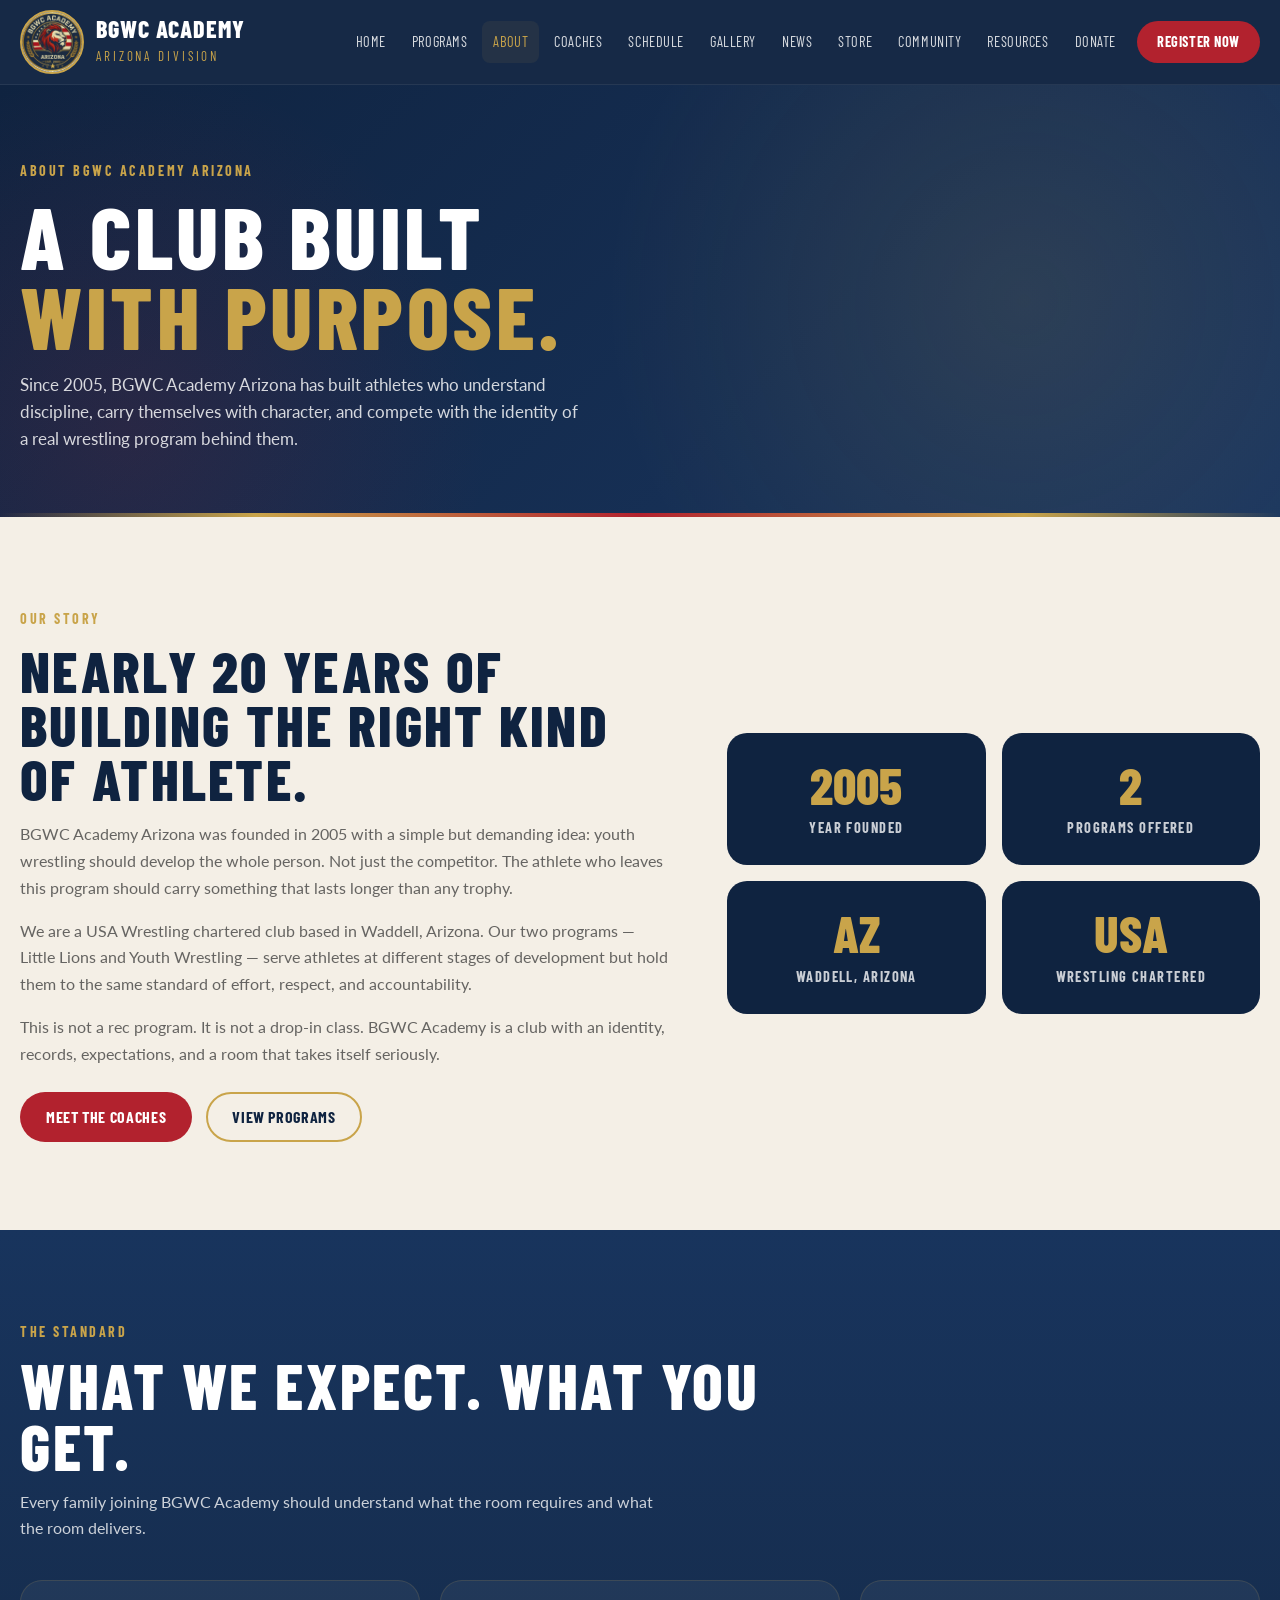
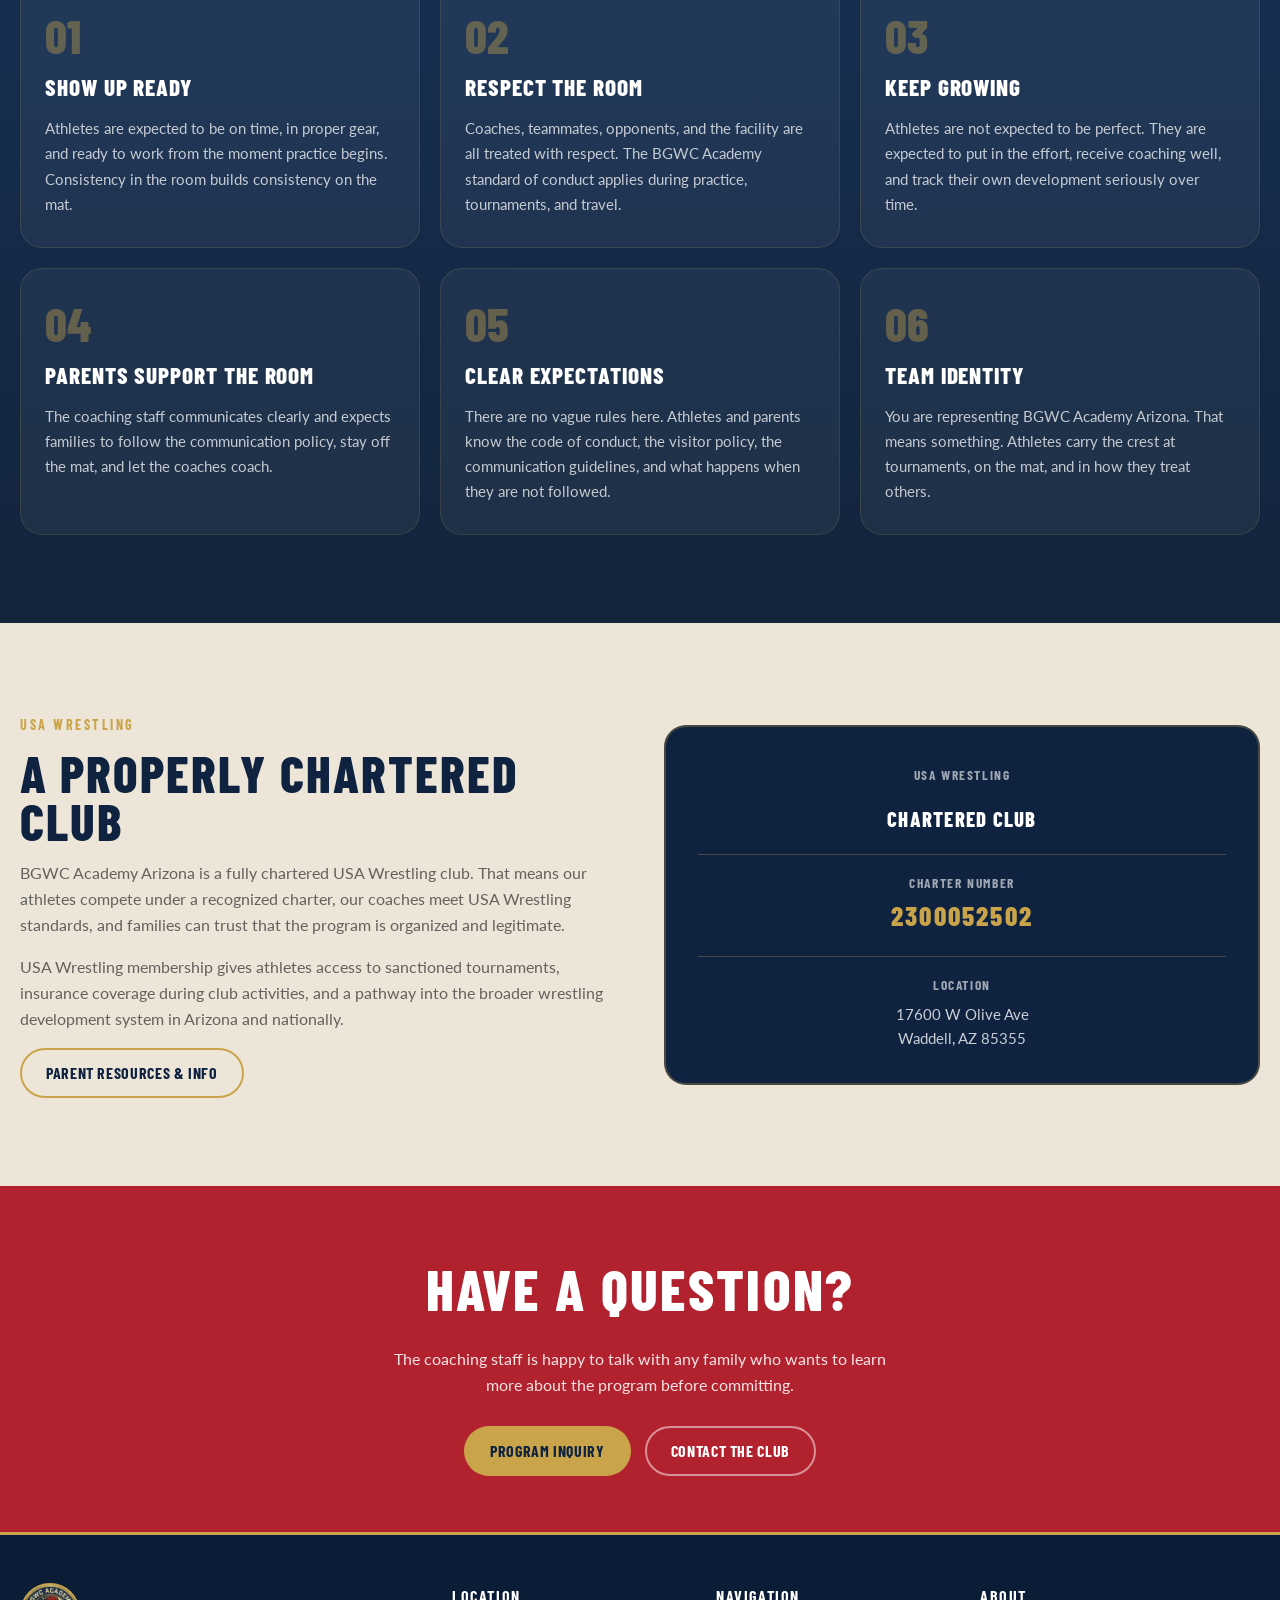
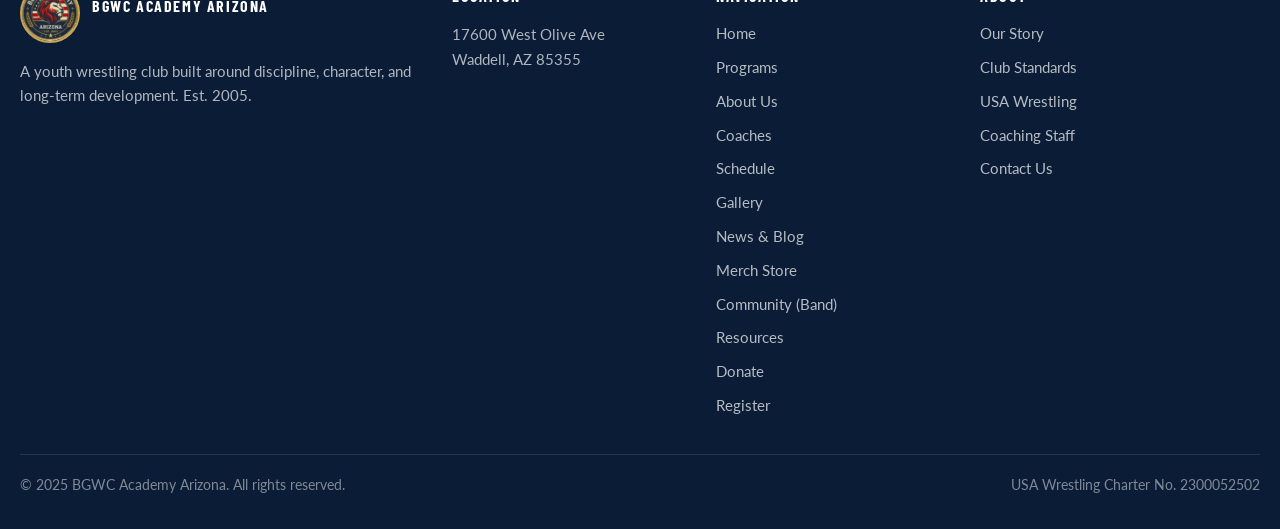
<file: about/index.html>
<!DOCTYPE html>
<html lang="en">
<head>
  <meta charset="UTF-8" />
  <meta name="viewport" content="width=device-width, initial-scale=1.0" />
  <title>About — BGWC Academy Arizona</title>
  <link rel="icon" type="image/png" href="../assets/BGWC_Academy_Logo_Transparent.png" />
  <link rel="stylesheet" href="../assets/site.css" />
  <style>
    .mission-section { background: var(--cream); }
    .mission-grid {
      display: grid;
      grid-template-columns: 1.1fr 0.9fr;
      gap: 56px;
      align-items: center;
    }
    .mission-copy h2 {
      color: var(--navy);
      font-size: clamp(2.4rem, 4.5vw, 3.8rem);
      font-weight: 800;
      line-height: 0.94;
      margin-bottom: 16px;
    }
    .mission-copy p {
      font-family: Lato, sans-serif;
      text-transform: none;
      letter-spacing: 0;
      color: rgba(51,51,51,0.74);
      font-size: 1rem;
      line-height: 1.68;
      margin-bottom: 16px;
    }
    .stat-grid {
      display: grid;
      grid-template-columns: 1fr 1fr;
      gap: 16px;
    }
    .stat-card {
      background: var(--navy);
      border-radius: 20px;
      padding: 26px 22px;
      text-align: center;
    }
    .stat-num {
      font-family: "Barlow Condensed", sans-serif;
      font-size: 3.2rem;
      font-weight: 800;
      color: var(--gold);
      line-height: 1;
      margin-bottom: 6px;
    }
    .stat-label {
      font-family: "Barlow Condensed", sans-serif;
      text-transform: uppercase;
      letter-spacing: 0.1em;
      font-size: 0.9rem;
      font-weight: 700;
      color: rgba(255,255,255,0.78);
    }

    /* standards */
    .standards-section {
      background: linear-gradient(180deg, #18345d, #13243B);
      color: var(--white);
    }
    .standards-section .section-head h2 { color: var(--white); }
    .standards-section .section-head p  { color: rgba(255,255,255,0.78); }
    .standards-grid {
      display: grid;
      grid-template-columns: repeat(3, 1fr);
      gap: 20px;
    }
    .standard-card {
      background: rgba(255,255,255,0.05);
      border: 1px solid rgba(201,164,74,0.16);
      border-radius: var(--radius);
      padding: 30px 24px;
    }
    .standard-num {
      font-family: "Barlow Condensed", sans-serif;
      font-size: 3rem;
      font-weight: 800;
      color: var(--gold);
      line-height: 1;
      opacity: 0.4;
      margin-bottom: 10px;
    }
    .standard-card h3 {
      color: var(--white);
      font-size: 1.45rem;
      font-weight: 800;
      margin-bottom: 10px;
    }
    .standard-card p {
      font-family: Lato, sans-serif;
      text-transform: none;
      letter-spacing: 0;
      color: rgba(255,255,255,0.74);
      font-size: 0.95rem;
      line-height: 1.65;
    }

    /* USA Wrestling */
    .charter-section { background: var(--cream-dark); }
    .charter-grid {
      display: grid;
      grid-template-columns: 1fr 1fr;
      gap: 48px;
      align-items: center;
    }
    .charter-copy h2 {
      color: var(--navy);
      font-size: clamp(2rem, 4vw, 3.2rem);
      font-weight: 800;
      margin-bottom: 14px;
      line-height: 0.95;
    }
    .charter-copy p {
      font-family: Lato, sans-serif;
      text-transform: none;
      letter-spacing: 0;
      color: rgba(51,51,51,0.74);
      font-size: 0.97rem;
      line-height: 1.68;
      margin-bottom: 16px;
    }
    .charter-badge {
      background: var(--navy);
      border-radius: var(--radius);
      padding: 32px;
      text-align: center;
      border: 2px solid rgba(201,164,74,0.3);
    }
    .charter-badge .badge-num {
      font-family: "Barlow Condensed", sans-serif;
      font-size: 1.7rem;
      font-weight: 800;
      color: var(--gold);
      letter-spacing: 0.08em;
    }
    .charter-badge .badge-label {
      font-family: "Barlow Condensed", sans-serif;
      text-transform: uppercase;
      letter-spacing: 0.12em;
      font-size: 0.84rem;
      font-weight: 700;
      color: rgba(255,255,255,0.6);
      margin-top: 6px;
    }
    .charter-badge .badge-title {
      font-family: "Barlow Condensed", sans-serif;
      text-transform: uppercase;
      letter-spacing: 0.06em;
      font-size: 1.3rem;
      font-weight: 800;
      color: var(--white);
      margin-top: 16px;
    }

    /* contact strip */
    .contact-strip {
      background: var(--red);
      color: var(--white);
      padding: 56px 0;
      text-align: center;
    }
    .contact-strip h2 {
      color: var(--white);
      font-size: clamp(2.4rem, 4.5vw, 3.8rem);
      font-weight: 800;
      margin-bottom: 12px;
    }
    .contact-strip p {
      font-family: Lato, sans-serif;
      text-transform: none;
      letter-spacing: 0;
      color: rgba(255,255,255,0.88);
      font-size: 1rem;
      max-width: 500px;
      margin: 0 auto 28px;
    }
    .contact-strip .btn-row { justify-content: center; }

    @media (max-width: 860px) {
      .mission-grid, .charter-grid { grid-template-columns: 1fr; }
      .standards-grid { grid-template-columns: 1fr 1fr; }
    }
    @media (max-width: 560px) {
      .standards-grid { grid-template-columns: 1fr; }
      .stat-grid { grid-template-columns: 1fr 1fr; }
    }
  </style>
</head>
<body>

<header>
  <div class="container header-inner">
    <a href="../index.html" class="brand">
      <div class="brand-mark">
        <img src="../assets/BGWC_Academy_Logo_Transparent.png" alt="BGWC Academy Arizona logo" />
      </div>
      <div>
        <div class="brand-name">BGWC Academy</div>
        <div class="brand-sub">Arizona Division</div>
      </div>
    </a>
    <button class="nav-toggle" aria-label="Toggle navigation" onclick="this.closest('header').querySelector('nav').classList.toggle('open')">
      <span></span><span></span><span></span>
    </button>
    <nav>
      <a class="nav-link" href="../index.html">Home</a>
      <a class="nav-link" href="../programs/index.html">Programs</a>
      <a class="nav-link active" href="../about/index.html">About</a>
      <a class="nav-link" href="../coaches/index.html">Coaches</a>
      <a class="nav-link" href="../schedule/index.html">Schedule</a>
      <a class="nav-link" href="../gallery/index.html">Gallery</a>
      <a class="nav-link" href="../blog/index.html">News</a>
      <a class="nav-link" href="../store/index.html">Store</a>
      <a class="nav-link" href="../community/index.html">Community</a>
      <a class="nav-link" href="../resources/index.html">Resources</a>
      <a class="nav-link" href="../donate/index.html">Donate</a>
      <a class="btn btn-primary nav-cta" href="../forms/index.html">Register Now</a>
    </nav>
  </div>
</header>

<div class="page-hero">
  <div class="container page-hero-inner">
    <div class="eyebrow">About BGWC Academy Arizona</div>
    <h1>A Club Built<br><span style="color:var(--gold);">With Purpose.</span></h1>
    <p>Since 2005, BGWC Academy Arizona has built athletes who understand discipline, carry themselves with character, and compete with the identity of a real wrestling program behind them.</p>
  </div>
</div>

<main>

<section class="mission-section">
  <div class="container">
    <div class="mission-grid">
      <div class="mission-copy">
        <div class="eyebrow">Our Story</div>
        <h2>Nearly 20 years of building the right kind of athlete.</h2>
        <p>BGWC Academy Arizona was founded in 2005 with a simple but demanding idea: youth wrestling should develop the whole person. Not just the competitor. The athlete who leaves this program should carry something that lasts longer than any trophy.</p>
        <p>We are a USA Wrestling chartered club based in Waddell, Arizona. Our two programs — Little Lions and Youth Wrestling — serve athletes at different stages of development but hold them to the same standard of effort, respect, and accountability.</p>
        <p>This is not a rec program. It is not a drop-in class. BGWC Academy is a club with an identity, records, expectations, and a room that takes itself seriously.</p>
        <div class="btn-row" style="margin-top:24px;">
          <a class="btn btn-primary" href="../coaches/index.html">Meet the Coaches</a>
          <a class="btn btn-outline-navy" href="../programs/index.html">View Programs</a>
        </div>
      </div>
      <div class="stat-grid">
        <div class="stat-card">
          <div class="stat-num">2005</div>
          <div class="stat-label">Year Founded</div>
        </div>
        <div class="stat-card">
          <div class="stat-num">2</div>
          <div class="stat-label">Programs Offered</div>
        </div>
        <div class="stat-card">
          <div class="stat-num">AZ</div>
          <div class="stat-label">Waddell, Arizona</div>
        </div>
        <div class="stat-card">
          <div class="stat-num">USA</div>
          <div class="stat-label">Wrestling Chartered</div>
        </div>
      </div>
    </div>
  </div>
</section>

<section class="standards-section">
  <div class="container">
    <div class="section-head">
      <div class="eyebrow">The Standard</div>
      <h2>What we expect. What you get.</h2>
      <p>Every family joining BGWC Academy should understand what the room requires and what the room delivers.</p>
    </div>
    <div class="standards-grid">
      <div class="standard-card">
        <div class="standard-num">01</div>
        <h3>Show Up Ready</h3>
        <p>Athletes are expected to be on time, in proper gear, and ready to work from the moment practice begins. Consistency in the room builds consistency on the mat.</p>
      </div>
      <div class="standard-card">
        <div class="standard-num">02</div>
        <h3>Respect the Room</h3>
        <p>Coaches, teammates, opponents, and the facility are all treated with respect. The BGWC Academy standard of conduct applies during practice, tournaments, and travel.</p>
      </div>
      <div class="standard-card">
        <div class="standard-num">03</div>
        <h3>Keep Growing</h3>
        <p>Athletes are not expected to be perfect. They are expected to put in the effort, receive coaching well, and track their own development seriously over time.</p>
      </div>
      <div class="standard-card">
        <div class="standard-num">04</div>
        <h3>Parents Support the Room</h3>
        <p>The coaching staff communicates clearly and expects families to follow the communication policy, stay off the mat, and let the coaches coach.</p>
      </div>
      <div class="standard-card">
        <div class="standard-num">05</div>
        <h3>Clear Expectations</h3>
        <p>There are no vague rules here. Athletes and parents know the code of conduct, the visitor policy, the communication guidelines, and what happens when they are not followed.</p>
      </div>
      <div class="standard-card">
        <div class="standard-num">06</div>
        <h3>Team Identity</h3>
        <p>You are representing BGWC Academy Arizona. That means something. Athletes carry the crest at tournaments, on the mat, and in how they treat others.</p>
      </div>
    </div>
  </div>
</section>

<section class="charter-section">
  <div class="container">
    <div class="charter-grid">
      <div class="charter-copy">
        <div class="eyebrow">USA Wrestling</div>
        <h2>A Properly Chartered Club</h2>
        <p>BGWC Academy Arizona is a fully chartered USA Wrestling club. That means our athletes compete under a recognized charter, our coaches meet USA Wrestling standards, and families can trust that the program is organized and legitimate.</p>
        <p>USA Wrestling membership gives athletes access to sanctioned tournaments, insurance coverage during club activities, and a pathway into the broader wrestling development system in Arizona and nationally.</p>
        <a class="btn btn-outline-navy" href="../resources/index.html">Parent Resources &amp; Info</a>
      </div>
      <div class="charter-badge">
        <div class="badge-label">USA Wrestling</div>
        <div class="badge-title">Chartered Club</div>
        <div style="height:1px;background:rgba(201,164,74,0.3);margin:18px 0;"></div>
        <div class="badge-label">Charter Number</div>
        <div class="badge-num">2300052502</div>
        <div style="height:1px;background:rgba(201,164,74,0.3);margin:18px 0;"></div>
        <div class="badge-label">Location</div>
        <div style="color:rgba(255,255,255,0.78);font-size:0.95rem;margin-top:6px;">17600 W Olive Ave<br>Waddell, AZ 85355</div>
      </div>
    </div>
  </div>
</section>

<section class="contact-strip" id="contact">
  <div class="container">
    <h2>Have a question?</h2>
    <p>The coaching staff is happy to talk with any family who wants to learn more about the program before committing.</p>
    <div class="btn-row">
      <a class="btn btn-gold" href="../forms/index.html#tab-inquiry">Program Inquiry</a>
      <a class="btn btn-outline-white" href="../forms/index.html#tab-contact">Contact the Club</a>
    </div>
  </div>
</section>

</main>

<footer>
  <div class="container">
    <div class="footer-grid">
      <div>
        <div class="footer-brand">
          <img src="../assets/BGWC_Academy_Logo_Transparent.png" alt="BGWC Academy Arizona" />
          <div><div class="footer-title">BGWC Academy Arizona</div></div>
        </div>
        <p class="footer-copy">A youth wrestling club built around discipline, character, and long-term development. Est. 2005.</p>
      </div>
      <div>
        <div class="footer-title">Location</div>
        <p class="footer-copy">17600 West Olive Ave<br>Waddell, AZ 85355</p>
      </div>
      <div>
                <div class="footer-title">Navigation</div>
        <div class="footer-links">
          <a href="../index.html">Home</a>
          <a href="../programs/index.html">Programs</a>
          <a href="../about/index.html">About Us</a>
          <a href="../coaches/index.html">Coaches</a>
          <a href="../schedule/index.html">Schedule</a>
          <a href="../gallery/index.html">Gallery</a>
          <a href="../blog/index.html">News &amp; Blog</a>
          <a href="../store/index.html">Merch Store</a>
          <a href="../community/index.html">Community (Band)</a>
          <a href="../resources/index.html">Resources</a>
          <a href="../donate/index.html">Donate</a>
          <a href="../forms/index.html">Register</a>
        </div>
      </div>
      <div>
        <div class="footer-title">About</div>
        <div class="footer-links">
          <a href="#mission">Our Story</a>
          <a href="#standards">Club Standards</a>
          <a href="#charter">USA Wrestling</a>
          <a href="../coaches/index.html">Coaching Staff</a>
          <a href="#contact">Contact Us</a>
        </div>
      </div>
    </div>
    <div class="footer-bottom">
      <span>&copy; 2025 BGWC Academy Arizona. All rights reserved.</span>
      <span>USA Wrestling Charter No. 2300052502</span>
    </div>
  </div>
</footer>

</body>
</html>
</file>
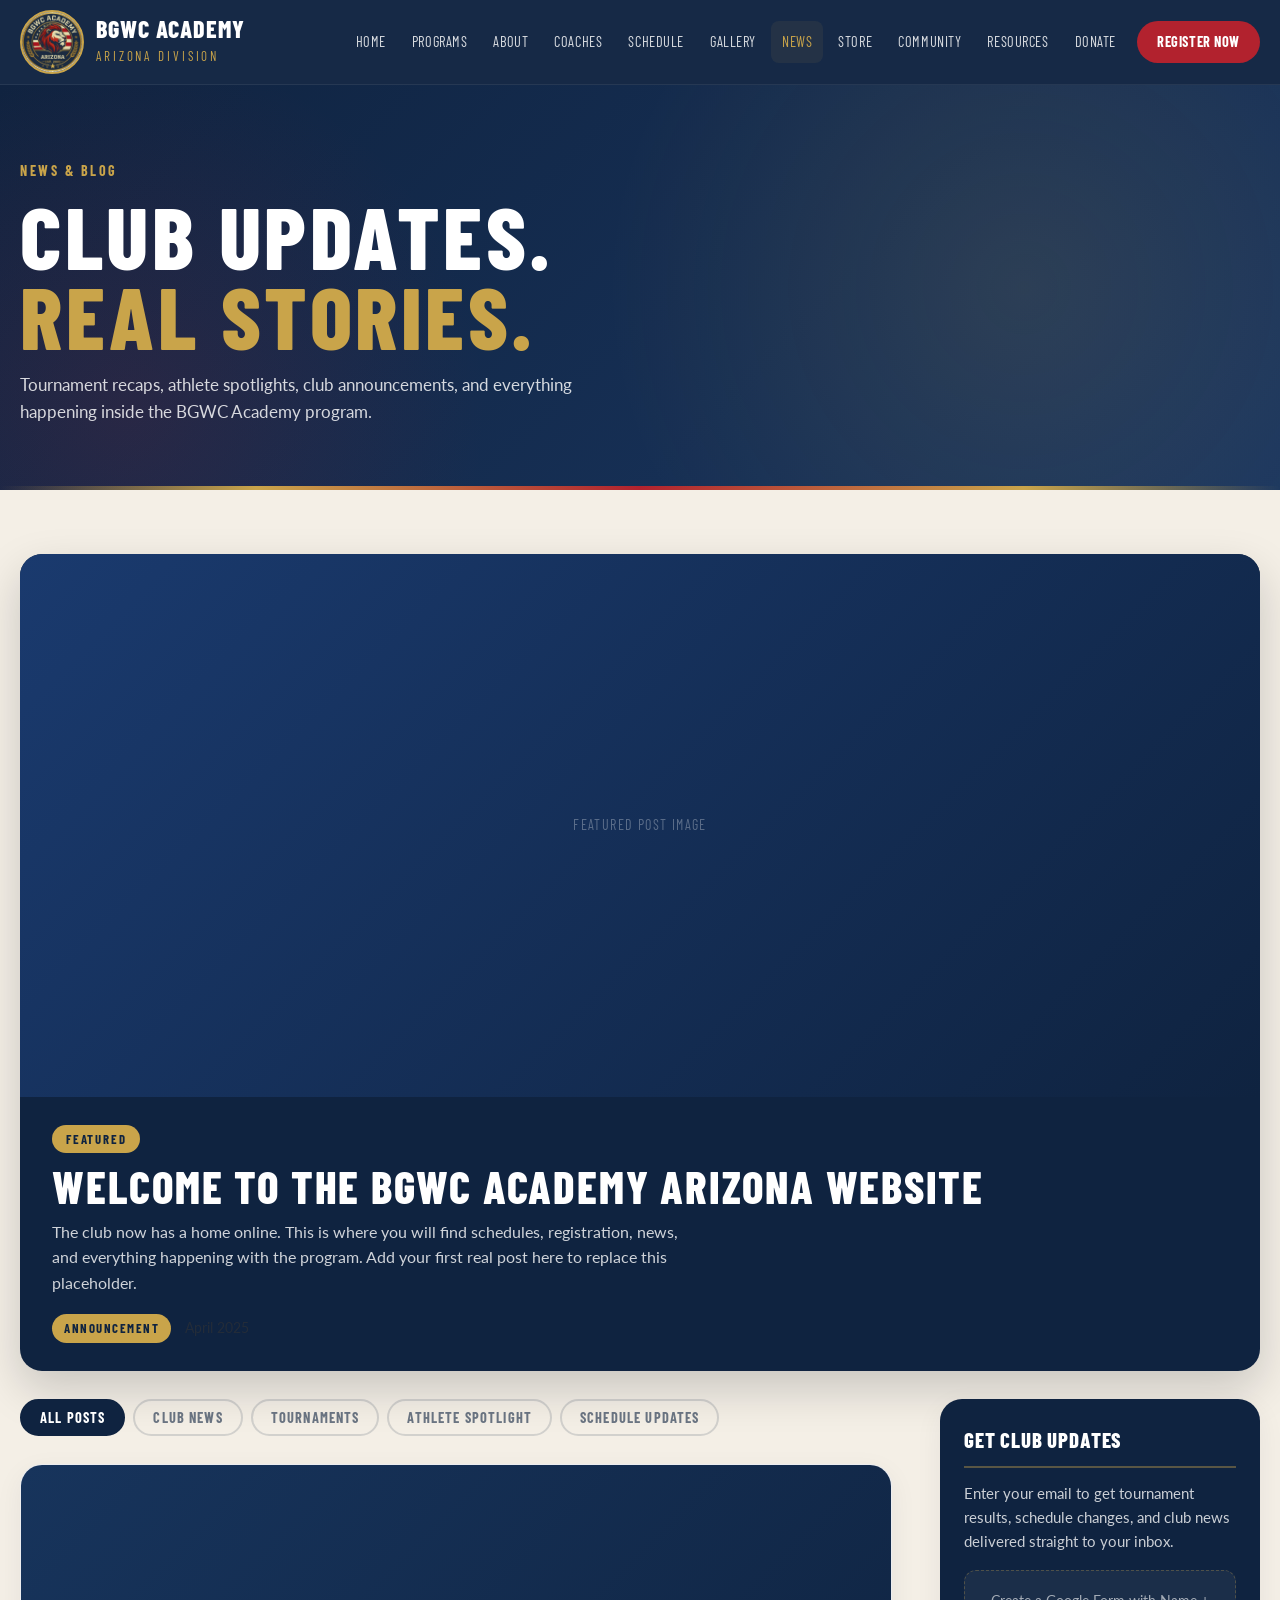
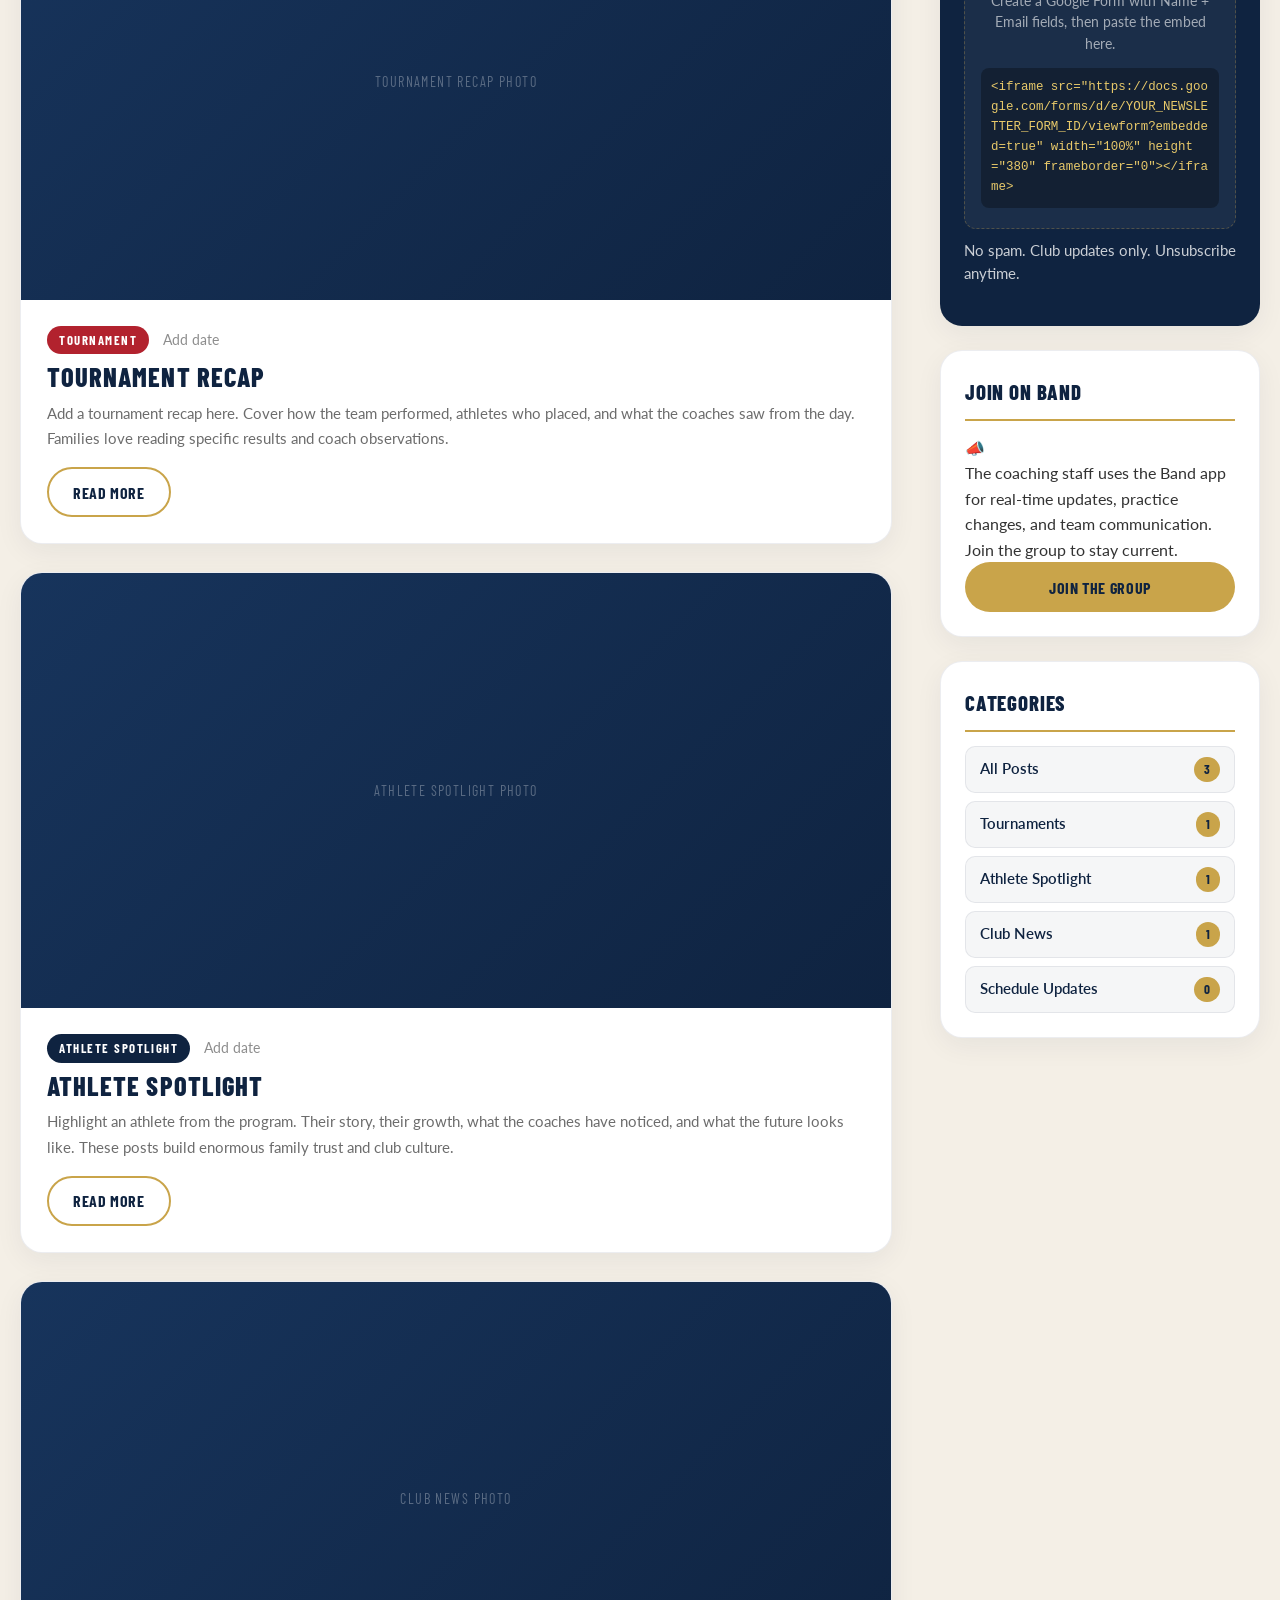
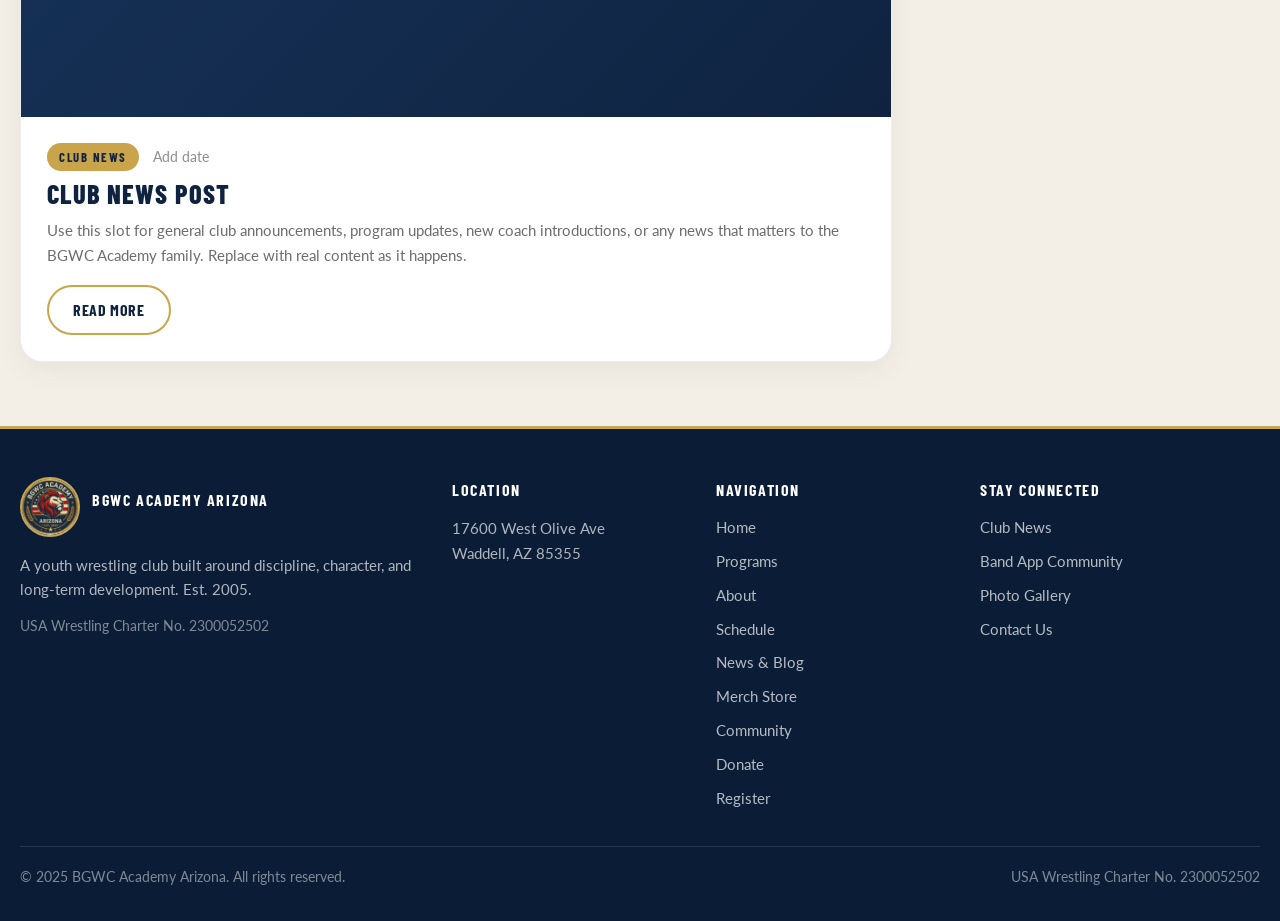
<file: blog/index.html>
<!DOCTYPE html>
<html lang="en">
<head>
  <meta charset="UTF-8" />
  <meta name="viewport" content="width=device-width, initial-scale=1.0" />
  <title>News &amp; Blog — BGWC Academy Arizona</title>
  <meta name="description" content="Club news, athlete spotlights, tournament recaps, and updates from BGWC Academy Arizona." />
  <link rel="icon" type="image/png" href="../assets/BGWC_Academy_Logo_Transparent.png" />
  <link rel="stylesheet" href="../assets/site.css" />
  <style>
    /* ── Blog layout ── */
    .blog-layout {
      display: grid;
      grid-template-columns: 1fr 320px;
      gap: 48px;
      align-items: start;
    }

    /* ── Post cards ── */
    .posts-list { display: grid; gap: 28px; }
    .post-card { overflow: hidden; transition: transform 0.2s; }
    .post-card:hover { transform: translateY(-3px); }
    .post-img {
      aspect-ratio: 16/8;
      background: linear-gradient(135deg, #17345c, #0F2340);
      overflow: hidden;
      display: grid;
      place-items: center;
      color: rgba(255,255,255,0.3);
      font-family: "Barlow Condensed", sans-serif;
      font-size: 0.88rem;
      letter-spacing: 0.1em;
      text-transform: uppercase;
    }
    .post-img img { width: 100%; height: 100%; object-fit: cover; }
    .post-body { padding: 26px; }
    .post-meta {
      display: flex;
      align-items: center;
      gap: 14px;
      margin-bottom: 10px;
    }
    .post-cat {
      font-family: "Barlow Condensed", sans-serif;
      font-size: 0.8rem;
      font-weight: 700;
      letter-spacing: 0.12em;
      text-transform: uppercase;
      color: var(--white);
      background: var(--red);
      border-radius: 999px;
      padding: 4px 12px;
    }
    .post-cat.gold { background: var(--gold); color: var(--navy); }
    .post-cat.navy { background: var(--navy); color: var(--white); }
    .post-date {
      font-size: 0.88rem;
      color: rgba(51,51,51,0.56);
      font-family: Lato, sans-serif;
      text-transform: none;
      letter-spacing: 0;
    }
    .post-body h2 {
      color: var(--navy);
      font-size: 1.65rem;
      font-weight: 800;
      line-height: 1;
      margin-bottom: 10px;
    }
    .post-body p {
      font-family: Lato, sans-serif;
      text-transform: none;
      letter-spacing: 0;
      color: rgba(51,51,51,0.72);
      font-size: 0.96rem;
      line-height: 1.65;
      margin-bottom: 16px;
    }

    /* ── Sidebar ── */
    .sidebar { display: grid; gap: 24px; }
    .sidebar-card { padding: 24px; }
    .sidebar-card h3 {
      color: var(--navy);
      font-size: 1.3rem;
      font-weight: 800;
      margin-bottom: 14px;
      padding-bottom: 10px;
      border-bottom: 2px solid var(--gold);
    }

    /* Newsletter signup */
    .newsletter-card {
      background: var(--navy);
      border: none;
      color: var(--white);
    }
    .newsletter-card h3 { color: var(--white); border-bottom-color: rgba(201,164,74,0.4); }
    .newsletter-card p {
      font-family: Lato, sans-serif;
      text-transform: none;
      letter-spacing: 0;
      color: rgba(255,255,255,0.78);
      font-size: 0.93rem;
      line-height: 1.6;
      margin-bottom: 16px;
    }
    .newsletter-note {
      font-family: Lato, sans-serif;
      text-transform: none;
      letter-spacing: 0;
      font-size: 0.82rem;
      color: rgba(255,255,255,0.5);
      margin-top: 10px;
    }

    /* ── Google Form newsletter embed ── */
    .newsletter-embed {
      border-radius: 14px;
      overflow: hidden;
      border: 1px solid rgba(201,164,74,0.2);
    }
    .newsletter-embed iframe { width: 100%; border: none; display: block; }
    .newsletter-placeholder {
      background: rgba(255,255,255,0.05);
      border: 1px dashed rgba(201,164,74,0.3);
      border-radius: 12px;
      padding: 20px 16px;
      text-align: center;
    }
    .newsletter-placeholder p {
      font-size: 0.85rem;
      color: rgba(255,255,255,0.6);
      margin-bottom: 12px;
    }
    .newsletter-placeholder code {
      display: block;
      font-family: monospace;
      font-size: 0.78rem;
      color: #e8c96a;
      word-break: break-all;
      background: rgba(0,0,0,0.3);
      border-radius: 8px;
      padding: 10px;
      text-align: left;
    }

    /* Category links */
    .cat-list { display: grid; gap: 8px; }
    .cat-link {
      display: flex;
      justify-content: space-between;
      align-items: center;
      padding: 10px 14px;
      background: rgba(15,35,64,0.04);
      border: 1px solid rgba(15,35,64,0.08);
      border-radius: 10px;
      font-size: 0.92rem;
      font-weight: 600;
      color: var(--navy);
      transition: background 0.15s;
      cursor: pointer;
    }
    .cat-link:hover { background: rgba(15,35,64,0.08); }
    .cat-count {
      background: var(--gold);
      color: var(--navy);
      font-family: "Barlow Condensed", sans-serif;
      font-size: 0.82rem;
      font-weight: 700;
      border-radius: 999px;
      padding: 2px 10px;
    }

    /* Band sidebar card -->
    .band-card {
      background: linear-gradient(135deg, #0F2340, #1a3660);
      border: none;
      text-align: center;
      color: var(--white);
    }
    .band-card h3 { color: var(--gold); border-bottom-color: rgba(201,164,74,0.3); }
    .band-logo-wrap {
      width: 72px;
      height: 72px;
      border-radius: 20px;
      background: rgba(255,255,255,0.1);
      border: 2px solid rgba(201,164,74,0.3);
      display: grid;
      place-items: center;
      margin: 0 auto 14px;
      font-size: 2rem;
    }
    .band-card p {
      font-family: Lato, sans-serif;
      text-transform: none;
      letter-spacing: 0;
      color: rgba(255,255,255,0.78);
      font-size: 0.9rem;
      line-height: 1.6;
      margin-bottom: 16px;
    }

    /* ── Category tabs ── */
    .blog-tabs {
      display: flex;
      gap: 8px;
      flex-wrap: wrap;
      margin-bottom: 28px;
    }
    .btab {
      background: none;
      border: 2px solid rgba(15,35,64,0.15);
      border-radius: 999px;
      padding: 8px 18px;
      font-family: "Barlow Condensed", sans-serif;
      font-size: 0.9rem;
      font-weight: 700;
      letter-spacing: 0.08em;
      text-transform: uppercase;
      color: rgba(15,35,64,0.6);
      cursor: pointer;
      transition: all 0.15s;
    }
    .btab:hover, .btab.active {
      background: var(--navy);
      border-color: var(--navy);
      color: var(--white);
    }

    /* ── Featured post ── */
    .featured-post {
      background: var(--navy);
      color: var(--white);
      border-radius: var(--radius);
      overflow: hidden;
      margin-bottom: 28px;
      box-shadow: var(--shadow);
    }
    .featured-img {
      aspect-ratio: 16/7;
      background: linear-gradient(135deg, #1a3a6e, #0F2340);
      display: grid;
      place-items: center;
      color: rgba(255,255,255,0.3);
      font-family: "Barlow Condensed", sans-serif;
      font-size: 0.88rem;
      text-transform: uppercase;
      letter-spacing: 0.1em;
      overflow: hidden;
    }
    .featured-img img { width: 100%; height: 100%; object-fit: cover; }
    .featured-body { padding: 28px 32px; }
    .featured-label {
      display: inline-block;
      background: var(--gold);
      color: var(--navy);
      font-family: "Barlow Condensed", sans-serif;
      font-size: 0.8rem;
      font-weight: 700;
      letter-spacing: 0.14em;
      text-transform: uppercase;
      border-radius: 999px;
      padding: 4px 14px;
      margin-bottom: 12px;
    }
    .featured-body h2 {
      color: var(--white);
      font-size: clamp(1.8rem, 3.5vw, 2.8rem);
      font-weight: 800;
      line-height: 0.95;
      margin-bottom: 12px;
    }
    .featured-body p {
      font-family: Lato, sans-serif;
      text-transform: none;
      letter-spacing: 0;
      color: rgba(255,255,255,0.8);
      font-size: 0.97rem;
      line-height: 1.65;
      margin-bottom: 18px;
      max-width: 640px;
    }

    @media (max-width: 960px) {
      .blog-layout { grid-template-columns: 1fr; }
      .sidebar { grid-template-columns: 1fr 1fr; }
    }
    @media (max-width: 580px) {
      .sidebar { grid-template-columns: 1fr; }
    }
  </style>
</head>
<body>

<header>
  <div class="container header-inner">
    <a href="../index.html" class="brand">
      <div class="brand-mark">
        <img src="../assets/BGWC_Academy_Logo_Transparent.png" alt="BGWC Academy Arizona logo" />
      </div>
      <div>
        <div class="brand-name">BGWC Academy</div>
        <div class="brand-sub">Arizona Division</div>
      </div>
    </a>
    <button class="nav-toggle" aria-label="Toggle navigation" onclick="this.closest('header').querySelector('nav').classList.toggle('open')">
      <span></span><span></span><span></span>
    </button>
    <nav>
      <a class="nav-link" href="../index.html">Home</a>
      <a class="nav-link" href="../programs/index.html">Programs</a>
      <a class="nav-link" href="../about/index.html">About</a>
      <a class="nav-link" href="../coaches/index.html">Coaches</a>
      <a class="nav-link" href="../schedule/index.html">Schedule</a>
      <a class="nav-link" href="../gallery/index.html">Gallery</a>
      <a class="nav-link active" href="index.html">News</a>
      <a class="nav-link" href="../store/index.html">Store</a>
      <a class="nav-link" href="../community/index.html">Community</a>
      <a class="nav-link" href="../resources/index.html">Resources</a>
      <a class="nav-link" href="../donate/index.html">Donate</a>
      <a class="btn btn-primary nav-cta" href="../forms/index.html">Register Now</a>
    </nav>
  </div>
</header>

<div class="page-hero">
  <div class="container page-hero-inner">
    <div class="eyebrow">News &amp; Blog</div>
    <h1>Club Updates.<br><span style="color:var(--gold);">Real Stories.</span></h1>
    <p>Tournament recaps, athlete spotlights, club announcements, and everything happening inside the BGWC Academy program.</p>
  </div>
</div>

<main>
<section style="background:var(--cream);padding:64px 0;">
  <div class="container">

    <!-- Featured Post -->
    <div class="featured-post">
      <div class="featured-img">
        <!-- Replace with: <img src="../assets/featured-post.jpg" alt="Featured post image" /> -->
        Featured post image
      </div>
      <div class="featured-body">
        <span class="featured-label">Featured</span>
        <h2>Welcome to the BGWC Academy Arizona Website</h2>
        <p>The club now has a home online. This is where you will find schedules, registration, news, and everything happening with the program. Add your first real post here to replace this placeholder.</p>
        <div class="post-meta" style="margin-bottom:0;">
          <span class="post-cat gold">Announcement</span>
          <span class="post-date">April 2025</span>
        </div>
      </div>
    </div>

    <div class="blog-layout">
      <!-- ── MAIN POSTS COLUMN ── -->
      <div>
        <!-- Category tabs -->
        <div class="blog-tabs">
          <button class="btab active" onclick="filterPosts('all',this)">All Posts</button>
          <button class="btab" onclick="filterPosts('news',this)">Club News</button>
          <button class="btab" onclick="filterPosts('tournament',this)">Tournaments</button>
          <button class="btab" onclick="filterPosts('spotlight',this)">Athlete Spotlight</button>
          <button class="btab" onclick="filterPosts('schedule',this)">Schedule Updates</button>
        </div>

        <!-- Posts -->
        <div class="posts-list" id="posts-list">

          <article class="card post-card" data-cat="tournament">
            <div class="post-img">Tournament recap photo</div>
            <div class="post-body">
              <div class="post-meta">
                <span class="post-cat">Tournament</span>
                <span class="post-date">Add date</span>
              </div>
              <h2>Tournament Recap</h2>
              <p>Add a tournament recap here. Cover how the team performed, athletes who placed, and what the coaches saw from the day. Families love reading specific results and coach observations.</p>
              <a class="btn btn-outline-navy" href="#">Read More</a>
            </div>
          </article>

          <article class="card post-card" data-cat="spotlight">
            <div class="post-img">Athlete spotlight photo</div>
            <div class="post-body">
              <div class="post-meta">
                <span class="post-cat navy">Athlete Spotlight</span>
                <span class="post-date">Add date</span>
              </div>
              <h2>Athlete Spotlight</h2>
              <p>Highlight an athlete from the program. Their story, their growth, what the coaches have noticed, and what the future looks like. These posts build enormous family trust and club culture.</p>
              <a class="btn btn-outline-navy" href="#">Read More</a>
            </div>
          </article>

          <article class="card post-card" data-cat="news">
            <div class="post-img">Club news photo</div>
            <div class="post-body">
              <div class="post-meta">
                <span class="post-cat gold">Club News</span>
                <span class="post-date">Add date</span>
              </div>
              <h2>Club News Post</h2>
              <p>Use this slot for general club announcements, program updates, new coach introductions, or any news that matters to the BGWC Academy family. Replace with real content as it happens.</p>
              <a class="btn btn-outline-navy" href="#">Read More</a>
            </div>
          </article>

        </div>

        <!--
          ════════════════════════════════════════════
          HOW TO ADD NEW POSTS:
          Copy the <article class="card post-card"> block above,
          paste it at the top of #posts-list, and update:
          - data-cat (news / tournament / spotlight / schedule)
          - post-cat class and label text
          - post-date
          - h2 title
          - p excerpt text
          - img src if you have a photo

          For a full blog with editing, consider connecting
          a free Blogger or Substack feed, or using Google Sites
          as a CMS with links back to this page.
          ════════════════════════════════════════════
        -->
      </div>

      <!-- ── SIDEBAR ── -->
      <aside class="sidebar">

        <!-- Newsletter signup (Google Form) -->
        <div class="card newsletter-card sidebar-card">
          <h3>Get Club Updates</h3>
          <p>Enter your email to get tournament results, schedule changes, and club news delivered straight to your inbox.</p>
          <!--
            HOW TO ADD THE NEWSLETTER FORM:
            1. Create a Google Form with just a Name and Email field
            2. Set the title to "BGWC Academy Email Updates"
            3. Click Send → embed icon → copy the iframe
            4. Replace the placeholder below with that iframe
               and set height to about 380px
          -->
          <div class="newsletter-placeholder">
            <p>Create a Google Form with Name + Email fields, then paste the embed here.</p>
            <code>&lt;iframe src="https://docs.google.com/forms/d/e/YOUR_NEWSLETTER_FORM_ID/viewform?embedded=true" width="100%" height="380" frameborder="0"&gt;&lt;/iframe&gt;</code>
          </div>
          <p class="newsletter-note">No spam. Club updates only. Unsubscribe anytime.</p>
        </div>

        <!-- Band app card -->
        <div class="card band-card sidebar-card">
          <h3>Join on Band</h3>
          <div class="band-logo-wrap">📣</div>
          <p>The coaching staff uses the Band app for real-time updates, practice changes, and team communication. Join the group to stay current.</p>
          <a class="btn btn-gold" href="../community/index.html" style="width:100%;justify-content:center;">Join the Group</a>
        </div>

        <!-- Categories -->
        <div class="card sidebar-card">
          <h3>Categories</h3>
          <div class="cat-list">
            <div class="cat-link" onclick="filterPosts('all', null)">All Posts <span class="cat-count">3</span></div>
            <div class="cat-link" onclick="filterPosts('tournament', null)">Tournaments <span class="cat-count">1</span></div>
            <div class="cat-link" onclick="filterPosts('spotlight', null)">Athlete Spotlight <span class="cat-count">1</span></div>
            <div class="cat-link" onclick="filterPosts('news', null)">Club News <span class="cat-count">1</span></div>
            <div class="cat-link" onclick="filterPosts('schedule', null)">Schedule Updates <span class="cat-count">0</span></div>
          </div>
        </div>

      </aside>
    </div>
  </div>
</section>
</main>

<footer>
  <div class="container">
    <div class="footer-grid">
      <div>
        <div class="footer-brand">
          <img src="../assets/BGWC_Academy_Logo_Transparent.png" alt="BGWC Academy Arizona" />
          <div><div class="footer-title">BGWC Academy Arizona</div></div>
        </div>
        <p class="footer-copy">A youth wrestling club built around discipline, character, and long-term development. Est. 2005.</p>
        <p style="font-size:0.85rem;color:rgba(255,255,255,0.48);margin-top:14px;">USA Wrestling Charter No. 2300052502</p>
      </div>
      <div>
        <div class="footer-title">Location</div>
        <p class="footer-copy">17600 West Olive Ave<br>Waddell, AZ 85355</p>
      </div>
      <div>
        <div class="footer-title">Navigation</div>
        <div class="footer-links">
          <a href="../index.html">Home</a>
          <a href="../programs/index.html">Programs</a>
          <a href="../about/index.html">About</a>
          <a href="../schedule/index.html">Schedule</a>
          <a href="index.html">News &amp; Blog</a>
          <a href="../store/index.html">Merch Store</a>
          <a href="../community/index.html">Community</a>
          <a href="../donate/index.html">Donate</a>
          <a href="../forms/index.html">Register</a>
        </div>
      </div>
      <div>
        <div class="footer-title">Stay Connected</div>
        <div class="footer-links">
          <a href="index.html">Club News</a>
          <a href="../community/index.html">Band App Community</a>
          <a href="../gallery/index.html">Photo Gallery</a>
          <a href="../forms/index.html#tab-contact">Contact Us</a>
        </div>
      </div>
    </div>
    <div class="footer-bottom">
      <span>&copy; 2025 BGWC Academy Arizona. All rights reserved.</span>
      <span>USA Wrestling Charter No. 2300052502</span>
    </div>
  </div>
</footer>

<script>
  function filterPosts(cat, btn) {
    document.querySelectorAll('.post-card').forEach(card => {
      card.style.display = (cat === 'all' || card.dataset.cat === cat) ? 'block' : 'none';
    });
    if (btn) {
      document.querySelectorAll('.btab').forEach(b => b.classList.remove('active'));
      btn.classList.add('active');
    }
  }
</script>
</body>
</html>
</file>
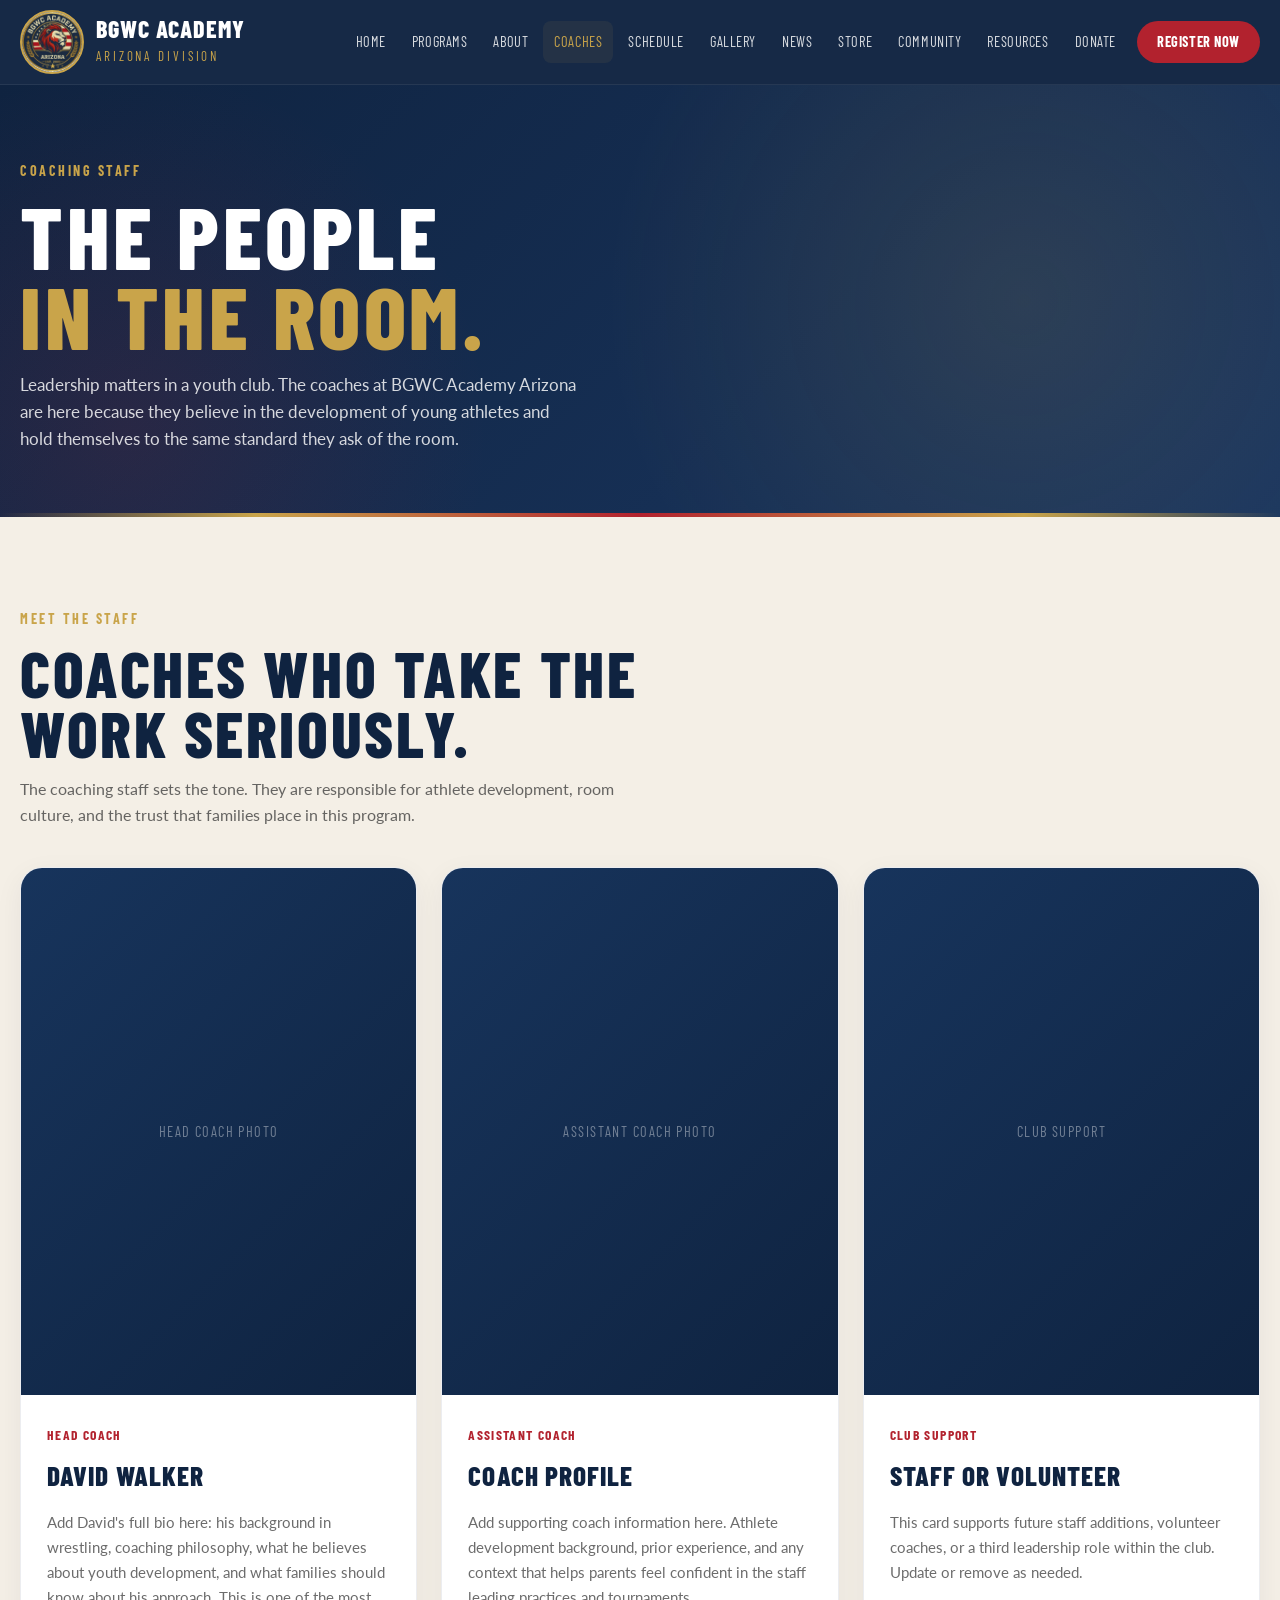
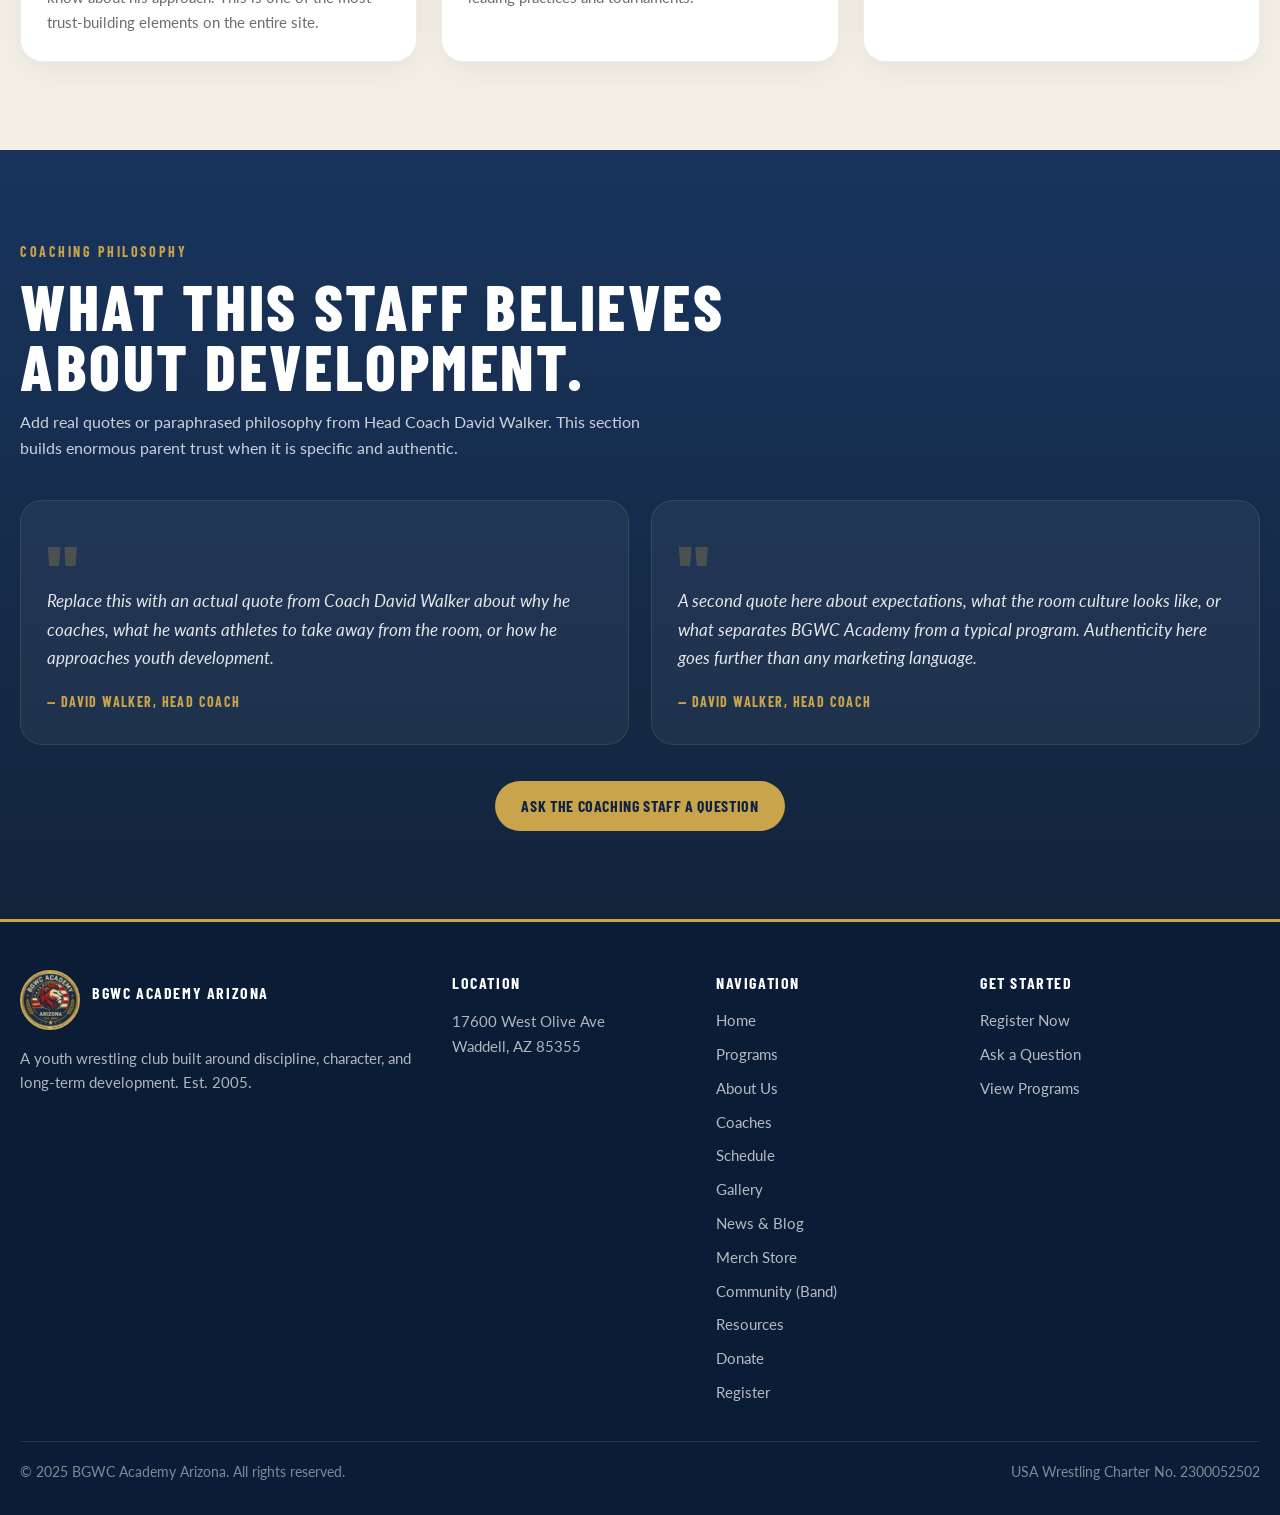
<file: coaches/index.html>
<!DOCTYPE html>
<html lang="en">
<head>
  <meta charset="UTF-8" />
  <meta name="viewport" content="width=device-width, initial-scale=1.0" />
  <title>Coaches — BGWC Academy Arizona</title>
  <link rel="icon" type="image/png" href="../assets/BGWC_Academy_Logo_Transparent.png" />
  <link rel="stylesheet" href="../assets/site.css" />
  <style>
    .coaches-intro { background: var(--cream); }
    .coaches-grid {
      display: grid;
      grid-template-columns: repeat(3, 1fr);
      gap: 24px;
    }
    .coach-card { overflow: hidden; transition: transform 0.2s; }
    .coach-card:hover { transform: translateY(-4px); }
    .coach-photo {
      aspect-ratio: 3/4;
      background: linear-gradient(135deg, #17345c, #0F2340);
      display: grid;
      place-items: center;
      color: rgba(255,255,255,0.4);
      font-family: "Barlow Condensed", sans-serif;
      font-size: 0.9rem;
      text-transform: uppercase;
      letter-spacing: 0.1em;
      overflow: hidden;
    }
    .coach-photo img { width: 100%; height: 100%; object-fit: cover; }
    .coach-body { padding: 26px; }
    .coach-role {
      display: inline-block;
      color: var(--red);
      font-family: "Barlow Condensed", sans-serif;
      font-size: 0.85rem;
      font-weight: 700;
      letter-spacing: 0.1em;
      text-transform: uppercase;
      margin-bottom: 8px;
    }
    .coach-body h3 {
      color: var(--navy);
      font-size: 1.7rem;
      font-weight: 800;
      margin-bottom: 12px;
    }
    .coach-body p {
      font-family: Lato, sans-serif;
      text-transform: none;
      letter-spacing: 0;
      color: rgba(51,51,51,0.72);
      font-size: 0.95rem;
      line-height: 1.65;
    }

    /* philosophy section */
    .philosophy {
      background: linear-gradient(180deg, #18345d, #13243B);
      color: var(--white);
    }
    .philosophy .section-head h2 { color: var(--white); }
    .philosophy .section-head p { color: rgba(255,255,255,0.78); }
    .quote-grid {
      display: grid;
      grid-template-columns: 1fr 1fr;
      gap: 22px;
    }
    .quote-card {
      background: rgba(255,255,255,0.05);
      border: 1px solid rgba(201,164,74,0.16);
      border-radius: var(--radius);
      padding: 30px 26px;
      position: relative;
    }
    .quote-mark {
      font-family: "Barlow Condensed", sans-serif;
      font-size: 5rem;
      font-weight: 800;
      color: var(--gold);
      opacity: 0.25;
      line-height: 1;
      margin-bottom: -24px;
    }
    .quote-card p {
      font-family: Lato, sans-serif;
      text-transform: none;
      letter-spacing: 0;
      font-size: 1.05rem;
      font-style: italic;
      color: rgba(255,255,255,0.88);
      line-height: 1.7;
      margin-bottom: 18px;
    }
    .quote-attr {
      font-family: "Barlow Condensed", sans-serif;
      text-transform: uppercase;
      letter-spacing: 0.1em;
      font-size: 0.88rem;
      font-weight: 700;
      color: var(--gold);
    }

    @media (max-width: 860px) {
      .coaches-grid { grid-template-columns: 1fr 1fr; }
      .quote-grid   { grid-template-columns: 1fr; }
    }
    @media (max-width: 560px) {
      .coaches-grid { grid-template-columns: 1fr; }
    }
  </style>
</head>
<body>

<header>
  <div class="container header-inner">
    <a href="../index.html" class="brand">
      <div class="brand-mark">
        <img src="../assets/BGWC_Academy_Logo_Transparent.png" alt="BGWC Academy Arizona logo" />
      </div>
      <div>
        <div class="brand-name">BGWC Academy</div>
        <div class="brand-sub">Arizona Division</div>
      </div>
    </a>
    <button class="nav-toggle" aria-label="Toggle navigation" onclick="this.closest('header').querySelector('nav').classList.toggle('open')">
      <span></span><span></span><span></span>
    </button>
    <nav>
      <a class="nav-link" href="../index.html">Home</a>
      <a class="nav-link" href="../programs/index.html">Programs</a>
      <a class="nav-link" href="../about/index.html">About</a>
      <a class="nav-link active" href="../coaches/index.html">Coaches</a>
      <a class="nav-link" href="../schedule/index.html">Schedule</a>
      <a class="nav-link" href="../gallery/index.html">Gallery</a>
      <a class="nav-link" href="../blog/index.html">News</a>
      <a class="nav-link" href="../store/index.html">Store</a>
      <a class="nav-link" href="../community/index.html">Community</a>
      <a class="nav-link" href="../resources/index.html">Resources</a>
      <a class="nav-link" href="../donate/index.html">Donate</a>
      <a class="btn btn-primary nav-cta" href="../forms/index.html">Register Now</a>
    </nav>
  </div>
</header>

<div class="page-hero">
  <div class="container page-hero-inner">
    <div class="eyebrow">Coaching Staff</div>
    <h1>The People<br><span style="color:var(--gold);">In the Room.</span></h1>
    <p>Leadership matters in a youth club. The coaches at BGWC Academy Arizona are here because they believe in the development of young athletes and hold themselves to the same standard they ask of the room.</p>
  </div>
</div>

<main>

<section class="coaches-intro">
  <div class="container">
    <div class="section-head">
      <div class="eyebrow">Meet the Staff</div>
      <h2>Coaches who take the work seriously.</h2>
      <p>The coaching staff sets the tone. They are responsible for athlete development, room culture, and the trust that families place in this program.</p>
    </div>
    <div class="coaches-grid">

      <article class="card coach-card">
        <div class="coach-photo">
          <!--  Replace with: <img src="../assets/david-walker.jpg" alt="Coach David Walker" /> -->
          Head Coach Photo
        </div>
        <div class="coach-body">
          <span class="coach-role">Head Coach</span>
          <h3>David Walker</h3>
          <p>Add David's full bio here: his background in wrestling, coaching philosophy, what he believes about youth development, and what families should know about his approach. This is one of the most trust-building elements on the entire site.</p>
        </div>
      </article>

      <article class="card coach-card">
        <div class="coach-photo">
          <!-- Replace with actual coach photo -->
          Assistant Coach Photo
        </div>
        <div class="coach-body">
          <span class="coach-role">Assistant Coach</span>
          <h3>Coach Profile</h3>
          <p>Add supporting coach information here. Athlete development background, prior experience, and any context that helps parents feel confident in the staff leading practices and tournaments.</p>
        </div>
      </article>

      <article class="card coach-card">
        <div class="coach-photo">
          <!-- Replace with actual photo or remove card -->
          Club Support
        </div>
        <div class="coach-body">
          <span class="coach-role">Club Support</span>
          <h3>Staff or Volunteer</h3>
          <p>This card supports future staff additions, volunteer coaches, or a third leadership role within the club. Update or remove as needed.</p>
        </div>
      </article>

    </div>
  </div>
</section>

<section class="philosophy">
  <div class="container">
    <div class="section-head">
      <div class="eyebrow">Coaching Philosophy</div>
      <h2>What this staff believes about development.</h2>
      <p>Add real quotes or paraphrased philosophy from Head Coach David Walker. This section builds enormous parent trust when it is specific and authentic.</p>
    </div>
    <div class="quote-grid">
      <div class="quote-card">
        <div class="quote-mark">"</div>
        <p>Replace this with an actual quote from Coach David Walker about why he coaches, what he wants athletes to take away from the room, or how he approaches youth development.</p>
        <div class="quote-attr">— David Walker, Head Coach</div>
      </div>
      <div class="quote-card">
        <div class="quote-mark">"</div>
        <p>A second quote here about expectations, what the room culture looks like, or what separates BGWC Academy from a typical program. Authenticity here goes further than any marketing language.</p>
        <div class="quote-attr">— David Walker, Head Coach</div>
      </div>
    </div>
    <div class="btn-row" style="margin-top:36px;justify-content:center;">
      <a class="btn btn-gold" href="../forms/index.html#tab-inquiry">Ask the Coaching Staff a Question</a>
    </div>
  </div>
</section>

</main>

<footer>
  <div class="container">
    <div class="footer-grid">
      <div>
        <div class="footer-brand">
          <img src="../assets/BGWC_Academy_Logo_Transparent.png" alt="BGWC Academy Arizona" />
          <div><div class="footer-title">BGWC Academy Arizona</div></div>
        </div>
        <p class="footer-copy">A youth wrestling club built around discipline, character, and long-term development. Est. 2005.</p>
      </div>
      <div>
        <div class="footer-title">Location</div>
        <p class="footer-copy">17600 West Olive Ave<br>Waddell, AZ 85355</p>
      </div>
      <div>
                <div class="footer-title">Navigation</div>
        <div class="footer-links">
          <a href="../index.html">Home</a>
          <a href="../programs/index.html">Programs</a>
          <a href="../about/index.html">About Us</a>
          <a href="../coaches/index.html">Coaches</a>
          <a href="../schedule/index.html">Schedule</a>
          <a href="../gallery/index.html">Gallery</a>
          <a href="../blog/index.html">News &amp; Blog</a>
          <a href="../store/index.html">Merch Store</a>
          <a href="../community/index.html">Community (Band)</a>
          <a href="../resources/index.html">Resources</a>
          <a href="../donate/index.html">Donate</a>
          <a href="../forms/index.html">Register</a>
        </div>
      </div>
      <div>
        <div class="footer-title">Get Started</div>
        <div class="footer-links">
          <a href="../forms/index.html">Register Now</a>
          <a href="../forms/index.html#tab-inquiry">Ask a Question</a>
          <a href="../programs/index.html">View Programs</a>
        </div>
      </div>
    </div>
    <div class="footer-bottom">
      <span>&copy; 2025 BGWC Academy Arizona. All rights reserved.</span>
      <span>USA Wrestling Charter No. 2300052502</span>
    </div>
  </div>
</footer>

</body>
</html>
</file>
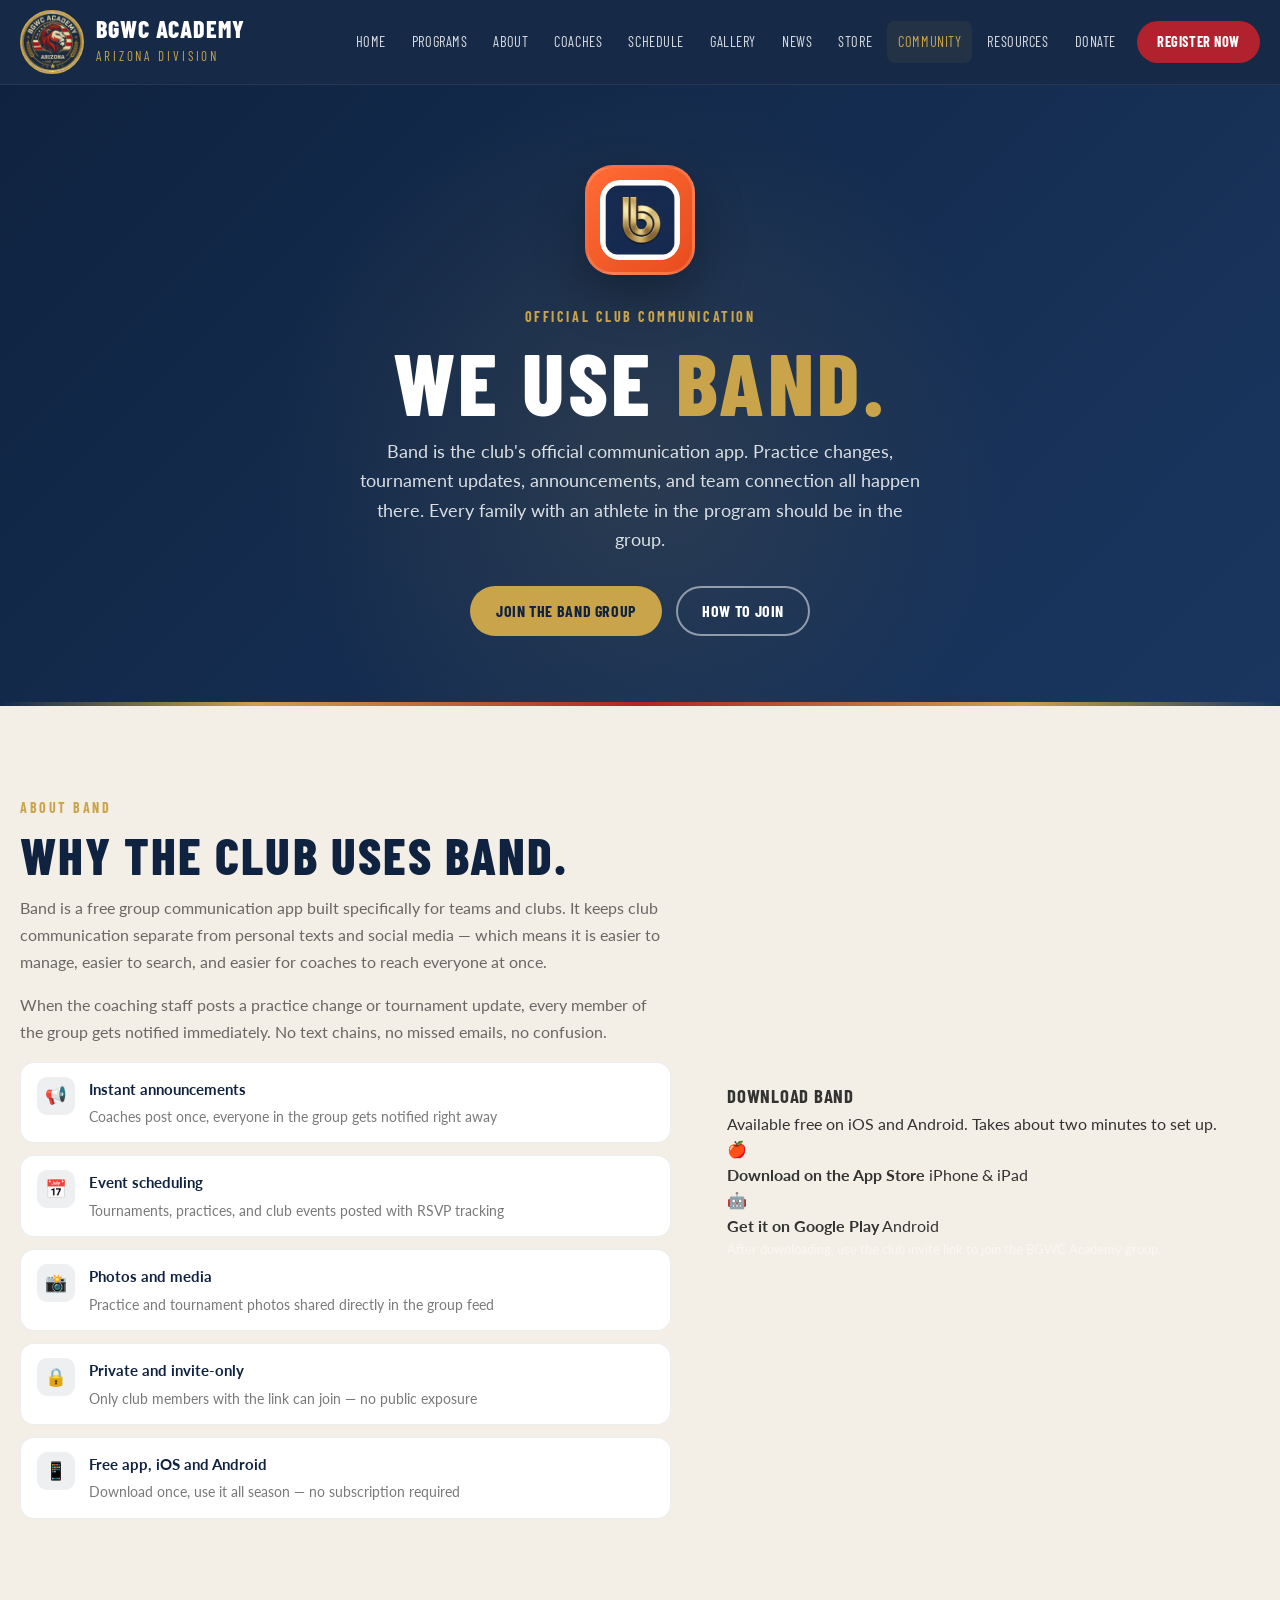
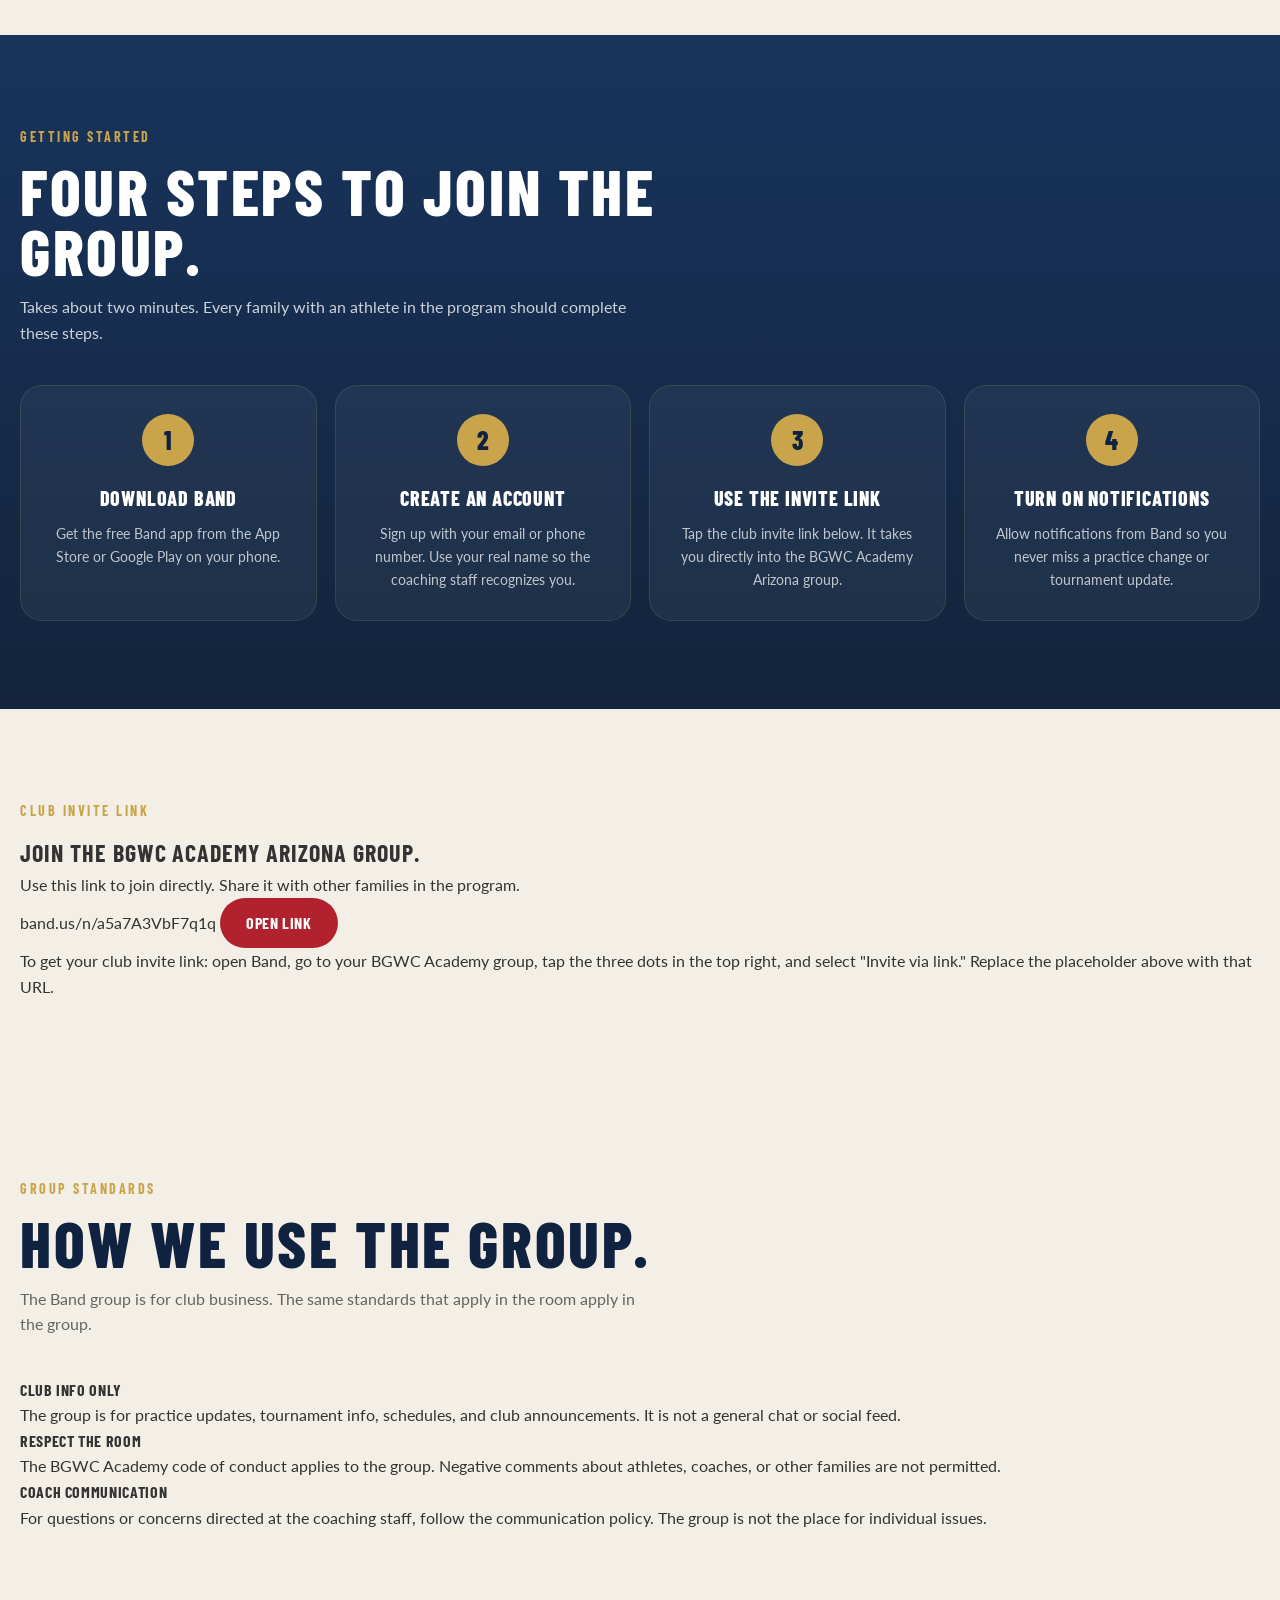
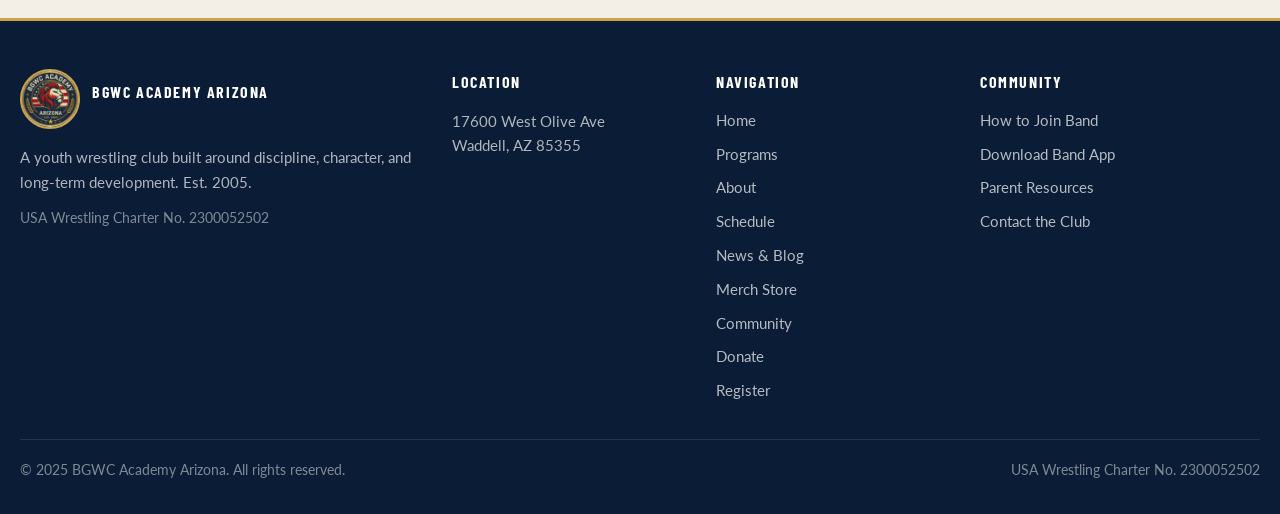
<file: community/index.html>
<!DOCTYPE html>
<html lang="en">
<head>
  <meta charset="UTF-8" />
  <meta name="viewport" content="width=device-width, initial-scale=1.0" />
  <title>Community — BGWC Academy Arizona</title>
  <meta name="description" content="Join the BGWC Academy Arizona community on Band — the club's official communication app for schedules, updates, and team connection." />
  <link rel="icon" type="image/png" href="../assets/BGWC_Academy_Logo_Transparent.png" />
  <link rel="stylesheet" href="../assets/site.css" />
  <style>
    /* ── Band hero ── */
    .band-hero {
      background: linear-gradient(135deg, #0F2340 0%, #1a3660 100%);
      color: var(--white);
      padding: 80px 0 70px;
      position: relative;
      overflow: hidden;
      text-align: center;
    }
    .band-hero::before {
      content: "";
      position: absolute;
      inset: 0;
      background: radial-gradient(circle at 50% 60%, rgba(201,164,74,0.12), transparent 50%);
    }
    .band-hero::after {
      content: "";
      position: absolute;
      bottom: 0; left: 0; right: 0;
      height: 4px;
      background: linear-gradient(90deg, transparent, var(--gold) 20%, var(--red) 50%, var(--gold) 80%, transparent);
    }
    .band-hero-inner { position: relative; z-index: 1; }
    .band-app-icon {
      width: 110px;
      height: 110px;
      border-radius: 28px;
      background: linear-gradient(135deg, #ff6b35, #e84c1e);
      display: grid;
      place-items: center;
      margin: 0 auto 28px;
      box-shadow: 0 20px 50px rgba(0,0,0,0.3);
      border: 3px solid rgba(255,255,255,0.15);
      font-size: 3rem;
    }
    .band-hero h1 {
      font-size: clamp(3rem, 7vw, 5.5rem);
      font-weight: 800;
      line-height: 0.92;
      margin-bottom: 16px;
    }
    .band-hero p {
      font-family: Lato, sans-serif;
      text-transform: none;
      letter-spacing: 0;
      font-size: 1.1rem;
      color: rgba(255,255,255,0.84);
      max-width: 560px;
      margin: 0 auto 32px;
      line-height: 1.65;
    }
    .band-hero .btn-row { justify-content: center; }

    /* ── What is Band section ── */
    .what-is-band { background: var(--cream); }
    .band-explain-grid {
      display: grid;
      grid-template-columns: 1.1fr 0.9fr;
      gap: 56px;
      align-items: center;
    }
    .band-explain-copy h2 {
      color: var(--navy);
      font-size: clamp(2.2rem, 4vw, 3.4rem);
      font-weight: 800;
      line-height: 0.94;
      margin-bottom: 16px;
    }
    .band-explain-copy p {
      font-family: Lato, sans-serif;
      text-transform: none;
      letter-spacing: 0;
      color: rgba(51,51,51,0.72);
      font-size: 1rem;
      line-height: 1.68;
      margin-bottom: 16px;
    }
    .band-feature-list { display: grid; gap: 12px; margin-bottom: 28px; }
    .band-feature {
      display: flex;
      align-items: flex-start;
      gap: 14px;
      background: var(--white);
      border: 1px solid rgba(15,35,64,0.08);
      border-radius: 14px;
      padding: 14px 16px;
    }
    .band-feature-icon {
      width: 38px;
      height: 38px;
      border-radius: 10px;
      background: rgba(15,35,64,0.07);
      display: grid;
      place-items: center;
      flex: 0 0 auto;
      font-size: 1.1rem;
    }
    .band-feature-text strong {
      display: block;
      font-size: 0.95rem;
      font-weight: 700;
      color: var(--navy);
      margin-bottom: 2px;
    }
    .band-feature-text span {
      font-size: 0.88rem;
      color: rgba(51,51,51,0.66);
    }

    /* App store badges visual -->
    .band-download-card {
      background: var(--navy);
      border-radius: var(--radius);
      padding: 36px 28px;
      text-align: center;
      border: 2px solid rgba(201,164,74,0.2);
    }
    .band-download-card h3 {
      color: var(--white);
      font-size: 1.5rem;
      font-weight: 800;
      margin-bottom: 8px;
    }
    .band-download-card p {
      font-family: Lato, sans-serif;
      text-transform: none;
      letter-spacing: 0;
      color: rgba(255,255,255,0.72);
      font-size: 0.92rem;
      margin-bottom: 22px;
      line-height: 1.6;
    }
    .store-badges {
      display: grid;
      gap: 12px;
      margin-bottom: 22px;
    }
    .store-badge {
      display: flex;
      align-items: center;
      gap: 12px;
      background: rgba(255,255,255,0.08);
      border: 1px solid rgba(255,255,255,0.16);
      border-radius: 12px;
      padding: 12px 16px;
      text-decoration: none;
      transition: background 0.15s;
    }
    .store-badge:hover { background: rgba(255,255,255,0.14); }
    .store-badge-icon { font-size: 1.5rem; }
    .store-badge-text strong {
      display: block;
      color: var(--white);
      font-size: 0.92rem;
      font-weight: 700;
    }
    .store-badge-text span {
      color: rgba(255,255,255,0.6);
      font-size: 0.8rem;
    }

    /* ── Join steps ── */
    .join-section {
      background: linear-gradient(180deg, #18345d, #13243B);
      color: var(--white);
    }
    .join-section .section-head h2 { color: var(--white); }
    .join-section .section-head p  { color: rgba(255,255,255,0.78); }
    .steps-grid {
      display: grid;
      grid-template-columns: repeat(4, 1fr);
      gap: 18px;
    }
    .step-card {
      background: rgba(255,255,255,0.05);
      border: 1px solid rgba(201,164,74,0.16);
      border-radius: var(--radius);
      padding: 28px 22px;
      text-align: center;
    }
    .step-num {
      width: 52px;
      height: 52px;
      border-radius: 50%;
      background: var(--gold);
      color: var(--navy);
      font-family: "Barlow Condensed", sans-serif;
      font-size: 1.6rem;
      font-weight: 800;
      display: grid;
      place-items: center;
      margin: 0 auto 16px;
    }
    .step-card h3 {
      color: var(--white);
      font-size: 1.25rem;
      font-weight: 800;
      margin-bottom: 8px;
    }
    .step-card p {
      font-family: Lato, sans-serif;
      text-transform: none;
      letter-spacing: 0;
      color: rgba(255,255,255,0.72);
      font-size: 0.9rem;
      line-height: 1.6;
    }

    /* ── Invite link section ── -->
    .invite-section { background: var(--cream-dark); text-align: center; padding: 72px 0; }
    .invite-section h2 {
      color: var(--navy);
      font-size: clamp(2rem, 4vw, 3.2rem);
      font-weight: 800;
      margin-bottom: 12px;
    }
    .invite-section p {
      font-family: Lato, sans-serif;
      text-transform: none;
      letter-spacing: 0;
      color: rgba(51,51,51,0.7);
      font-size: 1rem;
      max-width: 520px;
      margin: 0 auto 28px;
    }
    .invite-box {
      background: var(--white);
      border: 2px solid rgba(201,164,74,0.35);
      border-radius: var(--radius);
      padding: 28px 32px;
      max-width: 540px;
      margin: 0 auto 24px;
      display: flex;
      align-items: center;
      gap: 16px;
      flex-wrap: wrap;
      justify-content: center;
    }
    .invite-url {
      font-family: monospace;
      font-size: 1rem;
      color: var(--navy);
      font-weight: 700;
      background: rgba(15,35,64,0.05);
      border: 1px solid rgba(15,35,64,0.1);
      border-radius: 8px;
      padding: 10px 16px;
      flex: 1;
      min-width: 220px;
      text-align: center;
      word-break: break-all;
    }
    .invite-note {
      font-size: 0.88rem;
      color: rgba(51,51,51,0.56);
      max-width: 480px;
      margin: 0 auto;
    }

    /* ── Rules / expectations ── -->
    .rules-strip {
      background: var(--navy);
      color: var(--white);
      padding: 56px 0;
    }
    .rules-strip .section-head h2 { color: var(--white); }
    .rules-strip .section-head p  { color: rgba(255,255,255,0.78); }
    .rules-row {
      display: grid;
      grid-template-columns: repeat(3, 1fr);
      gap: 18px;
    }
    .rule-chip {
      background: rgba(255,255,255,0.05);
      border: 1px solid rgba(201,164,74,0.16);
      border-radius: 16px;
      padding: 20px 18px;
    }
    .rule-chip h4 {
      color: var(--gold);
      font-size: 1.1rem;
      font-weight: 800;
      margin-bottom: 7px;
    }
    .rule-chip p {
      font-family: Lato, sans-serif;
      text-transform: none;
      letter-spacing: 0;
      color: rgba(255,255,255,0.72);
      font-size: 0.9rem;
      line-height: 1.6;
    }

    @media (max-width: 900px) {
      .band-explain-grid { grid-template-columns: 1fr; }
      .steps-grid { grid-template-columns: 1fr 1fr; }
      .rules-row  { grid-template-columns: 1fr 1fr; }
    }
    @media (max-width: 560px) {
      .steps-grid { grid-template-columns: 1fr; }
      .rules-row  { grid-template-columns: 1fr; }
    }
  </style>
</head>
<body>

<header>
  <div class="container header-inner">
    <a href="../index.html" class="brand">
      <div class="brand-mark">
        <img src="../assets/BGWC_Academy_Logo_Transparent.png" alt="BGWC Academy Arizona logo" />
      </div>
      <div>
        <div class="brand-name">BGWC Academy</div>
        <div class="brand-sub">Arizona Division</div>
      </div>
    </a>
    <button class="nav-toggle" aria-label="Toggle navigation" onclick="this.closest('header').querySelector('nav').classList.toggle('open')">
      <span></span><span></span><span></span>
    </button>
    <nav>
      <a class="nav-link" href="../index.html">Home</a>
      <a class="nav-link" href="../programs/index.html">Programs</a>
      <a class="nav-link" href="../about/index.html">About</a>
      <a class="nav-link" href="../coaches/index.html">Coaches</a>
      <a class="nav-link" href="../schedule/index.html">Schedule</a>
      <a class="nav-link" href="../gallery/index.html">Gallery</a>
      <a class="nav-link" href="../blog/index.html">News</a>
      <a class="nav-link" href="../store/index.html">Store</a>
      <a class="nav-link active" href="index.html">Community</a>
      <a class="nav-link" href="../resources/index.html">Resources</a>
      <a class="nav-link" href="../donate/index.html">Donate</a>
      <a class="btn btn-primary nav-cta" href="../forms/index.html">Register Now</a>
    </nav>
  </div>
</header>

<!-- ── HERO ── -->
<div class="band-hero">
  <div class="container band-hero-inner">
    <div class="band-app-icon"><img src="../assets/icon-band.png" alt="Band App" style="width:80px;height:80px;object-fit:contain;border-radius:20px;" /></div>
    <div class="eyebrow">Official Club Communication</div>
    <h1>We Use <span style="color:var(--gold);">Band.</span></h1>
    <p>Band is the club's official communication app. Practice changes, tournament updates, announcements, and team connection all happen there. Every family with an athlete in the program should be in the group.</p>
    <div class="btn-row">
      <!--  REPLACE THIS HREF WITH YOUR ACTUAL BAND GROUP INVITE LINK  -->
      <a class="btn btn-gold" href="https://band.us/n/a5a7A3VbF7q1q" target="_blank" rel="noopener">Join the Band Group</a>
      <a class="btn btn-outline-white" href="#how-to-join">How to Join</a>
    </div>
  </div>
</div>

<main>

<!-- ── WHAT IS BAND ── -->
<section class="what-is-band">
  <div class="container">
    <div class="band-explain-grid">
      <div class="band-explain-copy">
        <div class="eyebrow">About Band</div>
        <h2>Why the club uses Band.</h2>
        <p>Band is a free group communication app built specifically for teams and clubs. It keeps club communication separate from personal texts and social media — which means it is easier to manage, easier to search, and easier for coaches to reach everyone at once.</p>
        <p>When the coaching staff posts a practice change or tournament update, every member of the group gets notified immediately. No text chains, no missed emails, no confusion.</p>
        <div class="band-feature-list">
          <div class="band-feature">
            <div class="band-feature-icon">📢</div>
            <div class="band-feature-text">
              <strong>Instant announcements</strong>
              <span>Coaches post once, everyone in the group gets notified right away</span>
            </div>
          </div>
          <div class="band-feature">
            <div class="band-feature-icon">📅</div>
            <div class="band-feature-text">
              <strong>Event scheduling</strong>
              <span>Tournaments, practices, and club events posted with RSVP tracking</span>
            </div>
          </div>
          <div class="band-feature">
            <div class="band-feature-icon">📸</div>
            <div class="band-feature-text">
              <strong>Photos and media</strong>
              <span>Practice and tournament photos shared directly in the group feed</span>
            </div>
          </div>
          <div class="band-feature">
            <div class="band-feature-icon">🔒</div>
            <div class="band-feature-text">
              <strong>Private and invite-only</strong>
              <span>Only club members with the link can join — no public exposure</span>
            </div>
          </div>
          <div class="band-feature">
            <div class="band-feature-icon">📱</div>
            <div class="band-feature-text">
              <strong>Free app, iOS and Android</strong>
              <span>Download once, use it all season — no subscription required</span>
            </div>
          </div>
        </div>
      </div>

      <div class="band-download-card">
        <h3>Download Band</h3>
        <p>Available free on iOS and Android. Takes about two minutes to set up.</p>
        <div class="store-badges">
          <a class="store-badge" href="https://apps.apple.com/us/app/band/id459608184" target="_blank" rel="noopener">
            <span class="store-badge-icon">🍎</span>
            <div class="store-badge-text">
              <strong>Download on the App Store</strong>
              <span>iPhone &amp; iPad</span>
            </div>
          </a>
          <a class="store-badge" href="https://play.google.com/store/apps/details?id=com.naver.band" target="_blank" rel="noopener">
            <span class="store-badge-icon">🤖</span>
            <div class="store-badge-text">
              <strong>Get it on Google Play</strong>
              <span>Android</span>
            </div>
          </a>
        </div>
        <p style="font-size:0.84rem;color:rgba(255,255,255,0.5);margin-bottom:0;">After downloading, use the club invite link to join the BGWC Academy group.</p>
      </div>
    </div>
  </div>
</section>

<!-- ── HOW TO JOIN ── -->
<section class="join-section" id="how-to-join">
  <div class="container">
    <div class="section-head">
      <div class="eyebrow">Getting Started</div>
      <h2>Four steps to join the group.</h2>
      <p>Takes about two minutes. Every family with an athlete in the program should complete these steps.</p>
    </div>
    <div class="steps-grid">
      <div class="step-card">
        <div class="step-num">1</div>
        <h3>Download Band</h3>
        <p>Get the free Band app from the App Store or Google Play on your phone.</p>
      </div>
      <div class="step-card">
        <div class="step-num">2</div>
        <h3>Create an Account</h3>
        <p>Sign up with your email or phone number. Use your real name so the coaching staff recognizes you.</p>
      </div>
      <div class="step-card">
        <div class="step-num">3</div>
        <h3>Use the Invite Link</h3>
        <p>Tap the club invite link below. It takes you directly into the BGWC Academy Arizona group.</p>
      </div>
      <div class="step-card">
        <div class="step-num">4</div>
        <h3>Turn On Notifications</h3>
        <p>Allow notifications from Band so you never miss a practice change or tournament update.</p>
      </div>
    </div>
  </div>
</section>

<!-- ── INVITE LINK ── -->
<section class="invite-section">
  <div class="container">
    <div class="eyebrow">Club Invite Link</div>
    <h2>Join the BGWC Academy Arizona group.</h2>
    <p>Use this link to join directly. Share it with other families in the program.</p>
    <div class="invite-box">
      <!--  REPLACE THE TEXT BELOW WITH YOUR ACTUAL BAND INVITE LINK  -->
      <span class="invite-url">band.us/n/a5a7A3VbF7q1q</span>
      <a class="btn btn-primary" href="https://band.us/n/a5a7A3VbF7q1q" target="_blank" rel="noopener">Open Link</a>
    </div>
    <p class="invite-note">To get your club invite link: open Band, go to your BGWC Academy group, tap the three dots in the top right, and select "Invite via link." Replace the placeholder above with that URL.</p>
  </div>
</section>

<!-- ── COMMUNITY RULES ── -->
<section class="rules-strip">
  <div class="container">
    <div class="section-head">
      <div class="eyebrow">Group Standards</div>
      <h2>How we use the group.</h2>
      <p>The Band group is for club business. The same standards that apply in the room apply in the group.</p>
    </div>
    <div class="rules-row">
      <div class="rule-chip">
        <h4>Club Info Only</h4>
        <p>The group is for practice updates, tournament info, schedules, and club announcements. It is not a general chat or social feed.</p>
      </div>
      <div class="rule-chip">
        <h4>Respect the Room</h4>
        <p>The BGWC Academy code of conduct applies to the group. Negative comments about athletes, coaches, or other families are not permitted.</p>
      </div>
      <div class="rule-chip">
        <h4>Coach Communication</h4>
        <p>For questions or concerns directed at the coaching staff, follow the communication policy. The group is not the place for individual issues.</p>
      </div>
    </div>
  </div>
</section>

</main>

<footer>
  <div class="container">
    <div class="footer-grid">
      <div>
        <div class="footer-brand">
          <img src="../assets/BGWC_Academy_Logo_Transparent.png" alt="BGWC Academy Arizona" />
          <div><div class="footer-title">BGWC Academy Arizona</div></div>
        </div>
        <p class="footer-copy">A youth wrestling club built around discipline, character, and long-term development. Est. 2005.</p>
        <p style="font-size:0.85rem;color:rgba(255,255,255,0.48);margin-top:14px;">USA Wrestling Charter No. 2300052502</p>
      </div>
      <div>
        <div class="footer-title">Location</div>
        <p class="footer-copy">17600 West Olive Ave<br>Waddell, AZ 85355</p>
      </div>
      <div>
        <div class="footer-title">Navigation</div>
        <div class="footer-links">
          <a href="../index.html">Home</a>
          <a href="../programs/index.html">Programs</a>
          <a href="../about/index.html">About</a>
          <a href="../schedule/index.html">Schedule</a>
          <a href="../blog/index.html">News &amp; Blog</a>
          <a href="../store/index.html">Merch Store</a>
          <a href="index.html">Community</a>
          <a href="../donate/index.html">Donate</a>
          <a href="../forms/index.html">Register</a>
        </div>
      </div>
      <div>
        <div class="footer-title">Community</div>
        <div class="footer-links">
          <a href="#how-to-join">How to Join Band</a>
          <a href="https://band.us/n/a5a7A3VbF7q1q" target="_blank" rel="noopener">Download Band App</a>
          <a href="../resources/index.html">Parent Resources</a>
          <a href="../forms/index.html#tab-contact">Contact the Club</a>
        </div>
      </div>
    </div>
    <div class="footer-bottom">
      <span>&copy; 2025 BGWC Academy Arizona. All rights reserved.</span>
      <span>USA Wrestling Charter No. 2300052502</span>
    </div>
  </div>
</footer>

</body>
</html>
</file>
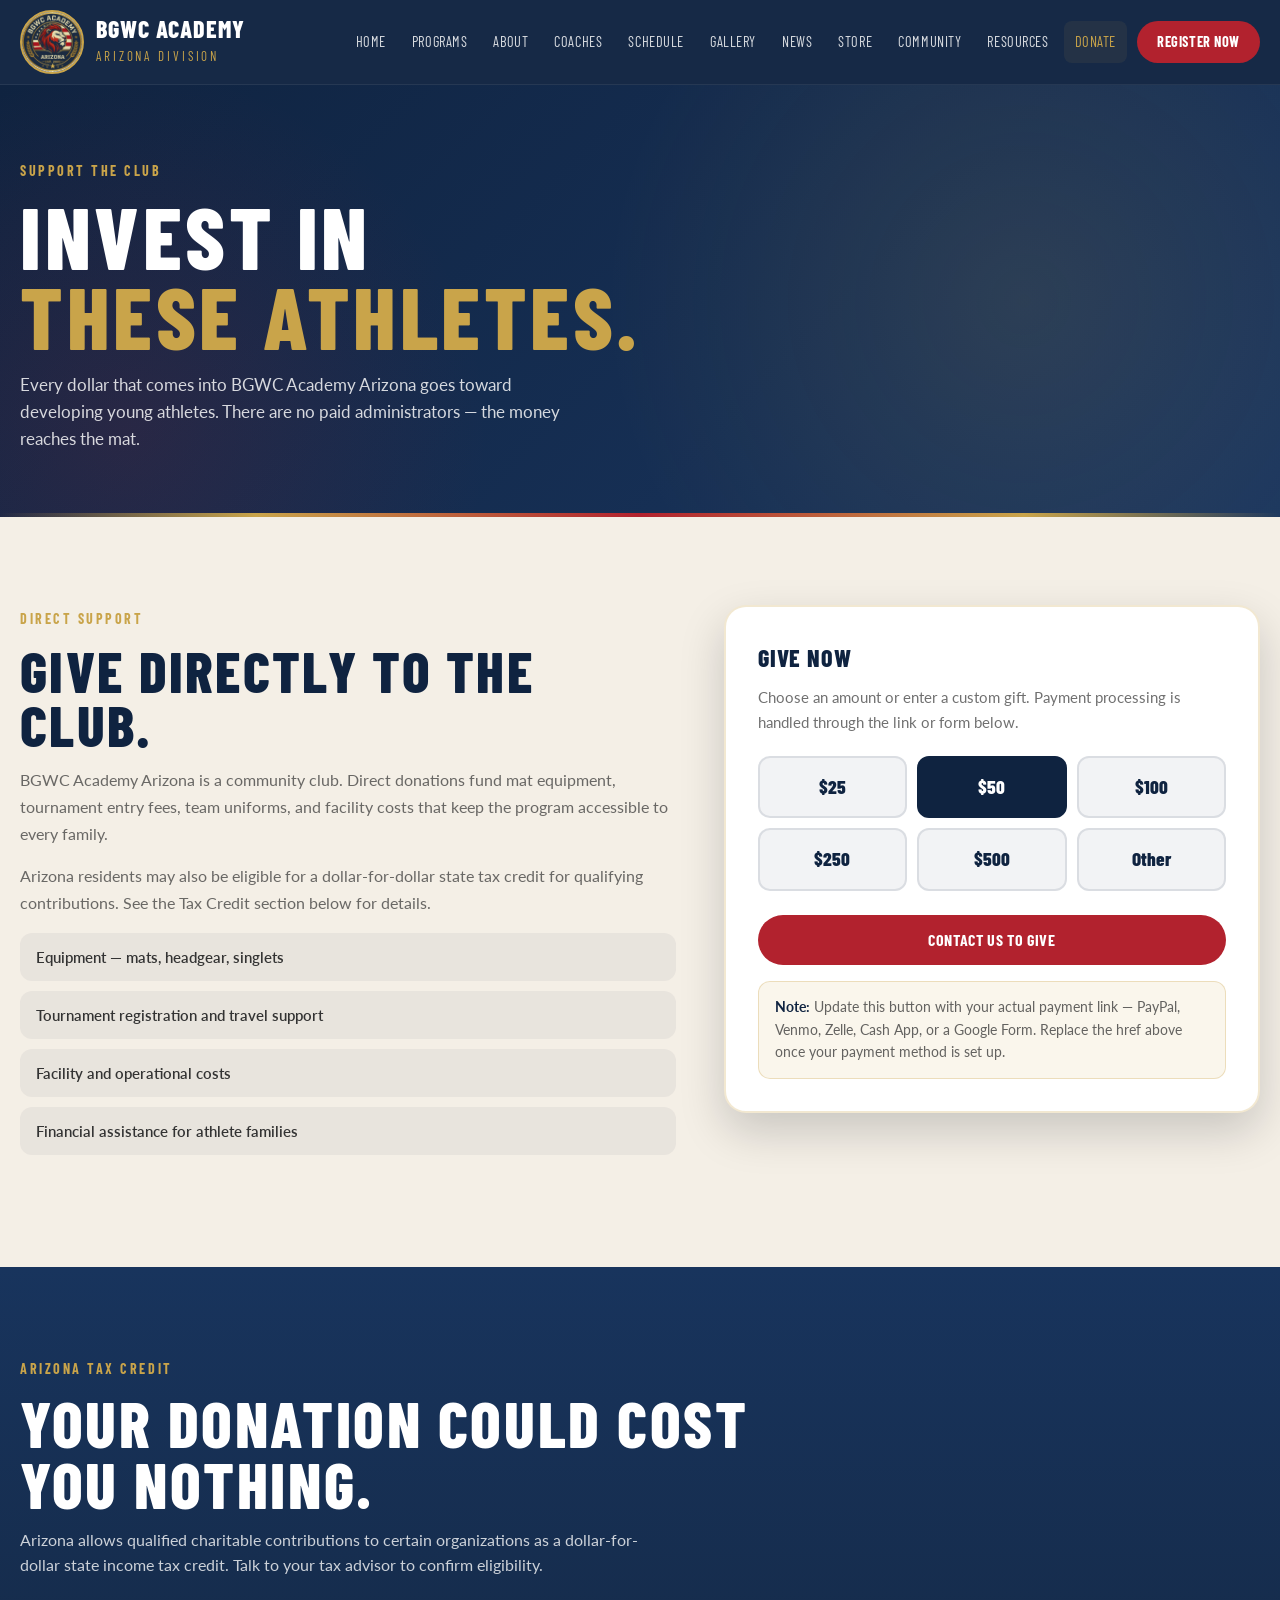
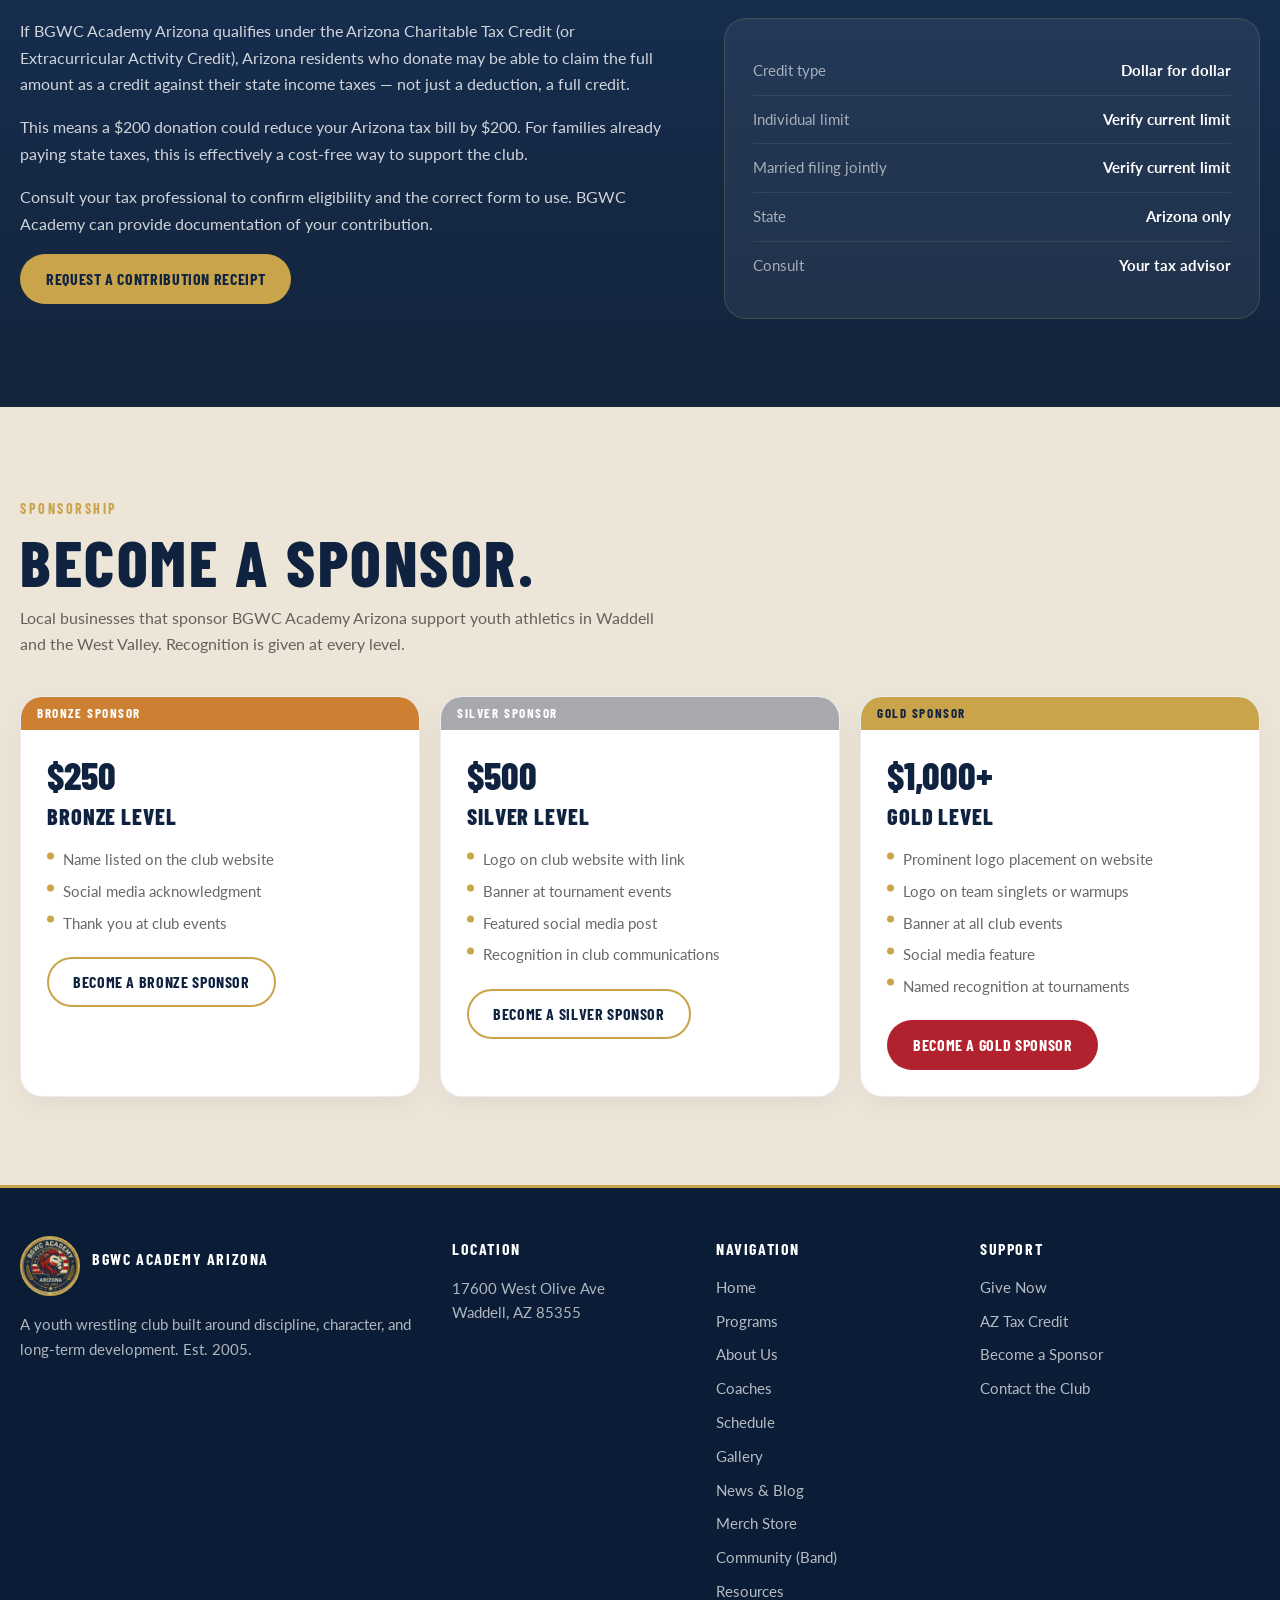
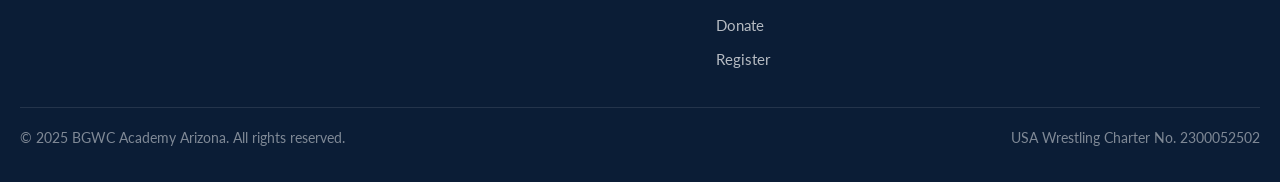
<file: donate/index.html>
<!DOCTYPE html>
<html lang="en">
<head>
  <meta charset="UTF-8" />
  <meta name="viewport" content="width=device-width, initial-scale=1.0" />
  <title>Donate &amp; Support — BGWC Academy Arizona</title>
  <link rel="icon" type="image/png" href="../assets/BGWC_Academy_Logo_Transparent.png" />
  <link rel="stylesheet" href="../assets/site.css" />
  <style>
    .give-section { background: var(--cream); }
    .give-grid {
      display: grid;
      grid-template-columns: 1.1fr 0.9fr;
      gap: 48px;
      align-items: start;
    }
    .give-copy h2 {
      color: var(--navy);
      font-size: clamp(2.4rem, 4.5vw, 3.8rem);
      font-weight: 800;
      line-height: 0.94;
      margin-bottom: 16px;
    }
    .give-copy p {
      font-family: Lato, sans-serif;
      text-transform: none;
      letter-spacing: 0;
      color: rgba(51,51,51,0.72);
      font-size: 1rem;
      line-height: 1.68;
      margin-bottom: 16px;
    }

    /* Google Pay / donation form placeholder */
    .donate-form-card {
      background: var(--white);
      border: 2px solid rgba(201,164,74,0.25);
      border-radius: var(--radius);
      padding: 32px;
      box-shadow: var(--shadow);
    }
    .donate-form-card h3 {
      color: var(--navy);
      font-size: 1.5rem;
      font-weight: 800;
      margin-bottom: 8px;
    }
    .donate-form-card p {
      font-family: Lato, sans-serif;
      text-transform: none;
      letter-spacing: 0;
      color: rgba(51,51,51,0.7);
      font-size: 0.94rem;
      margin-bottom: 22px;
    }
    .amount-grid {
      display: grid;
      grid-template-columns: repeat(3, 1fr);
      gap: 10px;
      margin-bottom: 16px;
    }
    .amount-btn {
      background: rgba(15,35,64,0.05);
      border: 2px solid rgba(15,35,64,0.1);
      border-radius: 12px;
      padding: 14px;
      text-align: center;
      font-family: "Barlow Condensed", sans-serif;
      font-size: 1.2rem;
      font-weight: 800;
      color: var(--navy);
      cursor: pointer;
      transition: background 0.15s, border-color 0.15s;
    }
    .amount-btn:hover, .amount-btn.active {
      background: var(--navy);
      color: var(--white);
      border-color: var(--navy);
    }
    .donate-note {
      background: rgba(201,164,74,0.1);
      border: 1px solid rgba(201,164,74,0.3);
      border-radius: 12px;
      padding: 14px 16px;
      font-size: 0.88rem;
      color: rgba(51,51,51,0.76);
      margin-top: 16px;
    }
    .donate-note strong { color: var(--navy); }

    /* Tax credit section */
    .taxcredit-section {
      background: linear-gradient(180deg, #18345d, #13243B);
      color: var(--white);
    }
    .taxcredit-section .section-head h2 { color: var(--white); }
    .taxcredit-section .section-head p  { color: rgba(255,255,255,0.78); }
    .taxcredit-grid {
      display: grid;
      grid-template-columns: 1.1fr 0.9fr;
      gap: 48px;
      align-items: start;
    }
    .taxcredit-copy p {
      font-family: Lato, sans-serif;
      text-transform: none;
      letter-spacing: 0;
      color: rgba(255,255,255,0.8);
      font-size: 1rem;
      line-height: 1.68;
      margin-bottom: 16px;
    }
    .credit-card {
      background: rgba(255,255,255,0.06);
      border: 1px solid rgba(201,164,74,0.22);
      border-radius: var(--radius);
      padding: 28px;
    }
    .credit-row {
      display: flex;
      justify-content: space-between;
      padding: 12px 0;
      border-bottom: 1px solid rgba(255,255,255,0.08);
      font-size: 0.93rem;
    }
    .credit-row:last-child { border-bottom: none; }
    .credit-row .clabel { color: rgba(255,255,255,0.6); }
    .credit-row .cvalue { color: var(--white); font-weight: 700; }

    /* Sponsor tiers */
    .sponsor-section { background: var(--cream-dark); }
    .sponsor-grid {
      display: grid;
      grid-template-columns: repeat(3, 1fr);
      gap: 20px;
    }
    .sponsor-card { overflow: hidden; }
    .sponsor-tier {
      padding: 6px 16px;
      font-family: "Barlow Condensed", sans-serif;
      font-size: 0.82rem;
      font-weight: 700;
      letter-spacing: 0.12em;
      text-transform: uppercase;
    }
    .tier-bronze .sponsor-tier { background: #cd7f32; color: white; }
    .tier-silver .sponsor-tier { background: #a8a9ad; color: white; }
    .tier-gold   .sponsor-tier { background: var(--gold); color: var(--navy); }
    .sponsor-body { padding: 26px; }
    .sponsor-amount {
      font-family: "Barlow Condensed", sans-serif;
      font-size: 2.4rem;
      font-weight: 800;
      color: var(--navy);
      line-height: 1;
      margin-bottom: 4px;
    }
    .sponsor-body h3 {
      color: var(--navy);
      font-size: 1.4rem;
      font-weight: 800;
      margin-bottom: 14px;
    }
    .sponsor-perks { display: grid; gap: 8px; margin-bottom: 22px; }
    .sponsor-perks li {
      font-size: 0.92rem;
      color: rgba(51,51,51,0.74);
      padding-left: 16px;
      position: relative;
    }
    .sponsor-perks li::before {
      content: "";
      width: 7px;
      height: 7px;
      border-radius: 50%;
      background: var(--gold);
      position: absolute;
      left: 0;
      top: 0.52em;
      transform: translateY(-50%);
    }

    @media (max-width: 900px) {
      .give-grid, .taxcredit-grid { grid-template-columns: 1fr; }
      .sponsor-grid { grid-template-columns: 1fr 1fr; }
    }
    @media (max-width: 560px) {
      .sponsor-grid { grid-template-columns: 1fr; }
      .amount-grid  { grid-template-columns: repeat(3, 1fr); }
    }
  </style>
</head>
<body>

<header>
  <div class="container header-inner">
    <a href="../index.html" class="brand">
      <div class="brand-mark">
        <img src="../assets/BGWC_Academy_Logo_Transparent.png" alt="BGWC Academy Arizona logo" />
      </div>
      <div>
        <div class="brand-name">BGWC Academy</div>
        <div class="brand-sub">Arizona Division</div>
      </div>
    </a>
    <button class="nav-toggle" aria-label="Toggle navigation" onclick="this.closest('header').querySelector('nav').classList.toggle('open')">
      <span></span><span></span><span></span>
    </button>
    <nav>
      <a class="nav-link" href="../index.html">Home</a>
      <a class="nav-link" href="../programs/index.html">Programs</a>
      <a class="nav-link" href="../about/index.html">About</a>
      <a class="nav-link" href="../coaches/index.html">Coaches</a>
      <a class="nav-link" href="../schedule/index.html">Schedule</a>
      <a class="nav-link" href="../gallery/index.html">Gallery</a>
      <a class="nav-link" href="../blog/index.html">News</a>
      <a class="nav-link" href="../store/index.html">Store</a>
      <a class="nav-link" href="../community/index.html">Community</a>
      <a class="nav-link" href="../resources/index.html">Resources</a>
      <a class="nav-link active" href="../donate/index.html">Donate</a>
      <a class="btn btn-primary nav-cta" href="../forms/index.html">Register Now</a>
    </nav>
  </div>
</header>

<div class="page-hero">
  <div class="container page-hero-inner">
    <div class="eyebrow">Support the Club</div>
    <h1>Invest in<br><span style="color:var(--gold);">These Athletes.</span></h1>
    <p>Every dollar that comes into BGWC Academy Arizona goes toward developing young athletes. There are no paid administrators — the money reaches the mat.</p>
  </div>
</div>

<main>

<!-- ===================== GIVE ===================== -->
<section class="give-section">
  <div class="container give-grid">
    <div class="give-copy">
      <div class="eyebrow">Direct Support</div>
      <h2>Give directly to the club.</h2>
      <p>BGWC Academy Arizona is a community club. Direct donations fund mat equipment, tournament entry fees, team uniforms, and facility costs that keep the program accessible to every family.</p>
      <p>Arizona residents may also be eligible for a dollar-for-dollar state tax credit for qualifying contributions. See the Tax Credit section below for details.</p>
      <ul style="display:grid;gap:10px;margin-bottom:24px;">
        <li style="background:rgba(15,35,64,0.05);border-radius:12px;padding:12px 16px;font-size:0.94rem;font-weight:600;color:var(--charcoal);">Equipment — mats, headgear, singlets</li>
        <li style="background:rgba(15,35,64,0.05);border-radius:12px;padding:12px 16px;font-size:0.94rem;font-weight:600;color:var(--charcoal);">Tournament registration and travel support</li>
        <li style="background:rgba(15,35,64,0.05);border-radius:12px;padding:12px 16px;font-size:0.94rem;font-weight:600;color:var(--charcoal);">Facility and operational costs</li>
        <li style="background:rgba(15,35,64,0.05);border-radius:12px;padding:12px 16px;font-size:0.94rem;font-weight:600;color:var(--charcoal);">Financial assistance for athlete families</li>
      </ul>
    </div>

    <div class="donate-form-card">
      <h3>Give Now</h3>
      <p>Choose an amount or enter a custom gift. Payment processing is handled through the link or form below.</p>
      <div class="amount-grid">
        <div class="amount-btn">$25</div>
        <div class="amount-btn active">$50</div>
        <div class="amount-btn">$100</div>
        <div class="amount-btn">$250</div>
        <div class="amount-btn">$500</div>
        <div class="amount-btn">Other</div>
      </div>
      <!--
        PAYMENT OPTIONS — choose one and replace the placeholder below:

        OPTION 1: Google Pay / PayPal link button
          Add a PayPal.me link or Venmo handle here. This is the
          fastest setup for a small club.

        OPTION 2: Google Form for donation tracking
          Use a Google Form to collect donation intent and amount,
          then follow up with the donor for payment.

        OPTION 3: Cash App or Zelle QR code
          Upload a QR code image here for direct transfer.
      -->
      <a class="btn btn-primary" href="../forms/index.html#tab-contact" style="width:100%;justify-content:center;margin-top:8px;">
        Contact Us to Give
      </a>
      <div class="donate-note">
        <strong>Note:</strong> Update this button with your actual payment link — PayPal, Venmo, Zelle, Cash App, or a Google Form. Replace the href above once your payment method is set up.
      </div>
    </div>
  </div>
</section>

<!-- ===================== TAX CREDIT ===================== -->
<section class="taxcredit-section" id="taxcredit">
  <div class="container">
    <div class="section-head">
      <div class="eyebrow">Arizona Tax Credit</div>
      <h2>Your donation could cost you nothing.</h2>
      <p>Arizona allows qualified charitable contributions to certain organizations as a dollar-for-dollar state income tax credit. Talk to your tax advisor to confirm eligibility.</p>
    </div>
    <div class="taxcredit-grid">
      <div class="taxcredit-copy">
        <p>If BGWC Academy Arizona qualifies under the Arizona Charitable Tax Credit (or Extracurricular Activity Credit), Arizona residents who donate may be able to claim the full amount as a credit against their state income taxes — not just a deduction, a full credit.</p>
        <p>This means a $200 donation could reduce your Arizona tax bill by $200. For families already paying state taxes, this is effectively a cost-free way to support the club.</p>
        <p>Consult your tax professional to confirm eligibility and the correct form to use. BGWC Academy can provide documentation of your contribution.</p>
        <a class="btn btn-gold" href="../forms/index.html#tab-contact">Request a Contribution Receipt</a>
      </div>
      <div class="credit-card">
        <div class="credit-row"><span class="clabel">Credit type</span><span class="cvalue">Dollar for dollar</span></div>
        <div class="credit-row"><span class="clabel">Individual limit</span><span class="cvalue">Verify current limit</span></div>
        <div class="credit-row"><span class="clabel">Married filing jointly</span><span class="cvalue">Verify current limit</span></div>
        <div class="credit-row"><span class="clabel">State</span><span class="cvalue">Arizona only</span></div>
        <div class="credit-row"><span class="clabel">Consult</span><span class="cvalue">Your tax advisor</span></div>
      </div>
    </div>
  </div>
</section>

<!-- ===================== SPONSORS ===================== -->
<section class="sponsor-section" id="sponsor">
  <div class="container">
    <div class="section-head">
      <div class="eyebrow">Sponsorship</div>
      <h2>Become a sponsor.</h2>
      <p>Local businesses that sponsor BGWC Academy Arizona support youth athletics in Waddell and the West Valley. Recognition is given at every level.</p>
    </div>
    <div class="sponsor-grid">

      <article class="card sponsor-card tier-bronze">
        <div class="sponsor-tier">Bronze Sponsor</div>
        <div class="sponsor-body">
          <div class="sponsor-amount">$250</div>
          <h3>Bronze Level</h3>
          <ul class="sponsor-perks">
            <li>Name listed on the club website</li>
            <li>Social media acknowledgment</li>
            <li>Thank you at club events</li>
          </ul>
          <a class="btn btn-outline-navy" href="../forms/index.html#tab-contact">Become a Bronze Sponsor</a>
        </div>
      </article>

      <article class="card sponsor-card tier-silver">
        <div class="sponsor-tier">Silver Sponsor</div>
        <div class="sponsor-body">
          <div class="sponsor-amount">$500</div>
          <h3>Silver Level</h3>
          <ul class="sponsor-perks">
            <li>Logo on club website with link</li>
            <li>Banner at tournament events</li>
            <li>Featured social media post</li>
            <li>Recognition in club communications</li>
          </ul>
          <a class="btn btn-outline-navy" href="../forms/index.html#tab-contact">Become a Silver Sponsor</a>
        </div>
      </article>

      <article class="card sponsor-card tier-gold">
        <div class="sponsor-tier">Gold Sponsor</div>
        <div class="sponsor-body">
          <div class="sponsor-amount">$1,000+</div>
          <h3>Gold Level</h3>
          <ul class="sponsor-perks">
            <li>Prominent logo placement on website</li>
            <li>Logo on team singlets or warmups</li>
            <li>Banner at all club events</li>
            <li>Social media feature</li>
            <li>Named recognition at tournaments</li>
          </ul>
          <a class="btn btn-primary" href="../forms/index.html#tab-contact">Become a Gold Sponsor</a>
        </div>
      </article>

    </div>
  </div>
</section>

</main>

<footer>
  <div class="container">
    <div class="footer-grid">
      <div>
        <div class="footer-brand">
          <img src="../assets/BGWC_Academy_Logo_Transparent.png" alt="BGWC Academy Arizona" />
          <div><div class="footer-title">BGWC Academy Arizona</div></div>
        </div>
        <p class="footer-copy">A youth wrestling club built around discipline, character, and long-term development. Est. 2005.</p>
      </div>
      <div>
        <div class="footer-title">Location</div>
        <p class="footer-copy">17600 West Olive Ave<br>Waddell, AZ 85355</p>
      </div>
      <div>
                <div class="footer-title">Navigation</div>
        <div class="footer-links">
          <a href="../index.html">Home</a>
          <a href="../programs/index.html">Programs</a>
          <a href="../about/index.html">About Us</a>
          <a href="../coaches/index.html">Coaches</a>
          <a href="../schedule/index.html">Schedule</a>
          <a href="../gallery/index.html">Gallery</a>
          <a href="../blog/index.html">News &amp; Blog</a>
          <a href="../store/index.html">Merch Store</a>
          <a href="../community/index.html">Community (Band)</a>
          <a href="../resources/index.html">Resources</a>
          <a href="../donate/index.html">Donate</a>
          <a href="../forms/index.html">Register</a>
        </div>
      </div>
      <div>
        <div class="footer-title">Support</div>
        <div class="footer-links">
          <a href="index.html">Give Now</a>
          <a href="#taxcredit">AZ Tax Credit</a>
          <a href="#sponsor">Become a Sponsor</a>
          <a href="../forms/index.html#tab-contact">Contact the Club</a>
        </div>
      </div>
    </div>
    <div class="footer-bottom">
      <span>&copy; 2025 BGWC Academy Arizona. All rights reserved.</span>
      <span>USA Wrestling Charter No. 2300052502</span>
    </div>
  </div>
</footer>

<script>
  document.querySelectorAll('.amount-btn').forEach(btn => {
    btn.addEventListener('click', () => {
      document.querySelectorAll('.amount-btn').forEach(b => b.classList.remove('active'));
      btn.classList.add('active');
    });
  });
</script>
</body>
</html>
</file>
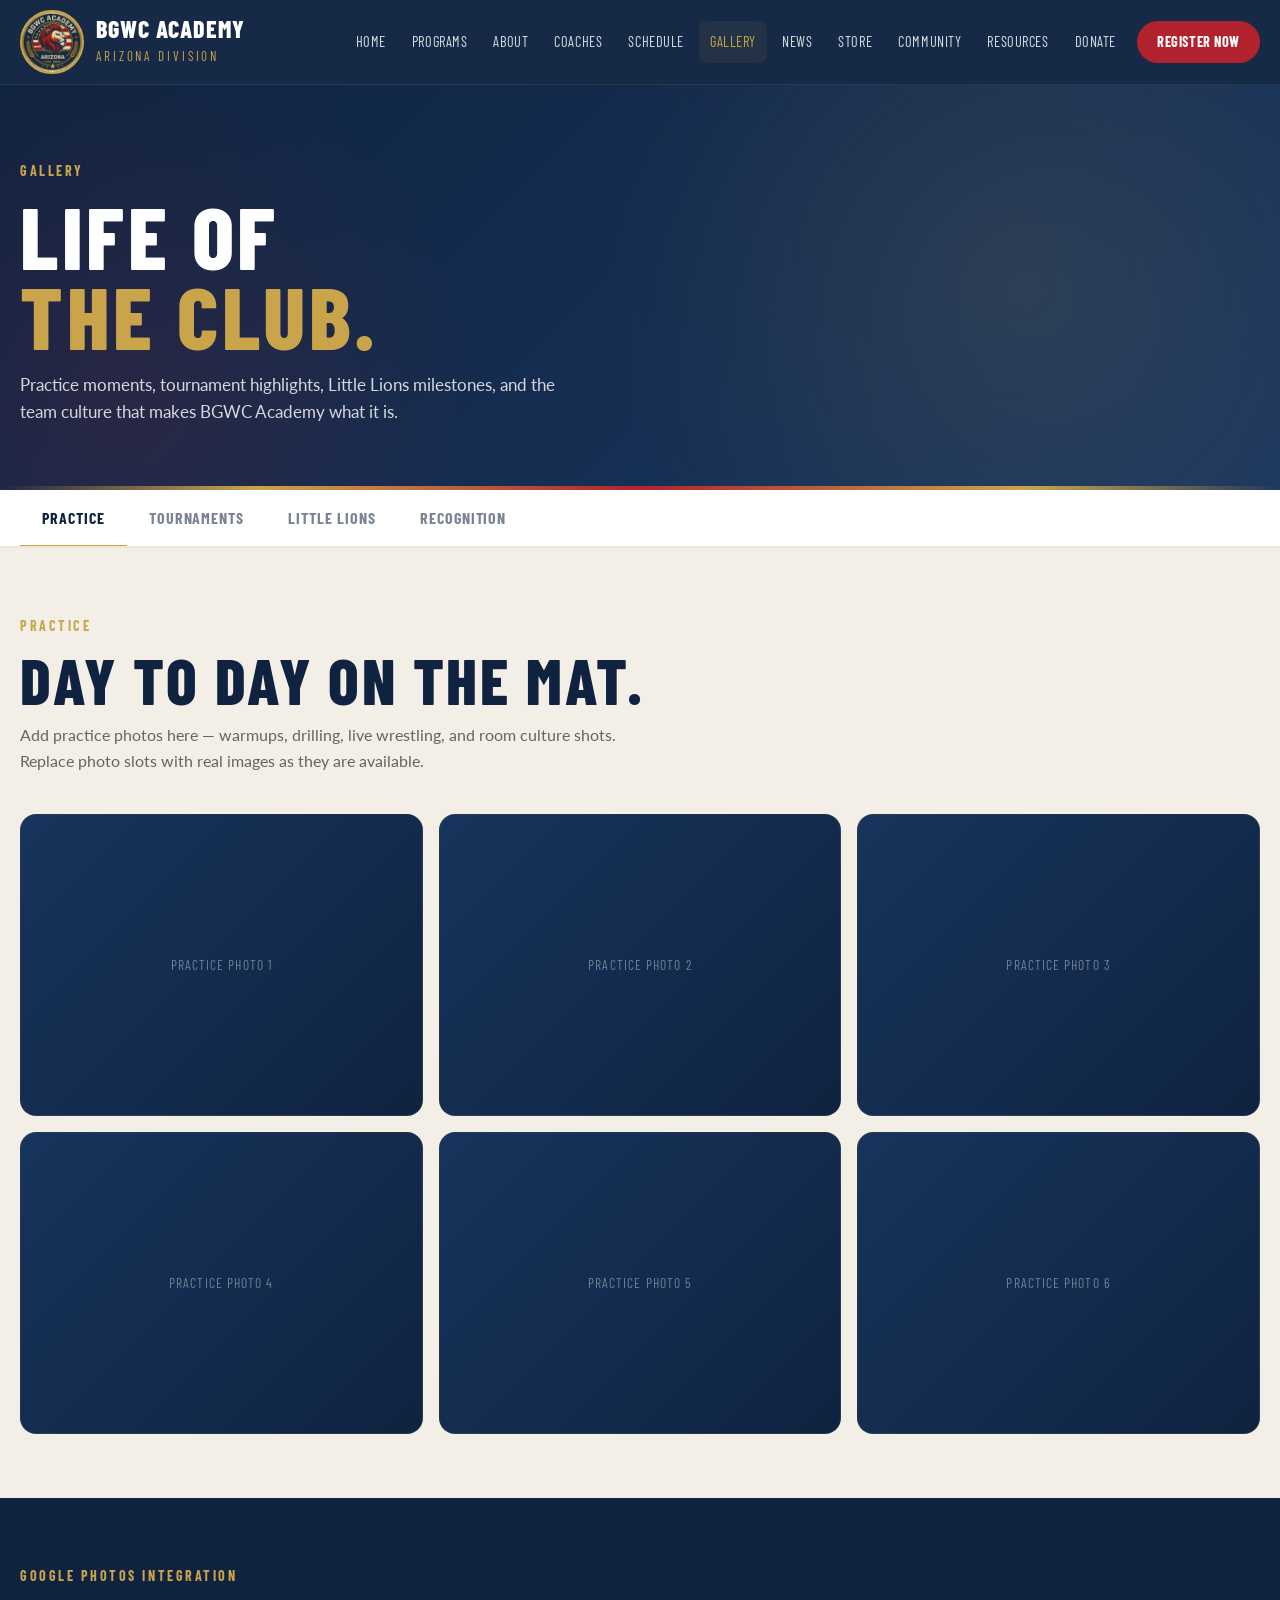
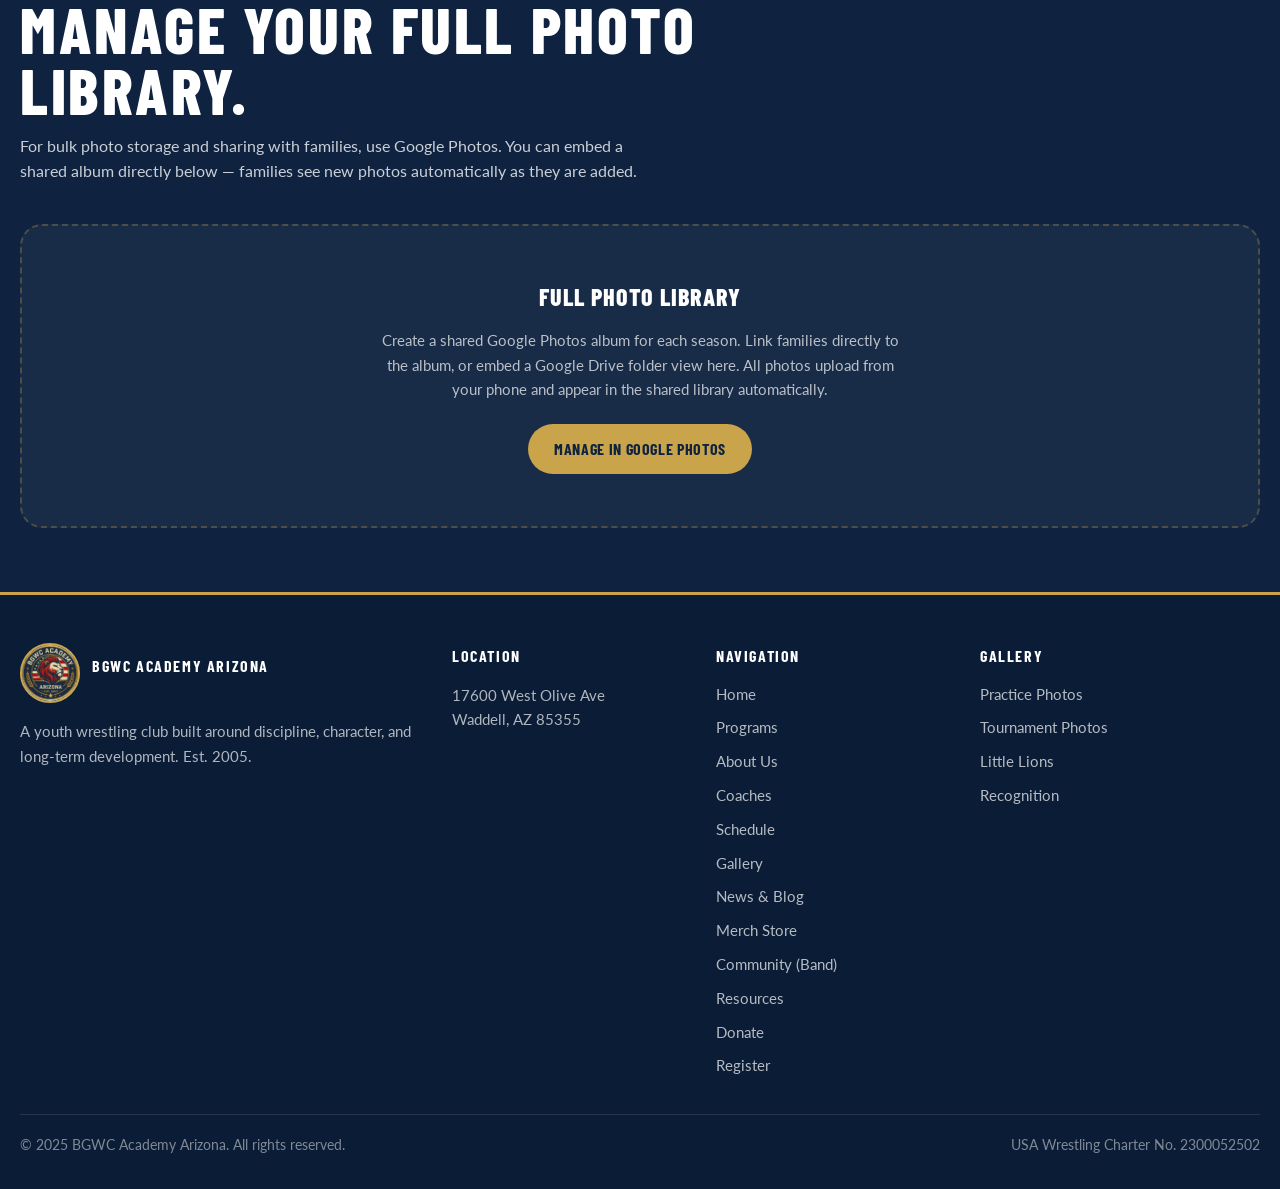
<file: gallery/index.html>
<!DOCTYPE html>
<html lang="en">
<head>
  <meta charset="UTF-8" />
  <meta name="viewport" content="width=device-width, initial-scale=1.0" />
  <title>Gallery — BGWC Academy Arizona</title>
  <link rel="icon" type="image/png" href="../assets/BGWC_Academy_Logo_Transparent.png" />
  <link rel="stylesheet" href="../assets/site.css" />
  <style>
    .gallery-tabs {
      background: var(--white);
      border-bottom: 2px solid var(--cream-dark);
      position: sticky;
      top: 84px;
      z-index: 50;
    }
    .gallery-tabs-inner {
      display: flex;
      gap: 0;
      overflow-x: auto;
    }
    .gtab-btn {
      background: none;
      border: none;
      border-bottom: 3px solid transparent;
      margin-bottom: -2px;
      padding: 18px 22px;
      font-family: "Barlow Condensed", sans-serif;
      font-size: 1rem;
      font-weight: 700;
      letter-spacing: 0.06em;
      text-transform: uppercase;
      color: rgba(15,35,64,0.56);
      cursor: pointer;
      white-space: nowrap;
      transition: color 0.15s, border-color 0.15s;
    }
    .gtab-btn:hover { color: var(--navy); }
    .gtab-btn.active { color: var(--navy); border-bottom-color: var(--gold); }

    .gallery-panel { display: none; padding: 64px 0; background: var(--cream); }
    .gallery-panel.active { display: block; }

    .photo-grid-3 {
      display: grid;
      grid-template-columns: repeat(3, 1fr);
      gap: 16px;
    }
    .photo-slot {
      aspect-ratio: 4/3;
      background: linear-gradient(135deg, #17345c, #0F2340);
      border-radius: 16px;
      overflow: hidden;
      display: grid;
      place-items: center;
      color: rgba(255,255,255,0.4);
      font-family: "Barlow Condensed", sans-serif;
      font-size: 0.85rem;
      letter-spacing: 0.08em;
      text-transform: uppercase;
      transition: transform 0.2s;
      cursor: pointer;
      border: 1px solid rgba(201,164,74,0.1);
    }
    .photo-slot:hover { transform: scale(1.01); }
    .photo-slot img { width: 100%; height: 100%; object-fit: cover; }

    /* Google Photos embed note */
    .gphotos-section {
      background: var(--navy);
      color: var(--white);
      padding: 64px 0;
    }
    .gphotos-section .section-head h2 { color: var(--white); }
    .gphotos-section .section-head p  { color: rgba(255,255,255,0.78); }
    .gphotos-placeholder {
      background: rgba(255,255,255,0.04);
      border: 2px dashed rgba(201,164,74,0.3);
      border-radius: var(--radius);
      padding: 52px 40px;
      text-align: center;
    }
    .gphotos-placeholder h3 {
      color: var(--white);
      font-size: 1.5rem;
      font-weight: 800;
      margin-bottom: 12px;
    }
    .gphotos-placeholder p {
      font-family: Lato, sans-serif;
      text-transform: none;
      letter-spacing: 0;
      color: rgba(255,255,255,0.7);
      font-size: 0.96rem;
      max-width: 540px;
      margin: 0 auto 22px;
    }

    @media (max-width: 860px) {
      .photo-grid-3 { grid-template-columns: repeat(2, 1fr); }
    }
    @media (max-width: 520px) {
      .photo-grid-3 { grid-template-columns: 1fr; }
    }
  </style>
</head>
<body>

<header>
  <div class="container header-inner">
    <a href="../index.html" class="brand">
      <div class="brand-mark">
        <img src="../assets/BGWC_Academy_Logo_Transparent.png" alt="BGWC Academy Arizona logo" />
      </div>
      <div>
        <div class="brand-name">BGWC Academy</div>
        <div class="brand-sub">Arizona Division</div>
      </div>
    </a>
    <button class="nav-toggle" aria-label="Toggle navigation" onclick="this.closest('header').querySelector('nav').classList.toggle('open')">
      <span></span><span></span><span></span>
    </button>
    <nav>
      <a class="nav-link" href="../index.html">Home</a>
      <a class="nav-link" href="../programs/index.html">Programs</a>
      <a class="nav-link" href="../about/index.html">About</a>
      <a class="nav-link" href="../coaches/index.html">Coaches</a>
      <a class="nav-link" href="../schedule/index.html">Schedule</a>
      <a class="nav-link active" href="../gallery/index.html">Gallery</a>
      <a class="nav-link" href="../blog/index.html">News</a>
      <a class="nav-link" href="../store/index.html">Store</a>
      <a class="nav-link" href="../community/index.html">Community</a>
      <a class="nav-link" href="../resources/index.html">Resources</a>
      <a class="nav-link" href="../donate/index.html">Donate</a>
      <a class="btn btn-primary nav-cta" href="../forms/index.html">Register Now</a>
    </nav>
  </div>
</header>

<div class="page-hero">
  <div class="container page-hero-inner">
    <div class="eyebrow">Gallery</div>
    <h1>Life of<br><span style="color:var(--gold);">The Club.</span></h1>
    <p>Practice moments, tournament highlights, Little Lions milestones, and the team culture that makes BGWC Academy what it is.</p>
  </div>
</div>

<div class="gallery-tabs">
  <div class="container gallery-tabs-inner">
    <button class="gtab-btn active" onclick="showGTab('practice', this)">Practice</button>
    <button class="gtab-btn" onclick="showGTab('tournaments', this)">Tournaments</button>
    <button class="gtab-btn" onclick="showGTab('little-lions', this)">Little Lions</button>
    <button class="gtab-btn" onclick="showGTab('recognition', this)">Recognition</button>
  </div>
</div>

<main>

<div class="gallery-panel active" id="gtab-practice">
  <div class="container">
    <div class="section-head">
      <div class="eyebrow">Practice</div>
      <h2>Day to day on the mat.</h2>
      <p>Add practice photos here — warmups, drilling, live wrestling, and room culture shots. Replace photo slots with real images as they are available.</p>
    </div>
    <div class="photo-grid-3">
      <div class="photo-slot">Practice photo 1</div>
      <div class="photo-slot">Practice photo 2</div>
      <div class="photo-slot">Practice photo 3</div>
      <div class="photo-slot">Practice photo 4</div>
      <div class="photo-slot">Practice photo 5</div>
      <div class="photo-slot">Practice photo 6</div>
    </div>
  </div>
</div>

<div class="gallery-panel" id="gtab-tournaments">
  <div class="container">
    <div class="section-head">
      <div class="eyebrow">Tournaments</div>
      <h2>Competition moments.</h2>
      <p>Match photos, podium shots, team warmups, and travel highlights from the season.</p>
    </div>
    <div class="photo-grid-3">
      <div class="photo-slot">Tournament photo 1</div>
      <div class="photo-slot">Tournament photo 2</div>
      <div class="photo-slot">Tournament photo 3</div>
      <div class="photo-slot">Tournament photo 4</div>
      <div class="photo-slot">Tournament photo 5</div>
      <div class="photo-slot">Tournament photo 6</div>
    </div>
  </div>
</div>

<div class="gallery-panel" id="gtab-little-lions">
  <div class="container">
    <div class="section-head">
      <div class="eyebrow">Little Lions</div>
      <h2>The next generation.</h2>
      <p>Little Lions practice photos, first-match moments, and the energy that younger athletes bring to the room.</p>
    </div>
    <div class="photo-grid-3">
      <div class="photo-slot">Little Lions photo 1</div>
      <div class="photo-slot">Little Lions photo 2</div>
      <div class="photo-slot">Little Lions photo 3</div>
      <div class="photo-slot">Little Lions photo 4</div>
      <div class="photo-slot">Little Lions photo 5</div>
      <div class="photo-slot">Little Lions photo 6</div>
    </div>
  </div>
</div>

<div class="gallery-panel" id="gtab-recognition">
  <div class="container">
    <div class="section-head">
      <div class="eyebrow">Recognition</div>
      <h2>What the program has built.</h2>
      <p>State placers, award photos, team accomplishments, and milestones from the program's history.</p>
    </div>
    <div class="photo-grid-3">
      <div class="photo-slot">Recognition photo 1</div>
      <div class="photo-slot">Recognition photo 2</div>
      <div class="photo-slot">Recognition photo 3</div>
    </div>
  </div>
</div>

<!-- ===================== GOOGLE PHOTOS ===================== -->
<section class="gphotos-section">
  <div class="container">
    <div class="section-head">
      <div class="eyebrow">Google Photos Integration</div>
      <h2>Manage your full photo library.</h2>
      <p>For bulk photo storage and sharing with families, use Google Photos. You can embed a shared album directly below — families see new photos automatically as they are added.</p>
    </div>
    <!--
      HOW TO EMBED A GOOGLE PHOTOS ALBUM:
      1. Go to photos.google.com
      2. Create an album for each season or category
      3. Click Share → Create shareable link
      4. You can link to it directly OR use the embed URL:
         https://photos.google.com/share/YOUR_ALBUM_ID
      5. Google Photos does not support direct iframe embeds on
         external sites, but you can link families directly to
         the shared album URL from this section.
      6. Alternatively, use Google Drive public folders and
         embed a Drive folder view here.
    -->
    <div class="gphotos-placeholder">
      <h3>Full Photo Library</h3>
      <p>Create a shared Google Photos album for each season. Link families directly to the album, or embed a Google Drive folder view here. All photos upload from your phone and appear in the shared library automatically.</p>
      <div class="btn-row" style="justify-content:center;">
        <a class="btn btn-gold" href="https://photos.google.com" target="_blank" rel="noopener">Manage in Google Photos</a>
      </div>
    </div>
  </div>
</section>

</main>

<footer>
  <div class="container">
    <div class="footer-grid">
      <div>
        <div class="footer-brand">
          <img src="../assets/BGWC_Academy_Logo_Transparent.png" alt="BGWC Academy Arizona" />
          <div><div class="footer-title">BGWC Academy Arizona</div></div>
        </div>
        <p class="footer-copy">A youth wrestling club built around discipline, character, and long-term development. Est. 2005.</p>
      </div>
      <div>
        <div class="footer-title">Location</div>
        <p class="footer-copy">17600 West Olive Ave<br>Waddell, AZ 85355</p>
      </div>
      <div>
                <div class="footer-title">Navigation</div>
        <div class="footer-links">
          <a href="../index.html">Home</a>
          <a href="../programs/index.html">Programs</a>
          <a href="../about/index.html">About Us</a>
          <a href="../coaches/index.html">Coaches</a>
          <a href="../schedule/index.html">Schedule</a>
          <a href="../gallery/index.html">Gallery</a>
          <a href="../blog/index.html">News &amp; Blog</a>
          <a href="../store/index.html">Merch Store</a>
          <a href="../community/index.html">Community (Band)</a>
          <a href="../resources/index.html">Resources</a>
          <a href="../donate/index.html">Donate</a>
          <a href="../forms/index.html">Register</a>
        </div>
      </div>
      <div>
        <div class="footer-title">Gallery</div>
        <div class="footer-links">
          <a href="#" onclick="showGTab('practice',this);return false;">Practice Photos</a>
          <a href="#" onclick="showGTab('tournaments',this);return false;">Tournament Photos</a>
          <a href="#" onclick="showGTab('little-lions',this);return false;">Little Lions</a>
          <a href="#" onclick="showGTab('recognition',this);return false;">Recognition</a>
        </div>
      </div>
    </div>
    <div class="footer-bottom">
      <span>&copy; 2025 BGWC Academy Arizona. All rights reserved.</span>
      <span>USA Wrestling Charter No. 2300052502</span>
    </div>
  </div>
</footer>

<script>
  function showGTab(name, btn) {
    document.querySelectorAll('.gallery-panel').forEach(p => p.classList.remove('active'));
    document.querySelectorAll('.gtab-btn').forEach(b => b.classList.remove('active'));
    document.getElementById('gtab-' + name).classList.add('active');
    if (btn && btn.classList) btn.classList.add('active');
    document.querySelector('.gallery-tabs').scrollIntoView({ behavior: 'smooth', block: 'start' });
  }
</script>
</body>
</html>
</file>
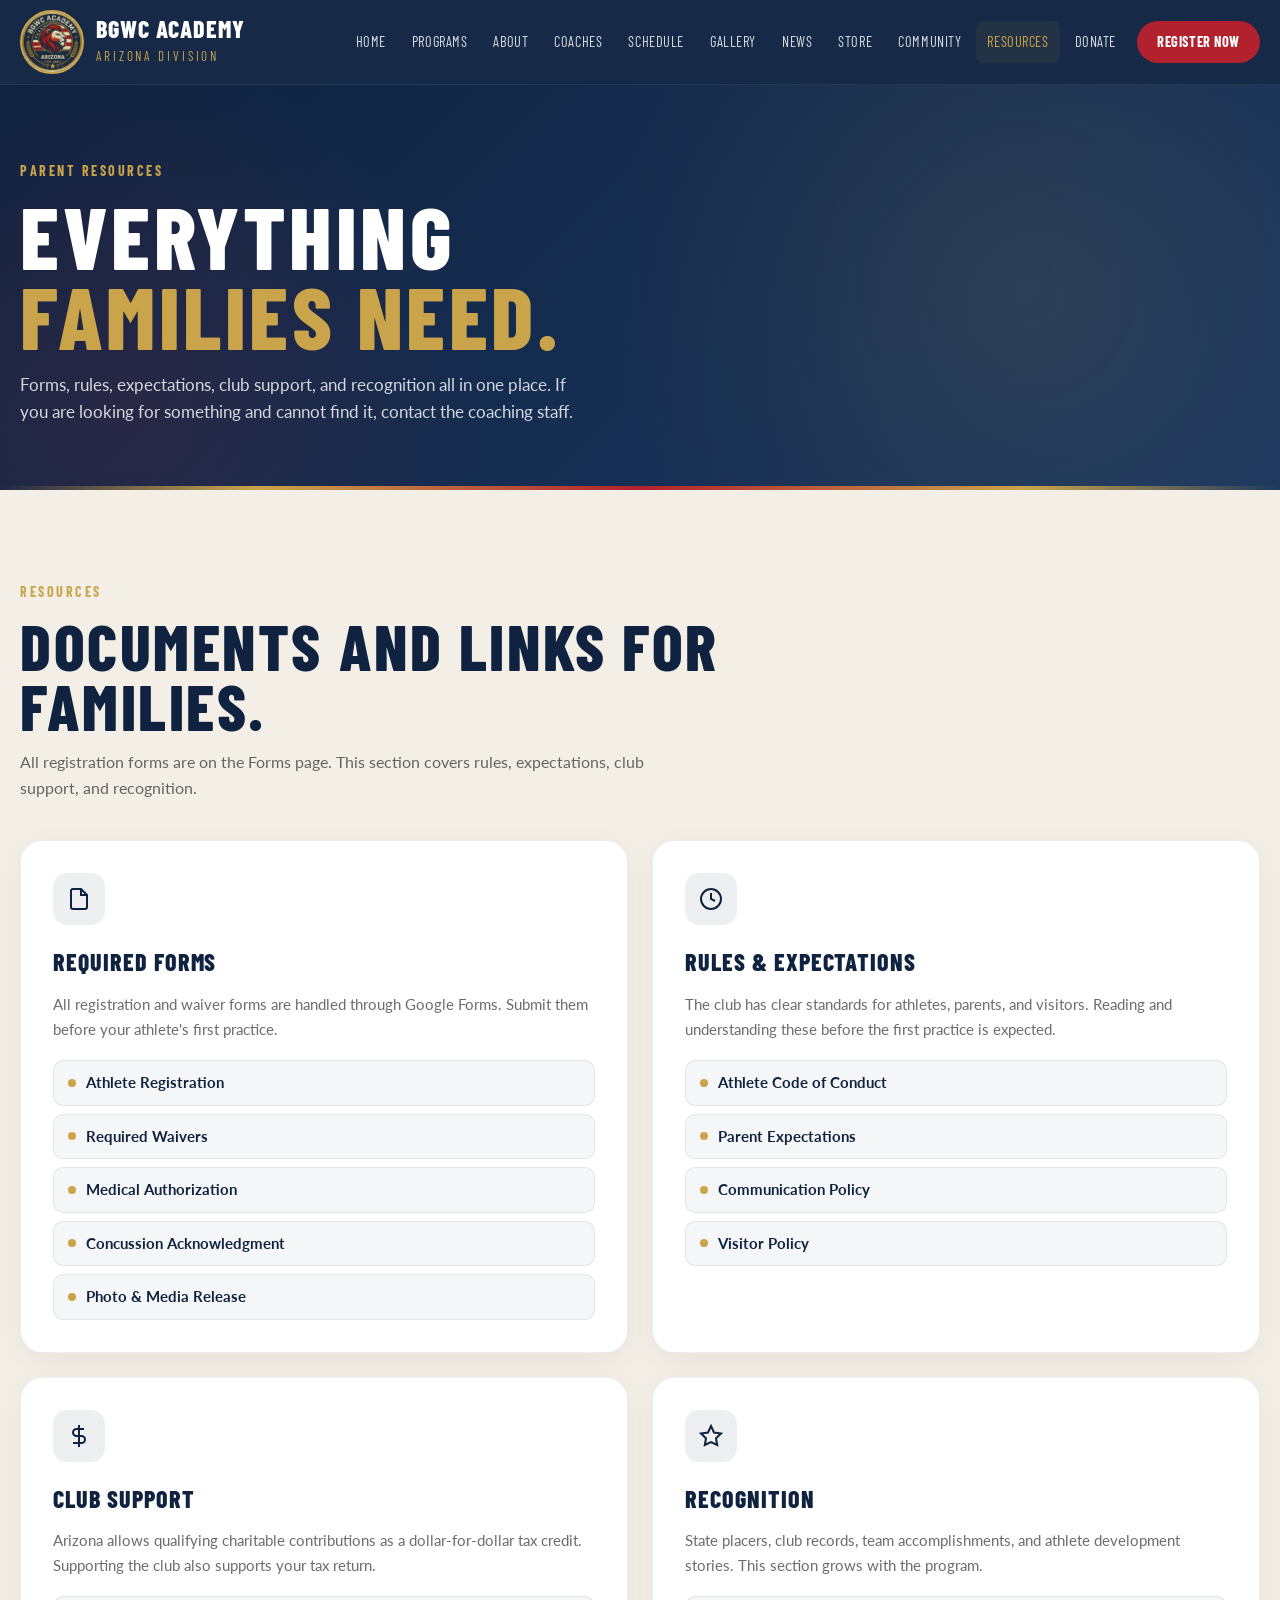
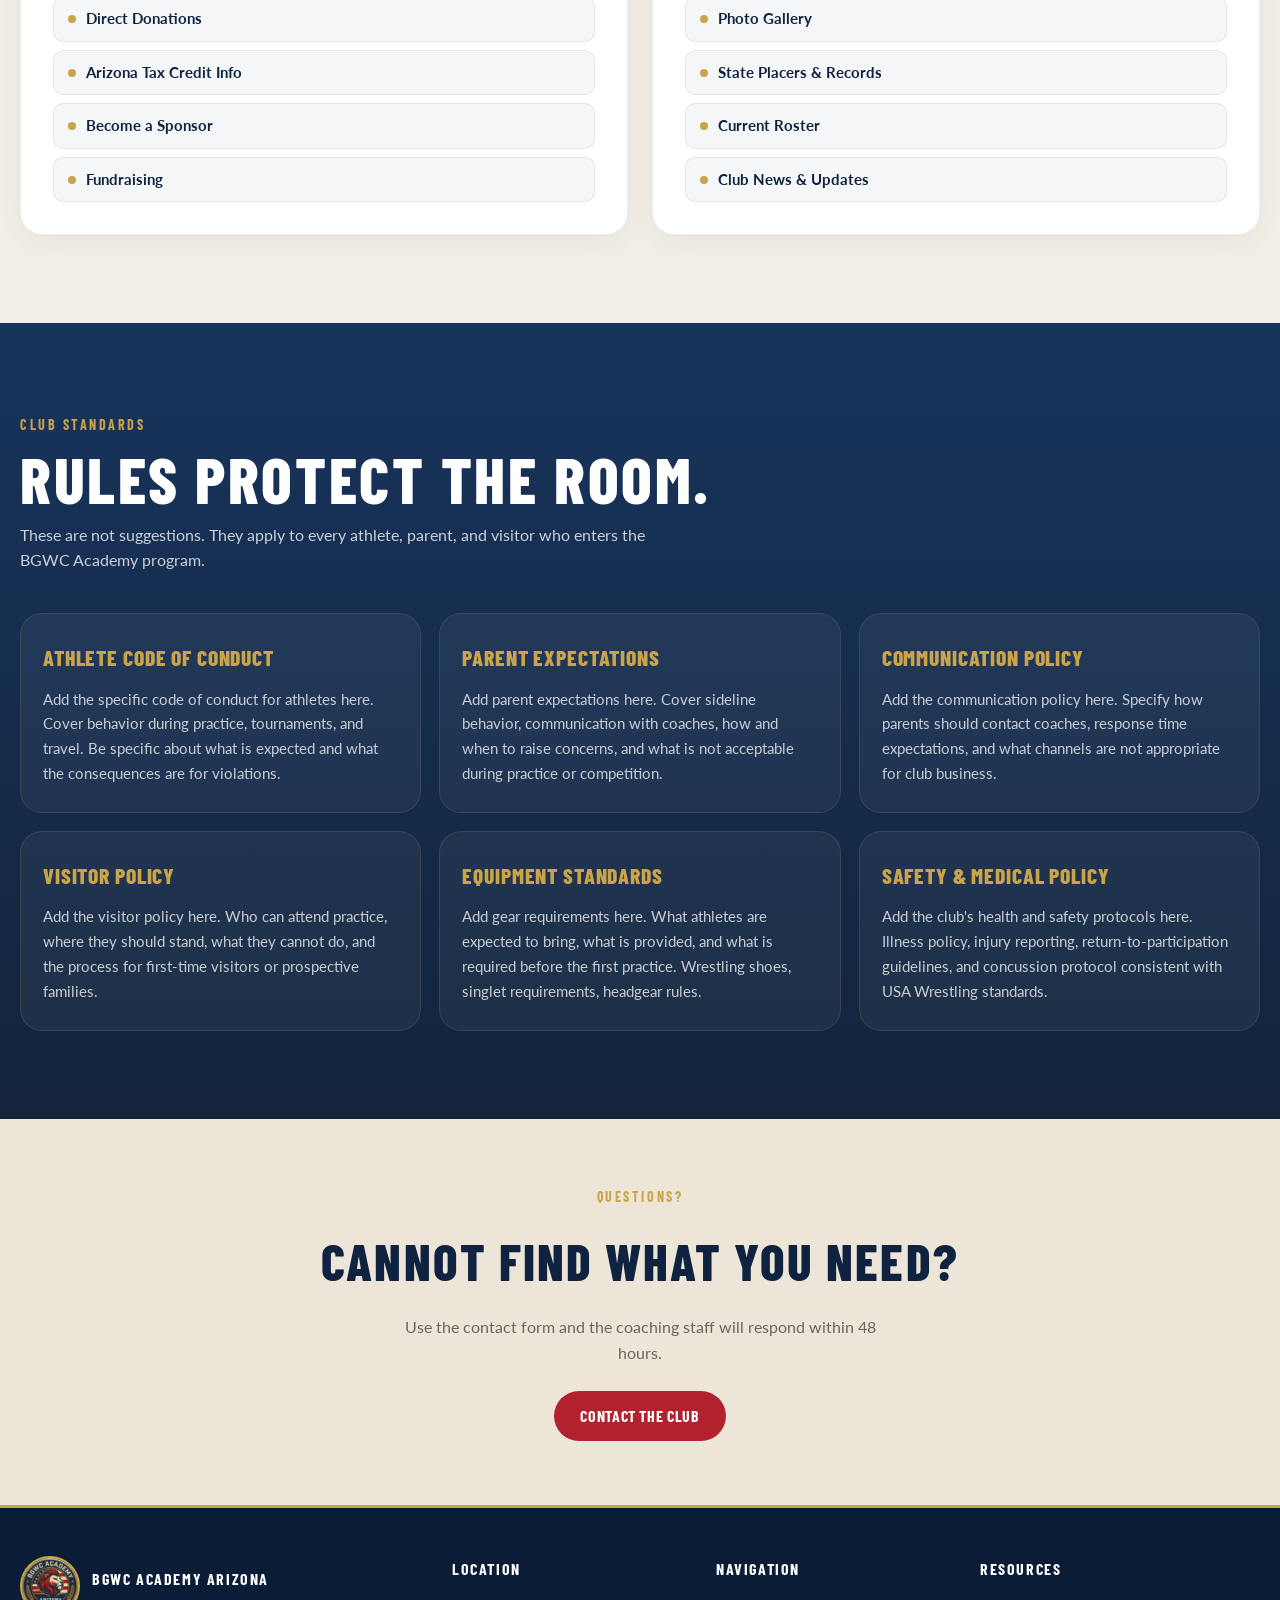
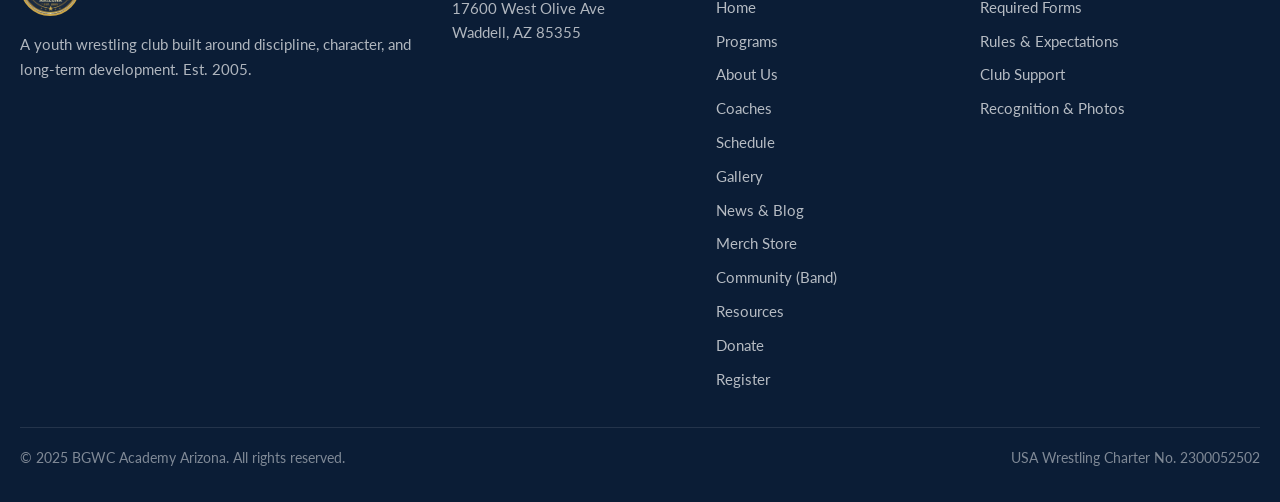
<file: resources/index.html>
<!DOCTYPE html>
<html lang="en">
<head>
  <meta charset="UTF-8" />
  <meta name="viewport" content="width=device-width, initial-scale=1.0" />
  <title>Parent Resources — BGWC Academy Arizona</title>
  <link rel="icon" type="image/png" href="../assets/BGWC_Academy_Logo_Transparent.png" />
  <link rel="stylesheet" href="../assets/site.css" />
  <style>
    .resources-grid {
      display: grid;
      grid-template-columns: repeat(2, 1fr);
      gap: 24px;
    }
    .resource-card {
      padding: 32px;
    }
    .resource-icon {
      width: 52px;
      height: 52px;
      border-radius: 14px;
      background: rgba(15,35,64,0.07);
      display: grid;
      place-items: center;
      margin-bottom: 18px;
    }
    .resource-icon svg { width: 24px; height: 24px; }
    .resource-card h3 {
      color: var(--navy);
      font-size: 1.5rem;
      font-weight: 800;
      margin-bottom: 10px;
    }
    .resource-card p {
      font-family: Lato, sans-serif;
      text-transform: none;
      letter-spacing: 0;
      color: rgba(51,51,51,0.72);
      font-size: 0.95rem;
      line-height: 1.65;
      margin-bottom: 18px;
    }
    .resource-links { display: grid; gap: 8px; }
    .resource-link {
      display: flex;
      align-items: center;
      gap: 10px;
      padding: 10px 14px;
      background: rgba(15,35,64,0.04);
      border: 1px solid rgba(15,35,64,0.08);
      border-radius: 10px;
      font-size: 0.92rem;
      font-weight: 700;
      color: var(--navy);
      transition: background 0.15s, border-color 0.15s;
    }
    .resource-link:hover { background: rgba(15,35,64,0.08); border-color: var(--gold); }
    .resource-link::before {
      content: "";
      width: 8px;
      height: 8px;
      border-radius: 50%;
      background: var(--gold);
      flex: 0 0 auto;
    }

    /* Rules section */
    .rules-section {
      background: linear-gradient(180deg, #18345d, #13243B);
      color: var(--white);
    }
    .rules-section .section-head h2 { color: var(--white); }
    .rules-section .section-head p  { color: rgba(255,255,255,0.78); }
    .rules-grid {
      display: grid;
      grid-template-columns: repeat(3, 1fr);
      gap: 18px;
    }
    .rule-card {
      background: rgba(255,255,255,0.05);
      border: 1px solid rgba(201,164,74,0.16);
      border-radius: var(--radius);
      padding: 26px 22px;
    }
    .rule-card h3 {
      color: var(--gold);
      font-size: 1.35rem;
      font-weight: 800;
      margin-bottom: 12px;
    }
    .rule-card p {
      font-family: Lato, sans-serif;
      text-transform: none;
      letter-spacing: 0;
      color: rgba(255,255,255,0.76);
      font-size: 0.94rem;
      line-height: 1.65;
    }

    @media (max-width: 860px) {
      .resources-grid { grid-template-columns: 1fr; }
      .rules-grid { grid-template-columns: 1fr 1fr; }
    }
    @media (max-width: 560px) {
      .rules-grid { grid-template-columns: 1fr; }
    }
  </style>
</head>
<body>

<header>
  <div class="container header-inner">
    <a href="../index.html" class="brand">
      <div class="brand-mark">
        <img src="../assets/BGWC_Academy_Logo_Transparent.png" alt="BGWC Academy Arizona logo" />
      </div>
      <div>
        <div class="brand-name">BGWC Academy</div>
        <div class="brand-sub">Arizona Division</div>
      </div>
    </a>
    <button class="nav-toggle" aria-label="Toggle navigation" onclick="this.closest('header').querySelector('nav').classList.toggle('open')">
      <span></span><span></span><span></span>
    </button>
    <nav>
      <a class="nav-link" href="../index.html">Home</a>
      <a class="nav-link" href="../programs/index.html">Programs</a>
      <a class="nav-link" href="../about/index.html">About</a>
      <a class="nav-link" href="../coaches/index.html">Coaches</a>
      <a class="nav-link" href="../schedule/index.html">Schedule</a>
      <a class="nav-link" href="../gallery/index.html">Gallery</a>
      <a class="nav-link" href="../blog/index.html">News</a>
      <a class="nav-link" href="../store/index.html">Store</a>
      <a class="nav-link" href="../community/index.html">Community</a>
      <a class="nav-link active" href="../resources/index.html">Resources</a>
      <a class="nav-link" href="../donate/index.html">Donate</a>
      <a class="btn btn-primary nav-cta" href="../forms/index.html">Register Now</a>
    </nav>
  </div>
</header>

<div class="page-hero">
  <div class="container page-hero-inner">
    <div class="eyebrow">Parent Resources</div>
    <h1>Everything<br><span style="color:var(--gold);">Families Need.</span></h1>
    <p>Forms, rules, expectations, club support, and recognition all in one place. If you are looking for something and cannot find it, contact the coaching staff.</p>
  </div>
</div>

<main>

<section style="background:var(--cream);">
  <div class="container">
    <div class="section-head">
      <div class="eyebrow">Resources</div>
      <h2>Documents and links for families.</h2>
      <p>All registration forms are on the Forms page. This section covers rules, expectations, club support, and recognition.</p>
    </div>
    <div class="resources-grid">

      <article class="card resource-card">
        <div class="resource-icon">
          <svg fill="none" stroke="#0F2340" stroke-width="2" viewBox="0 0 24 24"><path d="M14 2H6a2 2 0 00-2 2v16a2 2 0 002 2h12a2 2 0 002-2V8z"/><polyline points="14 2 14 8 20 8"/></svg>
        </div>
        <h3>Required Forms</h3>
        <p>All registration and waiver forms are handled through Google Forms. Submit them before your athlete's first practice.</p>
        <div class="resource-links">
          <a class="resource-link" href="../forms/index.html">Athlete Registration</a>
          <a class="resource-link" href="../forms/index.html#tab-waivers">Required Waivers</a>
          <a class="resource-link" href="../forms/index.html#tab-waivers">Medical Authorization</a>
          <a class="resource-link" href="../forms/index.html#tab-waivers">Concussion Acknowledgment</a>
          <a class="resource-link" href="../forms/index.html#tab-waivers">Photo &amp; Media Release</a>
        </div>
      </article>

      <article class="card resource-card">
        <div class="resource-icon">
          <svg fill="none" stroke="#0F2340" stroke-width="2" viewBox="0 0 24 24"><circle cx="12" cy="12" r="10"/><polyline points="12 6 12 12 16 14"/></svg>
        </div>
        <h3>Rules &amp; Expectations</h3>
        <p>The club has clear standards for athletes, parents, and visitors. Reading and understanding these before the first practice is expected.</p>
        <div class="resource-links">
          <a class="resource-link" href="#athlete-code">Athlete Code of Conduct</a>
          <a class="resource-link" href="#parent-expectations">Parent Expectations</a>
          <a class="resource-link" href="#communication-policy">Communication Policy</a>
          <a class="resource-link" href="#visitor-policy">Visitor Policy</a>
        </div>
      </article>

      <article class="card resource-card">
        <div class="resource-icon">
          <svg fill="none" stroke="#0F2340" stroke-width="2" viewBox="0 0 24 24"><line x1="12" y1="1" x2="12" y2="23"/><path d="M17 5H9.5a3.5 3.5 0 000 7h5a3.5 3.5 0 010 7H6"/></svg>
        </div>
        <h3>Club Support</h3>
        <p>Arizona allows qualifying charitable contributions as a dollar-for-dollar tax credit. Supporting the club also supports your tax return.</p>
        <div class="resource-links">
          <a class="resource-link" href="../donate/index.html">Direct Donations</a>
          <a class="resource-link" href="../donate/index.html#taxcredit">Arizona Tax Credit Info</a>
          <a class="resource-link" href="../donate/index.html#sponsor">Become a Sponsor</a>
          <a class="resource-link" href="../donate/index.html">Fundraising</a>
        </div>
      </article>

      <article class="card resource-card">
        <div class="resource-icon">
          <svg fill="none" stroke="#0F2340" stroke-width="2" viewBox="0 0 24 24"><path d="M12 2l3 6.5L22 9.5l-5 4.8 1.2 6.7L12 18l-6.2 3 1.2-6.7L2 9.5l7-1z"/></svg>
        </div>
        <h3>Recognition</h3>
        <p>State placers, club records, team accomplishments, and athlete development stories. This section grows with the program.</p>
        <div class="resource-links">
          <a class="resource-link" href="../gallery/index.html">Photo Gallery</a>
          <a class="resource-link" href="#state-placers">State Placers &amp; Records</a>
          <a class="resource-link" href="#roster">Current Roster</a>
          <a class="resource-link" href="#news">Club News &amp; Updates</a>
        </div>
      </article>

    </div>
  </div>
</section>

<section class="rules-section" id="rules">
  <div class="container">
    <div class="section-head">
      <div class="eyebrow">Club Standards</div>
      <h2>Rules protect the room.</h2>
      <p>These are not suggestions. They apply to every athlete, parent, and visitor who enters the BGWC Academy program.</p>
    </div>
    <div class="rules-grid">

      <div class="rule-card" id="athlete-code">
        <h3>Athlete Code of Conduct</h3>
        <p>Add the specific code of conduct for athletes here. Cover behavior during practice, tournaments, and travel. Be specific about what is expected and what the consequences are for violations.</p>
      </div>

      <div class="rule-card" id="parent-expectations">
        <h3>Parent Expectations</h3>
        <p>Add parent expectations here. Cover sideline behavior, communication with coaches, how and when to raise concerns, and what is not acceptable during practice or competition.</p>
      </div>

      <div class="rule-card" id="communication-policy">
        <h3>Communication Policy</h3>
        <p>Add the communication policy here. Specify how parents should contact coaches, response time expectations, and what channels are not appropriate for club business.</p>
      </div>

      <div class="rule-card" id="visitor-policy">
        <h3>Visitor Policy</h3>
        <p>Add the visitor policy here. Who can attend practice, where they should stand, what they cannot do, and the process for first-time visitors or prospective families.</p>
      </div>

      <div class="rule-card">
        <h3>Equipment Standards</h3>
        <p>Add gear requirements here. What athletes are expected to bring, what is provided, and what is required before the first practice. Wrestling shoes, singlet requirements, headgear rules.</p>
      </div>

      <div class="rule-card">
        <h3>Safety &amp; Medical Policy</h3>
        <p>Add the club's health and safety protocols here. Illness policy, injury reporting, return-to-participation guidelines, and concussion protocol consistent with USA Wrestling standards.</p>
      </div>

    </div>
  </div>
</section>

<section style="background:var(--cream-dark);padding:64px 0;text-align:center;">
  <div class="container">
    <div class="eyebrow">Questions?</div>
    <h2 style="color:var(--navy);font-size:clamp(2rem,4vw,3.2rem);font-weight:800;margin-bottom:12px;">Cannot find what you need?</h2>
    <p style="font-family:Lato,sans-serif;text-transform:none;letter-spacing:0;color:rgba(51,51,51,0.72);font-size:1rem;max-width:500px;margin:0 auto 26px;">Use the contact form and the coaching staff will respond within 48 hours.</p>
    <a class="btn btn-primary" href="../forms/index.html#tab-contact">Contact the Club</a>
  </div>
</section>

</main>

<footer>
  <div class="container">
    <div class="footer-grid">
      <div>
        <div class="footer-brand">
          <img src="../assets/BGWC_Academy_Logo_Transparent.png" alt="BGWC Academy Arizona" />
          <div><div class="footer-title">BGWC Academy Arizona</div></div>
        </div>
        <p class="footer-copy">A youth wrestling club built around discipline, character, and long-term development. Est. 2005.</p>
      </div>
      <div>
        <div class="footer-title">Location</div>
        <p class="footer-copy">17600 West Olive Ave<br>Waddell, AZ 85355</p>
      </div>
      <div>
                <div class="footer-title">Navigation</div>
        <div class="footer-links">
          <a href="../index.html">Home</a>
          <a href="../programs/index.html">Programs</a>
          <a href="../about/index.html">About Us</a>
          <a href="../coaches/index.html">Coaches</a>
          <a href="../schedule/index.html">Schedule</a>
          <a href="../gallery/index.html">Gallery</a>
          <a href="../blog/index.html">News &amp; Blog</a>
          <a href="../store/index.html">Merch Store</a>
          <a href="../community/index.html">Community (Band)</a>
          <a href="../resources/index.html">Resources</a>
          <a href="../donate/index.html">Donate</a>
          <a href="../forms/index.html">Register</a>
        </div>
      </div>
      <div>
        <div class="footer-title">Resources</div>
        <div class="footer-links">
          <a href="../forms/index.html">Required Forms</a>
          <a href="#rules">Rules &amp; Expectations</a>
          <a href="../donate/index.html">Club Support</a>
          <a href="../gallery/index.html">Recognition &amp; Photos</a>
        </div>
      </div>
    </div>
    <div class="footer-bottom">
      <span>&copy; 2025 BGWC Academy Arizona. All rights reserved.</span>
      <span>USA Wrestling Charter No. 2300052502</span>
    </div>
  </div>
</footer>

</body>
</html>
</file>
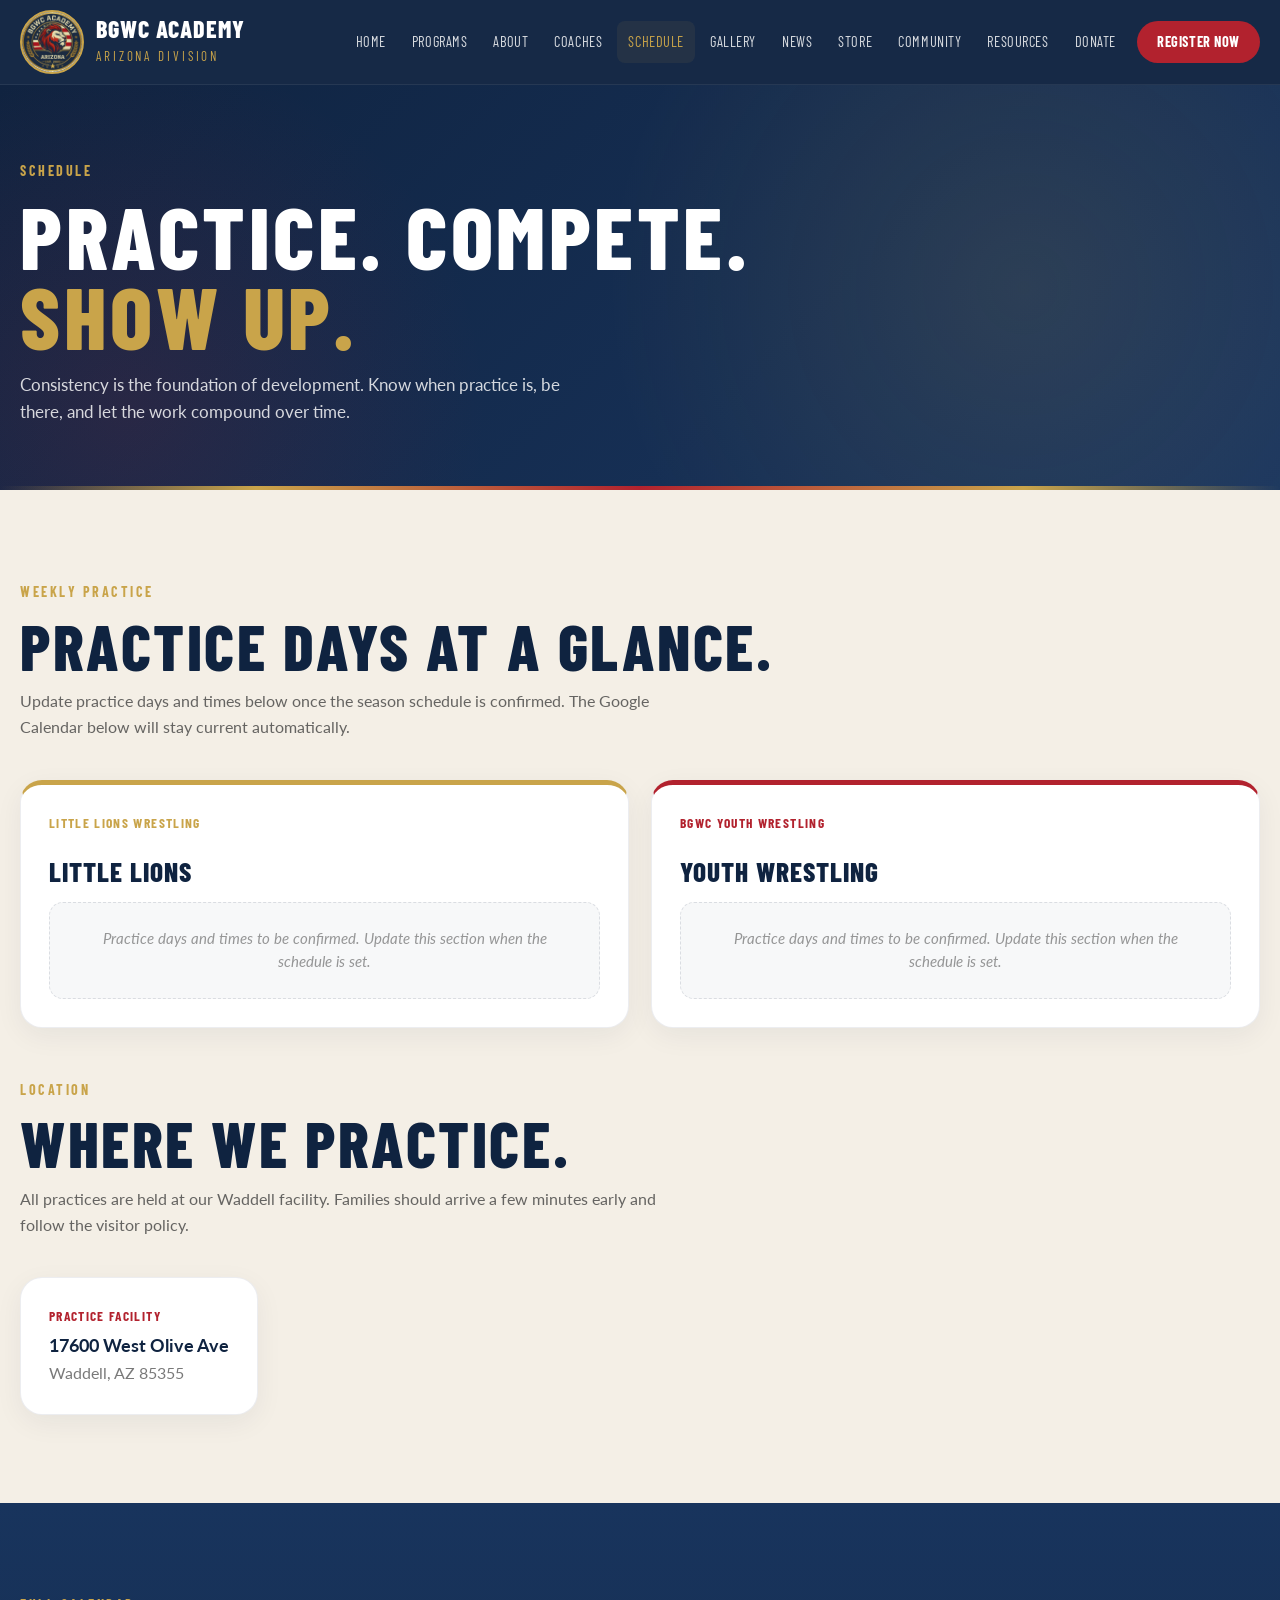
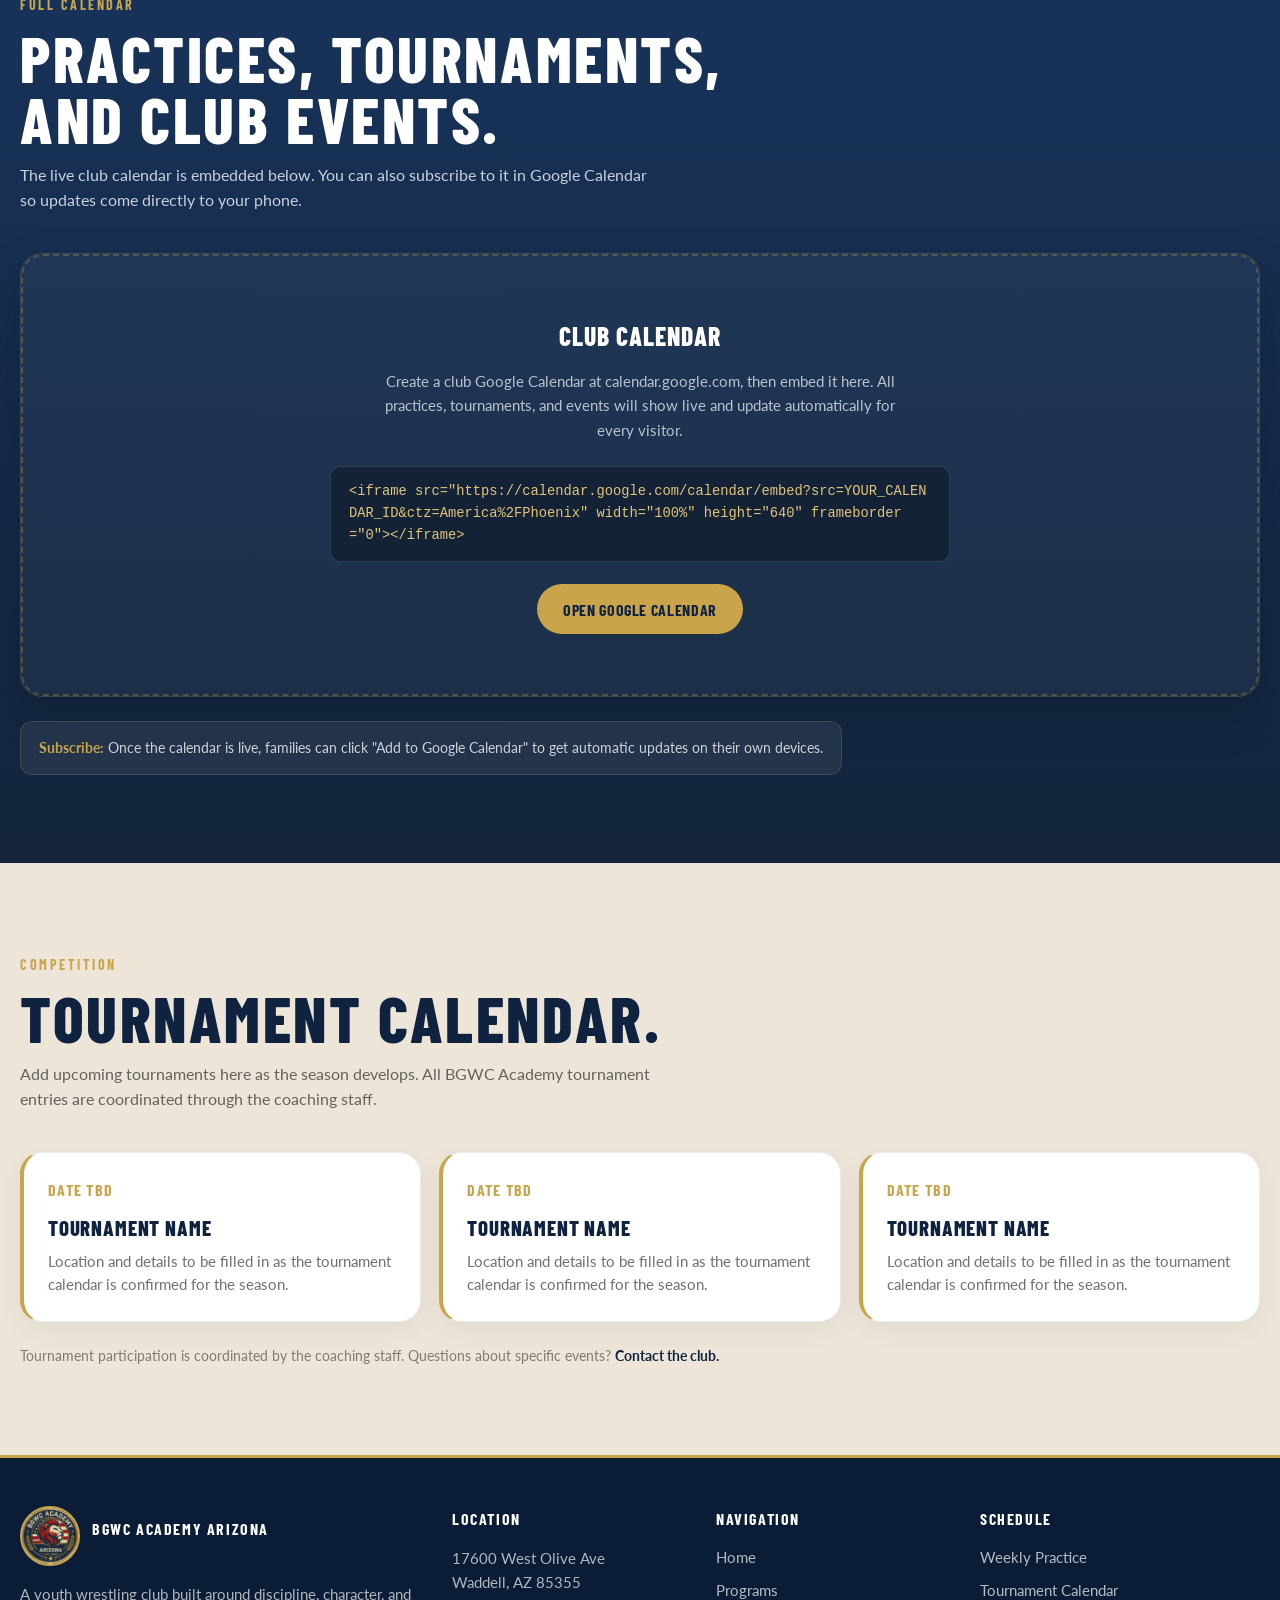
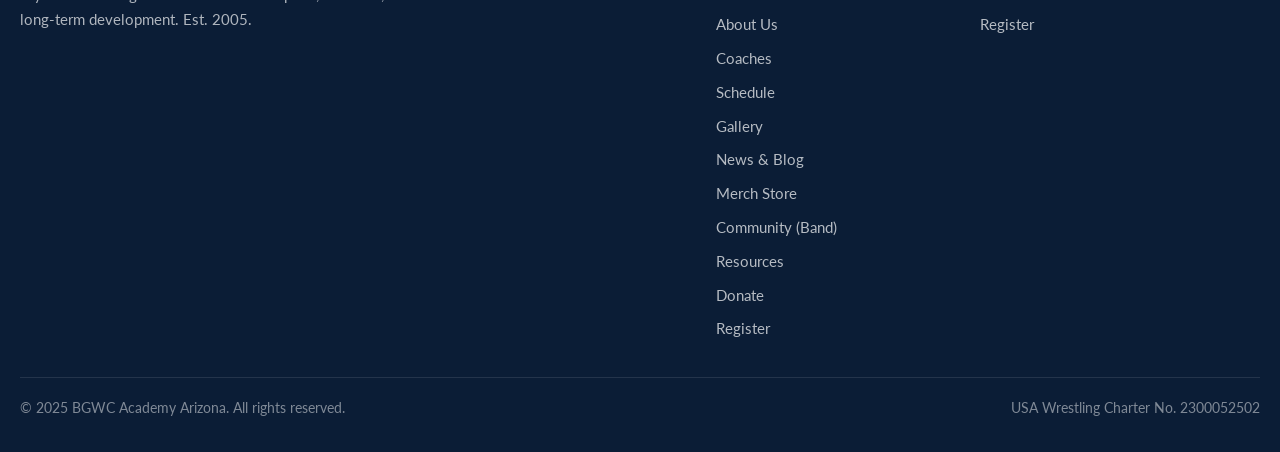
<file: schedule/index.html>
<!DOCTYPE html>
<html lang="en">
<head>
  <meta charset="UTF-8" />
  <meta name="viewport" content="width=device-width, initial-scale=1.0" />
  <title>Schedule — BGWC Academy Arizona</title>
  <link rel="icon" type="image/png" href="../assets/BGWC_Academy_Logo_Transparent.png" />
  <link rel="stylesheet" href="../assets/site.css" />
  <style>
    .schedule-main { background: var(--cream); }
    .week-grid {
      display: grid;
      grid-template-columns: repeat(2, 1fr);
      gap: 22px;
      margin-bottom: 48px;
    }
    .week-card {
      border-top: 5px solid var(--navy);
      padding: 28px;
    }
    .week-card.lions { border-top-color: var(--gold); }
    .week-card.youth { border-top-color: var(--red); }
    .week-card h3 {
      color: var(--navy);
      font-size: 1.7rem;
      font-weight: 800;
      margin-bottom: 8px;
    }
    .week-card .program-type {
      color: var(--red);
      font-family: "Barlow Condensed", sans-serif;
      font-size: 0.84rem;
      font-weight: 700;
      text-transform: uppercase;
      letter-spacing: 0.1em;
      margin-bottom: 16px;
    }
    .week-card.lions .program-type { color: var(--gold); }
    .day-row {
      display: flex;
      justify-content: space-between;
      align-items: center;
      padding: 11px 0;
      border-bottom: 1px solid rgba(15,35,64,0.07);
      font-size: 0.95rem;
    }
    .day-row:last-child { border-bottom: none; }
    .day-name { font-weight: 700; color: var(--navy); }
    .day-time { color: rgba(51,51,51,0.66); }
    .day-placeholder {
      padding: 24px;
      text-align: center;
      color: rgba(51,51,51,0.5);
      font-size: 0.92rem;
      font-style: italic;
      background: rgba(15,35,64,0.03);
      border-radius: 14px;
      border: 1px dashed rgba(15,35,64,0.12);
    }

    /* Google Calendar embed */
    .calendar-section {
      background: linear-gradient(180deg, #18345d, #13243B);
      color: var(--white);
    }
    .calendar-section .section-head h2 { color: var(--white); }
    .calendar-section .section-head p  { color: rgba(255,255,255,0.78); }
    .gcal-wrap {
      border-radius: var(--radius);
      overflow: hidden;
      border: 1px solid rgba(201,164,74,0.24);
      box-shadow: var(--shadow);
    }
    .gcal-wrap iframe {
      width: 100%;
      height: 640px;
      border: none;
      display: block;
    }
    .gcal-placeholder {
      background: rgba(255,255,255,0.04);
      border: 2px dashed rgba(201,164,74,0.3);
      border-radius: var(--radius);
      padding: 60px 40px;
      text-align: center;
    }
    .gcal-placeholder h3 {
      color: var(--white);
      font-size: 1.6rem;
      font-weight: 800;
      margin-bottom: 12px;
    }
    .gcal-placeholder p {
      font-family: Lato, sans-serif;
      text-transform: none;
      letter-spacing: 0;
      color: rgba(255,255,255,0.7);
      font-size: 0.96rem;
      max-width: 520px;
      margin: 0 auto 24px;
    }
    .gcal-placeholder code {
      display: block;
      background: rgba(0,0,0,0.3);
      border: 1px solid rgba(255,255,255,0.12);
      border-radius: 10px;
      padding: 14px 18px;
      font-family: monospace;
      font-size: 0.86rem;
      color: var(--gold-light);
      max-width: 620px;
      margin: 0 auto;
      text-align: left;
      word-break: break-all;
    }

    /* Tournament section */
    .tournament-section { background: var(--cream-dark); }
    .tournament-grid {
      display: grid;
      grid-template-columns: repeat(3, 1fr);
      gap: 18px;
    }
    .tournament-card {
      padding: 24px;
      border-left: 4px solid var(--gold);
    }
    .tournament-date {
      font-family: "Barlow Condensed", sans-serif;
      font-size: 1rem;
      font-weight: 700;
      color: var(--gold);
      letter-spacing: 0.08em;
      text-transform: uppercase;
      margin-bottom: 8px;
    }
    .tournament-card h3 {
      color: var(--navy);
      font-size: 1.3rem;
      font-weight: 800;
      margin-bottom: 6px;
    }
    .tournament-card p { color: rgba(51,51,51,0.7); font-size: 0.92rem; }

    @media (max-width: 760px) {
      .week-grid, .tournament-grid { grid-template-columns: 1fr; }
    }
  </style>
</head>
<body>

<header>
  <div class="container header-inner">
    <a href="../index.html" class="brand">
      <div class="brand-mark">
        <img src="../assets/BGWC_Academy_Logo_Transparent.png" alt="BGWC Academy Arizona logo" />
      </div>
      <div>
        <div class="brand-name">BGWC Academy</div>
        <div class="brand-sub">Arizona Division</div>
      </div>
    </a>
    <button class="nav-toggle" aria-label="Toggle navigation" onclick="this.closest('header').querySelector('nav').classList.toggle('open')">
      <span></span><span></span><span></span>
    </button>
    <nav>
      <a class="nav-link" href="../index.html">Home</a>
      <a class="nav-link" href="../programs/index.html">Programs</a>
      <a class="nav-link" href="../about/index.html">About</a>
      <a class="nav-link" href="../coaches/index.html">Coaches</a>
      <a class="nav-link active" href="../schedule/index.html">Schedule</a>
      <a class="nav-link" href="../gallery/index.html">Gallery</a>
      <a class="nav-link" href="../blog/index.html">News</a>
      <a class="nav-link" href="../store/index.html">Store</a>
      <a class="nav-link" href="../community/index.html">Community</a>
      <a class="nav-link" href="../resources/index.html">Resources</a>
      <a class="nav-link" href="../donate/index.html">Donate</a>
      <a class="btn btn-primary nav-cta" href="../forms/index.html">Register Now</a>
    </nav>
  </div>
</header>

<div class="page-hero">
  <div class="container page-hero-inner">
    <div class="eyebrow">Schedule</div>
    <h1>Practice. Compete.<br><span style="color:var(--gold);">Show Up.</span></h1>
    <p>Consistency is the foundation of development. Know when practice is, be there, and let the work compound over time.</p>
  </div>
</div>

<main>

<section class="schedule-main">
  <div class="container">
    <div class="section-head">
      <div class="eyebrow">Weekly Practice</div>
      <h2>Practice days at a glance.</h2>
      <p>Update practice days and times below once the season schedule is confirmed. The Google Calendar below will stay current automatically.</p>
    </div>

    <div class="week-grid">
      <div class="card week-card lions">
        <div class="program-type">Little Lions Wrestling</div>
        <h3>Little Lions</h3>
        <div class="day-placeholder">Practice days and times to be confirmed. Update this section when the schedule is set.</div>
      </div>
      <div class="card week-card youth">
        <div class="program-type">BGWC Youth Wrestling</div>
        <h3>Youth Wrestling</h3>
        <div class="day-placeholder">Practice days and times to be confirmed. Update this section when the schedule is set.</div>
      </div>
    </div>

    <div class="section-head">
      <div class="eyebrow">Location</div>
      <h2>Where we practice.</h2>
      <p>All practices are held at our Waddell facility. Families should arrive a few minutes early and follow the visitor policy.</p>
    </div>
    <div class="card" style="padding:28px;display:inline-flex;gap:20px;align-items:center;flex-wrap:wrap;">
      <div>
        <div style="font-family:'Barlow Condensed',sans-serif;text-transform:uppercase;letter-spacing:0.1em;font-size:0.84rem;color:var(--red);font-weight:700;margin-bottom:4px;">Practice Facility</div>
        <div style="font-size:1.1rem;font-weight:700;color:var(--navy);">17600 West Olive Ave</div>
        <div style="color:rgba(51,51,51,0.66);">Waddell, AZ 85355</div>
      </div>
    </div>
  </div>
</section>

<!-- ===================== GOOGLE CALENDAR ===================== -->
<section class="calendar-section">
  <div class="container">
    <div class="section-head">
      <div class="eyebrow">Full Calendar</div>
      <h2>Practices, tournaments, and club events.</h2>
      <p>The live club calendar is embedded below. You can also subscribe to it in Google Calendar so updates come directly to your phone.</p>
    </div>

    <!--
      ════════════════════════════════════════════════════════
      HOW TO EMBED YOUR GOOGLE CALENDAR:
      1. Go to calendar.google.com
      2. On the left sidebar, find your club calendar
      3. Click the three dots → Settings and sharing
      4. Scroll to "Integrate calendar"
      5. Copy the "Embed code" iframe
      6. Replace the placeholder div below with that iframe
      7. You can also share the "Public URL" so families can
         subscribe on their own calendars
      ════════════════════════════════════════════════════════
    -->

    <div class="gcal-wrap">
      <!-- REPLACE THIS WITH YOUR GOOGLE CALENDAR IFRAME -->
      <div class="gcal-placeholder">
        <h3>Club Calendar</h3>
        <p>Create a club Google Calendar at calendar.google.com, then embed it here. All practices, tournaments, and events will show live and update automatically for every visitor.</p>
        <code>&lt;iframe src="https://calendar.google.com/calendar/embed?src=YOUR_CALENDAR_ID&ctz=America%2FPhoenix" width="100%" height="640" frameborder="0"&gt;&lt;/iframe&gt;</code>
        <div style="margin-top:22px;">
          <a class="btn btn-gold" href="https://calendar.google.com" target="_blank" rel="noopener">Open Google Calendar</a>
        </div>
      </div>
      <!-- END PLACEHOLDER -->
    </div>

    <div style="margin-top:24px;display:flex;gap:12px;flex-wrap:wrap;">
      <div style="background:rgba(255,255,255,0.07);border:1px solid rgba(201,164,74,0.2);border-radius:12px;padding:14px 18px;font-size:0.9rem;color:rgba(255,255,255,0.78);">
        <strong style="color:var(--gold);">Subscribe:</strong> Once the calendar is live, families can click "Add to Google Calendar" to get automatic updates on their own devices.
      </div>
    </div>
  </div>
</section>

<!-- ===================== TOURNAMENTS ===================== -->
<section class="tournament-section">
  <div class="container">
    <div class="section-head">
      <div class="eyebrow">Competition</div>
      <h2>Tournament calendar.</h2>
      <p>Add upcoming tournaments here as the season develops. All BGWC Academy tournament entries are coordinated through the coaching staff.</p>
    </div>
    <div class="tournament-grid">
      <div class="card tournament-card">
        <div class="tournament-date">Date TBD</div>
        <h3>Tournament Name</h3>
        <p>Location and details to be filled in as the tournament calendar is confirmed for the season.</p>
      </div>
      <div class="card tournament-card">
        <div class="tournament-date">Date TBD</div>
        <h3>Tournament Name</h3>
        <p>Location and details to be filled in as the tournament calendar is confirmed for the season.</p>
      </div>
      <div class="card tournament-card">
        <div class="tournament-date">Date TBD</div>
        <h3>Tournament Name</h3>
        <p>Location and details to be filled in as the tournament calendar is confirmed for the season.</p>
      </div>
    </div>
    <p style="margin-top:22px;font-size:0.9rem;color:rgba(51,51,51,0.6);">Tournament participation is coordinated by the coaching staff. Questions about specific events? <a href="../forms/index.html#tab-inquiry" style="color:var(--navy);font-weight:700;">Contact the club.</a></p>
  </div>
</section>

</main>

<footer>
  <div class="container">
    <div class="footer-grid">
      <div>
        <div class="footer-brand">
          <img src="../assets/BGWC_Academy_Logo_Transparent.png" alt="BGWC Academy Arizona" />
          <div><div class="footer-title">BGWC Academy Arizona</div></div>
        </div>
        <p class="footer-copy">A youth wrestling club built around discipline, character, and long-term development. Est. 2005.</p>
      </div>
      <div>
        <div class="footer-title">Location</div>
        <p class="footer-copy">17600 West Olive Ave<br>Waddell, AZ 85355</p>
      </div>
      <div>
                <div class="footer-title">Navigation</div>
        <div class="footer-links">
          <a href="../index.html">Home</a>
          <a href="../programs/index.html">Programs</a>
          <a href="../about/index.html">About Us</a>
          <a href="../coaches/index.html">Coaches</a>
          <a href="../schedule/index.html">Schedule</a>
          <a href="../gallery/index.html">Gallery</a>
          <a href="../blog/index.html">News &amp; Blog</a>
          <a href="../store/index.html">Merch Store</a>
          <a href="../community/index.html">Community (Band)</a>
          <a href="../resources/index.html">Resources</a>
          <a href="../donate/index.html">Donate</a>
          <a href="../forms/index.html">Register</a>
        </div>
      </div>
      <div>
        <div class="footer-title">Schedule</div>
        <div class="footer-links">
          <a href="#practice">Weekly Practice</a>
          <a href="#tournaments">Tournament Calendar</a>
          <a href="../forms/index.html">Register</a>
        </div>
      </div>
    </div>
    <div class="footer-bottom">
      <span>&copy; 2025 BGWC Academy Arizona. All rights reserved.</span>
      <span>USA Wrestling Charter No. 2300052502</span>
    </div>
  </div>
</footer>

</body>
</html>
</file>
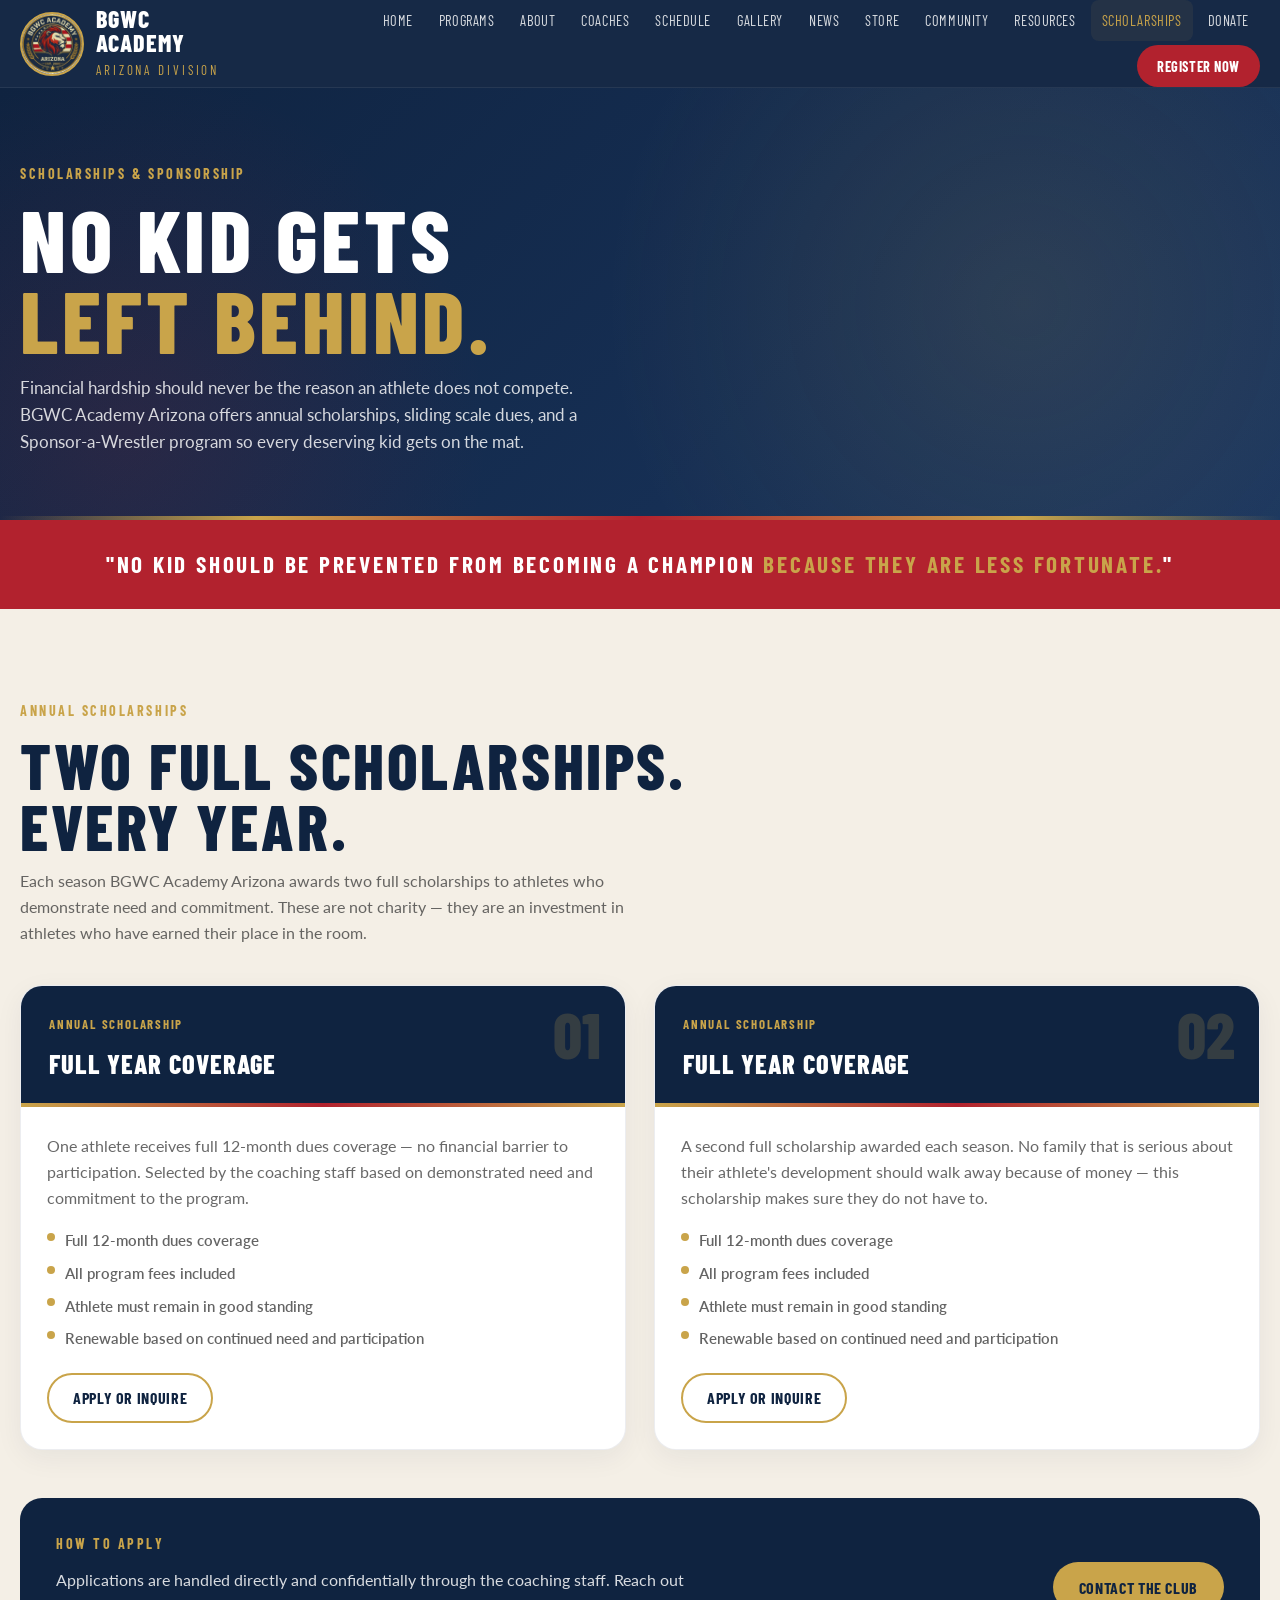
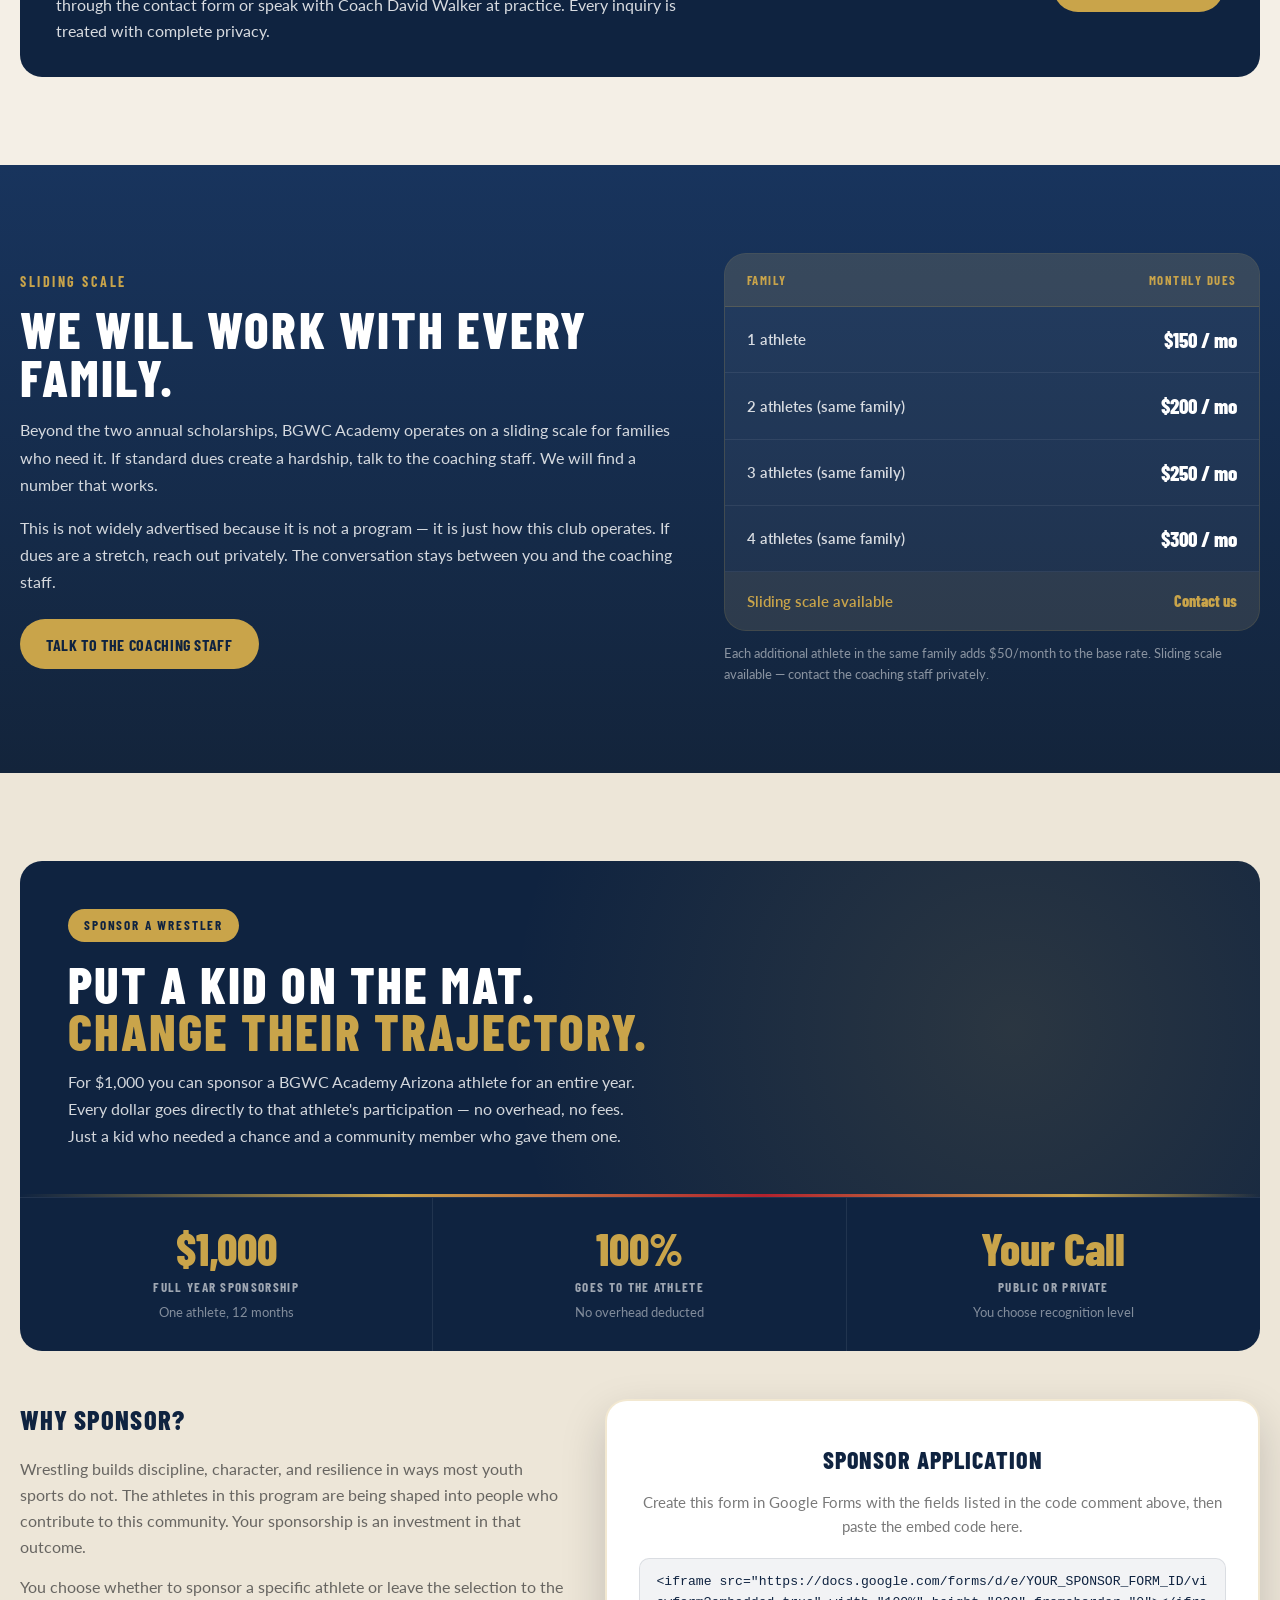
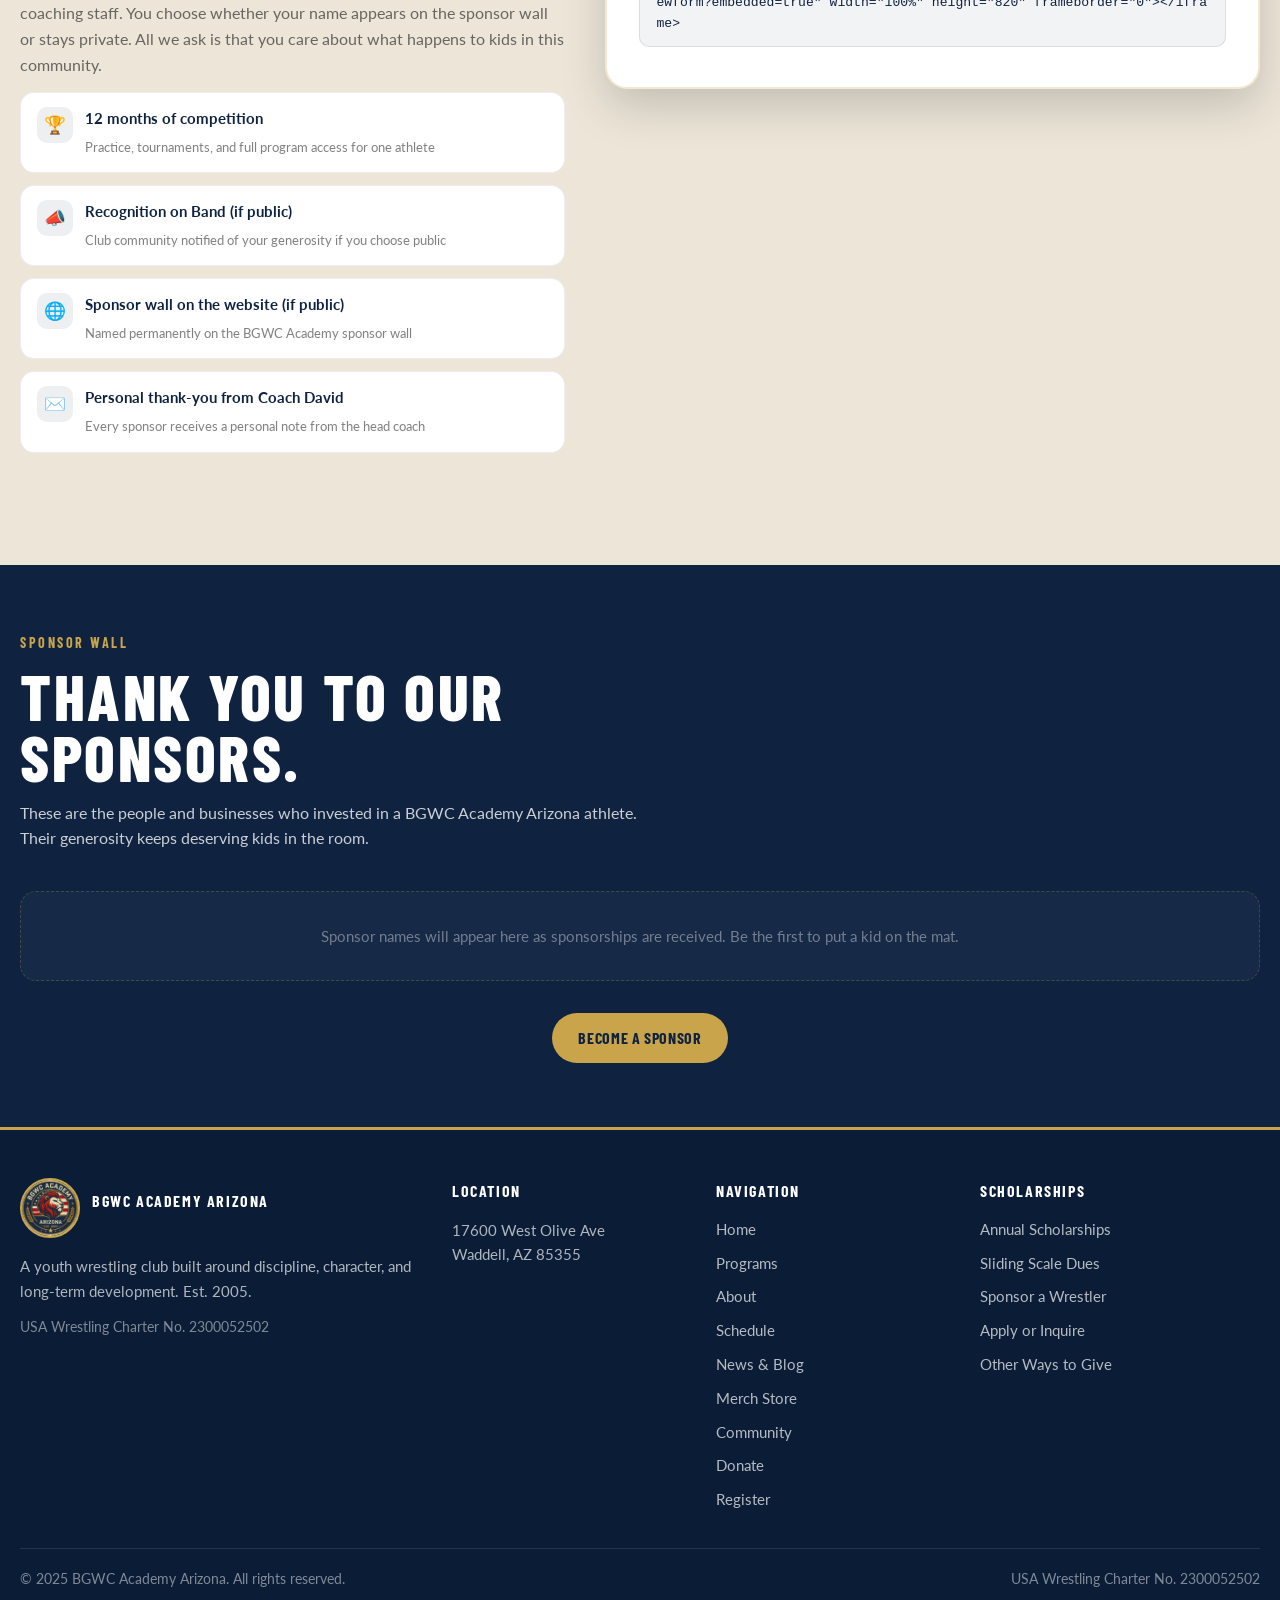
<file: scholarships/index.html>
<!DOCTYPE html>
<html lang="en">
<head>
  <meta charset="UTF-8" />
  <meta name="viewport" content="width=device-width, initial-scale=1.0" />
  <title>Scholarships &amp; Sponsorship — BGWC Academy Arizona</title>
  <link rel="icon" type="image/png" href="../assets/BGWC_Academy_Logo_Transparent.png" />
  <link rel="stylesheet" href="../assets/site.css" />
  <style>
    .mission-band { background:var(--red);color:var(--white);padding:26px 0;text-align:center; }
    .mission-band p { font-family:"Barlow Condensed",sans-serif;text-transform:uppercase;letter-spacing:0.12em;font-size:clamp(1rem,2.5vw,1.45rem);font-weight:700;margin:0; }
    .mission-band span { color:var(--gold); }

    .scholarship-grid { display:grid;grid-template-columns:1fr 1fr;gap:28px;margin-bottom:48px; }
    .scholarship-card { overflow:hidden; }
    .scholarship-header { background:var(--navy);padding:28px 28px 22px;position:relative; }
    .scholarship-header::after { content:"";position:absolute;bottom:0;left:0;right:0;height:4px;background:linear-gradient(90deg,var(--gold),var(--red),var(--gold)); }
    .scholarship-num { font-family:"Barlow Condensed",sans-serif;font-size:4rem;font-weight:800;color:var(--gold);opacity:0.2;line-height:1;position:absolute;top:16px;right:24px; }
    .scholarship-label { font-family:"Barlow Condensed",sans-serif;text-transform:uppercase;letter-spacing:0.14em;font-size:0.8rem;font-weight:700;color:var(--gold);margin-bottom:8px; }
    .scholarship-header h3 { color:var(--white);font-size:1.65rem;font-weight:800;margin:0; }
    .scholarship-body { padding:26px; }
    .scholarship-body p { font-family:Lato,sans-serif;text-transform:none;letter-spacing:0;color:rgba(51,51,51,0.74);font-size:0.97rem;line-height:1.68;margin-bottom:18px; }
    .scholarship-list { display:grid;gap:9px;margin-bottom:22px; }
    .scholarship-list li { position:relative;padding-left:18px;font-size:0.93rem;color:rgba(51,51,51,0.76);font-weight:600; }
    .scholarship-list li::before { content:"";width:8px;height:8px;border-radius:50%;background:var(--gold);position:absolute;left:0;top:0.52em;transform:translateY(-50%); }

    .sliding-section { background:linear-gradient(180deg,#18345d,#13243B);color:var(--white); }
    .sliding-section .section-head h2 { color:var(--white); }
    .sliding-section .section-head p  { color:rgba(255,255,255,0.78); }
    .sliding-grid { display:grid;grid-template-columns:1.1fr 0.9fr;gap:48px;align-items:center; }
    .sliding-copy p { font-family:Lato,sans-serif;text-transform:none;letter-spacing:0;color:rgba(255,255,255,0.82);font-size:1rem;line-height:1.7;margin-bottom:16px; }
    .dues-table { background:rgba(255,255,255,0.05);border:1px solid rgba(201,164,74,0.2);border-radius:var(--radius);overflow:hidden; }
    .dues-row { display:flex;justify-content:space-between;align-items:center;padding:16px 22px;border-bottom:1px solid rgba(255,255,255,0.07); }
    .dues-row:last-child { border-bottom:none; }
    .dues-row.header { background:rgba(201,164,74,0.12);border-bottom:1px solid rgba(201,164,74,0.2); }
    .dues-row.header span { font-family:"Barlow Condensed",sans-serif;font-size:0.8rem;font-weight:700;letter-spacing:0.12em;text-transform:uppercase;color:var(--gold); }
    .dues-label { color:rgba(255,255,255,0.82);font-size:0.95rem;font-weight:600; }
    .dues-amount { font-family:"Barlow Condensed",sans-serif;font-size:1.3rem;font-weight:800;color:var(--white); }
    .dues-note { font-size:0.82rem;color:rgba(255,255,255,0.5);margin-top:12px;font-family:Lato,sans-serif;text-transform:none;letter-spacing:0; }

    .sponsor-section { background:var(--cream-dark); }
    .sponsor-hero-card { background:var(--navy);border-radius:var(--radius);overflow:hidden;margin-bottom:48px; }
    .sponsor-hero-top { padding:48px;position:relative;overflow:hidden; }
    .sponsor-hero-top::before { content:"";position:absolute;inset:0;background:radial-gradient(circle at 80% 50%,rgba(201,164,74,0.15),transparent 50%); }
    .sponsor-hero-top::after { content:"";position:absolute;bottom:0;left:0;right:0;height:3px;background:linear-gradient(90deg,transparent,var(--gold) 30%,var(--red) 60%,var(--gold) 85%,transparent); }
    .sponsor-badge { display:inline-flex;align-items:center;gap:8px;background:var(--gold);color:var(--navy);font-family:"Barlow Condensed",sans-serif;font-size:0.82rem;font-weight:700;letter-spacing:0.14em;text-transform:uppercase;border-radius:999px;padding:6px 16px;margin-bottom:18px;position:relative;z-index:1; }
    .sponsor-hero-top h2 { color:var(--white);font-size:clamp(2.2rem,4vw,3.5rem);font-weight:800;line-height:0.93;margin-bottom:14px;position:relative;z-index:1; }
    .sponsor-hero-top h2 span { color:var(--gold); }
    .sponsor-hero-top > p { font-family:Lato,sans-serif;text-transform:none;letter-spacing:0;color:rgba(255,255,255,0.82);font-size:1rem;line-height:1.68;max-width:580px;position:relative;z-index:1; }
    .sponsor-value-grid { display:grid;grid-template-columns:repeat(3,1fr);border-top:1px solid rgba(255,255,255,0.08); }
    .sponsor-value { padding:28px 24px;border-right:1px solid rgba(255,255,255,0.08);text-align:center; }
    .sponsor-value:last-child { border-right:none; }
    .sponsor-value-num { font-family:"Barlow Condensed",sans-serif;font-size:2.8rem;font-weight:800;color:var(--gold);line-height:1;margin-bottom:6px; }
    .sponsor-value-label { font-family:"Barlow Condensed",sans-serif;text-transform:uppercase;letter-spacing:0.1em;font-size:0.82rem;font-weight:700;color:rgba(255,255,255,0.6); }
    .sponsor-value-sub { font-family:Lato,sans-serif;text-transform:none;letter-spacing:0;font-size:0.82rem;color:rgba(255,255,255,0.48);margin-top:4px; }

    .sponsor-form-layout { display:grid;grid-template-columns:1fr 1.2fr;gap:40px;align-items:start; }
    .sponsor-why h3 { color:var(--navy);font-size:1.65rem;font-weight:800;margin-bottom:14px; }
    .sponsor-why p { font-family:Lato,sans-serif;text-transform:none;letter-spacing:0;color:rgba(51,51,51,0.72);font-size:0.97rem;line-height:1.68;margin-bottom:14px; }
    .impact-list { display:grid;gap:12px;margin-bottom:24px; }
    .impact-item { display:flex;align-items:flex-start;gap:12px;background:var(--white);border:1px solid rgba(15,35,64,0.08);border-radius:14px;padding:14px 16px; }
    .impact-icon { width:36px;height:36px;border-radius:10px;background:rgba(15,35,64,0.07);display:grid;place-items:center;flex:0 0 auto;font-size:1.1rem; }
    .impact-text strong { display:block;font-size:0.92rem;font-weight:700;color:var(--navy);margin-bottom:2px; }
    .impact-text span { font-size:0.84rem;color:rgba(51,51,51,0.62);font-family:Lato,sans-serif;text-transform:none;letter-spacing:0; }

    .sponsor-form-wrap { background:var(--white);border:2px solid rgba(201,164,74,0.25);border-radius:var(--radius);overflow:hidden;box-shadow:var(--shadow); }
    .sponsor-form-wrap iframe { width:100%;min-height:820px;border:none;display:block; }
    .sponsor-form-placeholder { padding:40px 32px;text-align:center; }
    .sponsor-form-placeholder h3 { color:var(--navy);font-size:1.5rem;font-weight:800;margin-bottom:10px; }
    .sponsor-form-placeholder p { font-family:Lato,sans-serif;text-transform:none;letter-spacing:0;color:rgba(51,51,51,0.66);font-size:0.95rem;margin-bottom:20px; }
    .sponsor-form-placeholder code { display:block;background:rgba(15,35,64,0.05);border:1px solid rgba(15,35,64,0.1);border-radius:10px;padding:12px 16px;font-family:monospace;font-size:0.82rem;color:var(--navy);word-break:break-all;text-align:left; }

    .sponsor-wall-section { background:var(--navy);color:var(--white);padding:64px 0; }
    .sponsor-wall-section .section-head h2 { color:var(--white); }
    .sponsor-wall-section .section-head p  { color:rgba(255,255,255,0.78); }
    .sponsor-wall { display:grid;grid-template-columns:repeat(3,1fr);gap:16px; }
    .sponsor-wall-placeholder { grid-column:1/-1;text-align:center;padding:32px;background:rgba(255,255,255,0.03);border:1px dashed rgba(201,164,74,0.25);border-radius:16px;color:rgba(255,255,255,0.4);font-family:Lato,sans-serif;text-transform:none;letter-spacing:0;font-size:0.95rem; }

    @media (max-width:900px) {
      .scholarship-grid,.sliding-grid,.sponsor-form-layout { grid-template-columns:1fr; }
      .sponsor-value-grid { grid-template-columns:1fr; }
      .sponsor-wall { grid-template-columns:1fr 1fr; }
    }
    @media (max-width:560px) {
      .sponsor-wall { grid-template-columns:1fr; }
      .sponsor-hero-top { padding:28px 20px; }
    }
  </style>
</head>
<body>

<header>
  <div class="container header-inner">
    <a href="../index.html" class="brand">
      <div class="brand-mark"><img src="../assets/BGWC_Academy_Logo_Transparent.png" alt="BGWC Academy Arizona logo" /></div>
      <div><div class="brand-name">BGWC Academy</div><div class="brand-sub">Arizona Division</div></div>
    </a>
    <button class="nav-toggle" aria-label="Toggle navigation" onclick="this.closest('header').querySelector('nav').classList.toggle('open')"><span></span><span></span><span></span></button>
    <nav>
      <a class="nav-link" href="../index.html">Home</a>
      <a class="nav-link" href="../programs/index.html">Programs</a>
      <a class="nav-link" href="../about/index.html">About</a>
      <a class="nav-link" href="../coaches/index.html">Coaches</a>
      <a class="nav-link" href="../schedule/index.html">Schedule</a>
      <a class="nav-link" href="../gallery/index.html">Gallery</a>
      <a class="nav-link" href="../blog/index.html">News</a>
      <a class="nav-link" href="../store/index.html">Store</a>
      <a class="nav-link" href="../community/index.html">Community</a>
      <a class="nav-link" href="../resources/index.html">Resources</a>
      <a class="nav-link active" href="index.html">Scholarships</a>
      <a class="nav-link" href="../donate/index.html">Donate</a>
      <a class="btn btn-primary nav-cta" href="../forms/index.html">Register Now</a>
    </nav>
  </div>
</header>

<div class="page-hero">
  <div class="container page-hero-inner">
    <div class="eyebrow">Scholarships &amp; Sponsorship</div>
    <h1>No Kid Gets<br><span style="color:var(--gold);">Left Behind.</span></h1>
    <p>Financial hardship should never be the reason an athlete does not compete. BGWC Academy Arizona offers annual scholarships, sliding scale dues, and a Sponsor-a-Wrestler program so every deserving kid gets on the mat.</p>
  </div>
</div>

<div class="mission-band">
  <div class="container">
    <p>"No kid should be prevented from becoming a champion <span>because they are less fortunate.</span>"</p>
  </div>
</div>

<main>

<!-- SCHOLARSHIPS -->
<section style="background:var(--cream);padding:88px 0;" id="scholarships">
  <div class="container">
    <div class="section-head">
      <div class="eyebrow">Annual Scholarships</div>
      <h2>Two full scholarships. Every year.</h2>
      <p>Each season BGWC Academy Arizona awards two full scholarships to athletes who demonstrate need and commitment. These are not charity — they are an investment in athletes who have earned their place in the room.</p>
    </div>
    <div class="scholarship-grid">
      <article class="card scholarship-card">
        <div class="scholarship-header">
          <div class="scholarship-num">01</div>
          <div class="scholarship-label">Annual Scholarship</div>
          <h3>Full Year Coverage</h3>
        </div>
        <div class="scholarship-body">
          <p>One athlete receives full 12-month dues coverage — no financial barrier to participation. Selected by the coaching staff based on demonstrated need and commitment to the program.</p>
          <ul class="scholarship-list">
            <li>Full 12-month dues coverage</li>
            <li>All program fees included</li>
            <li>Athlete must remain in good standing</li>
            <li>Renewable based on continued need and participation</li>
          </ul>
          <a class="btn btn-outline-navy" href="../forms/index.html#tab-contact">Apply or Inquire</a>
        </div>
      </article>
      <article class="card scholarship-card">
        <div class="scholarship-header">
          <div class="scholarship-num">02</div>
          <div class="scholarship-label">Annual Scholarship</div>
          <h3>Full Year Coverage</h3>
        </div>
        <div class="scholarship-body">
          <p>A second full scholarship awarded each season. No family that is serious about their athlete's development should walk away because of money — this scholarship makes sure they do not have to.</p>
          <ul class="scholarship-list">
            <li>Full 12-month dues coverage</li>
            <li>All program fees included</li>
            <li>Athlete must remain in good standing</li>
            <li>Renewable based on continued need and participation</li>
          </ul>
          <a class="btn btn-outline-navy" href="../forms/index.html#tab-contact">Apply or Inquire</a>
        </div>
      </article>
    </div>
    <div style="background:var(--navy);border-radius:var(--radius);padding:32px 36px;display:flex;gap:24px;align-items:center;flex-wrap:wrap;justify-content:space-between;">
      <div>
        <div class="eyebrow" style="color:var(--gold);">How to Apply</div>
        <p style="font-family:Lato,sans-serif;text-transform:none;letter-spacing:0;color:rgba(255,255,255,0.84);font-size:0.97rem;line-height:1.65;margin:0;max-width:640px;">Applications are handled directly and confidentially through the coaching staff. Reach out through the contact form or speak with Coach David Walker at practice. Every inquiry is treated with complete privacy.</p>
      </div>
      <a class="btn btn-gold" href="../forms/index.html#tab-contact" style="white-space:nowrap;flex:0 0 auto;">Contact the Club</a>
    </div>
  </div>
</section>

<!-- SLIDING SCALE -->
<section class="sliding-section" id="sliding">
  <div class="container">
    <div class="sliding-grid">
      <div class="sliding-copy">
        <div class="eyebrow">Sliding Scale</div>
        <h2 style="color:var(--white);font-size:clamp(2.2rem,4vw,3.2rem);font-weight:800;line-height:0.93;margin-bottom:16px;">We will work with every family.</h2>
        <p>Beyond the two annual scholarships, BGWC Academy operates on a sliding scale for families who need it. If standard dues create a hardship, talk to the coaching staff. We will find a number that works.</p>
        <p>This is not widely advertised because it is not a program — it is just how this club operates. If dues are a stretch, reach out privately. The conversation stays between you and the coaching staff.</p>
        <a class="btn btn-gold" href="../forms/index.html#tab-contact" style="margin-top:8px;">Talk to the Coaching Staff</a>
      </div>
      <div>
        <div class="dues-table">
          <div class="dues-row header"><span>Family</span><span>Monthly Dues</span></div>
          <div class="dues-row"><span class="dues-label">1 athlete</span><span class="dues-amount">$150 / mo</span></div>
          <div class="dues-row"><span class="dues-label">2 athletes (same family)</span><span class="dues-amount">$200 / mo</span></div>
          <div class="dues-row"><span class="dues-label">3 athletes (same family)</span><span class="dues-amount">$250 / mo</span></div>
          <div class="dues-row"><span class="dues-label">4 athletes (same family)</span><span class="dues-amount">$300 / mo</span></div>
          <div class="dues-row" style="background:rgba(201,164,74,0.08);">
            <span class="dues-label" style="color:var(--gold);">Sliding scale available</span>
            <span class="dues-amount" style="color:var(--gold);font-size:1rem;">Contact us</span>
          </div>
        </div>
        <p class="dues-note">Each additional athlete in the same family adds $50/month to the base rate. Sliding scale available — contact the coaching staff privately.</p>
      </div>
    </div>
  </div>
</section>

<!-- SPONSOR A WRESTLER -->
<section class="sponsor-section" id="sponsor-a-wrestler">
  <div class="container">
    <div class="sponsor-hero-card">
      <div class="sponsor-hero-top">
        <div class="sponsor-badge">Sponsor a Wrestler</div>
        <h2>Put a kid on the mat.<br><span>Change their trajectory.</span></h2>
        <p>For $1,000 you can sponsor a BGWC Academy Arizona athlete for an entire year. Every dollar goes directly to that athlete's participation — no overhead, no fees. Just a kid who needed a chance and a community member who gave them one.</p>
      </div>
      <div class="sponsor-value-grid">
        <div class="sponsor-value">
          <div class="sponsor-value-num">$1,000</div>
          <div class="sponsor-value-label">Full Year Sponsorship</div>
          <div class="sponsor-value-sub">One athlete, 12 months</div>
        </div>
        <div class="sponsor-value">
          <div class="sponsor-value-num">100%</div>
          <div class="sponsor-value-label">Goes to the Athlete</div>
          <div class="sponsor-value-sub">No overhead deducted</div>
        </div>
        <div class="sponsor-value">
          <div class="sponsor-value-num">Your Call</div>
          <div class="sponsor-value-label">Public or Private</div>
          <div class="sponsor-value-sub">You choose recognition level</div>
        </div>
      </div>
    </div>

    <div class="sponsor-form-layout">
      <div class="sponsor-why">
        <h3>Why sponsor?</h3>
        <p>Wrestling builds discipline, character, and resilience in ways most youth sports do not. The athletes in this program are being shaped into people who contribute to this community. Your sponsorship is an investment in that outcome.</p>
        <p>You choose whether to sponsor a specific athlete or leave the selection to the coaching staff. You choose whether your name appears on the sponsor wall or stays private. All we ask is that you care about what happens to kids in this community.</p>
        <div class="impact-list">
          <div class="impact-item">
            <div class="impact-icon">🏆</div>
            <div class="impact-text">
              <strong>12 months of competition</strong>
              <span>Practice, tournaments, and full program access for one athlete</span>
            </div>
          </div>
          <div class="impact-item">
            <div class="impact-icon">📣</div>
            <div class="impact-text">
              <strong>Recognition on Band (if public)</strong>
              <span>Club community notified of your generosity if you choose public</span>
            </div>
          </div>
          <div class="impact-item">
            <div class="impact-icon">🌐</div>
            <div class="impact-text">
              <strong>Sponsor wall on the website (if public)</strong>
              <span>Named permanently on the BGWC Academy sponsor wall</span>
            </div>
          </div>
          <div class="impact-item">
            <div class="impact-icon">✉️</div>
            <div class="impact-text">
              <strong>Personal thank-you from Coach David</strong>
              <span>Every sponsor receives a personal note from the head coach</span>
            </div>
          </div>
        </div>
      </div>

      <div class="sponsor-form-wrap">
        <!--
          BUILD THIS FORM IN GOOGLE FORMS:
          Fields to include:
          - Your name (short answer, required)
          - Your email (short answer, required)
          - Your phone (short answer)
          - Sponsorship amount (multiple choice: $1,000 full year / Custom amount)
          - Custom amount if other (short answer)
          - Athlete to sponsor — leave blank to let coaching staff choose (paragraph, optional)
          - Recognition preference (multiple choice):
              "List my name publicly on the sponsor wall"
              "Keep my sponsorship private"
          - Message to the athlete or club (paragraph, optional)
          - How did you hear about the sponsor program? (dropdown)
          Then embed it here.
        -->
        <div class="sponsor-form-placeholder">
          <h3>Sponsor Application</h3>
          <p>Create this form in Google Forms with the fields listed in the code comment above, then paste the embed code here.</p>
          <code>&lt;iframe src="https://docs.google.com/forms/d/e/YOUR_SPONSOR_FORM_ID/viewform?embedded=true" width="100%" height="820" frameborder="0"&gt;&lt;/iframe&gt;</code>
        </div>
      </div>
    </div>
  </div>
</section>

<!-- SPONSOR WALL -->
<section class="sponsor-wall-section">
  <div class="container">
    <div class="section-head">
      <div class="eyebrow">Sponsor Wall</div>
      <h2>Thank you to our sponsors.</h2>
      <p>These are the people and businesses who invested in a BGWC Academy Arizona athlete. Their generosity keeps deserving kids in the room.</p>
    </div>
    <div class="sponsor-wall">
      <div class="sponsor-wall-placeholder">Sponsor names will appear here as sponsorships are received. Be the first to put a kid on the mat.</div>
    </div>
    <div class="btn-row" style="margin-top:32px;justify-content:center;">
      <a class="btn btn-gold" href="#sponsor-a-wrestler">Become a Sponsor</a>
    </div>
  </div>
</section>

</main>

<footer>
  <div class="container">
    <div class="footer-grid">
      <div>
        <div class="footer-brand">
          <img src="../assets/BGWC_Academy_Logo_Transparent.png" alt="BGWC Academy Arizona" />
          <div><div class="footer-title">BGWC Academy Arizona</div></div>
        </div>
        <p class="footer-copy">A youth wrestling club built around discipline, character, and long-term development. Est. 2005.</p>
        <p style="font-size:0.85rem;color:rgba(255,255,255,0.48);margin-top:14px;">USA Wrestling Charter No. 2300052502</p>
      </div>
      <div>
        <div class="footer-title">Location</div>
        <p class="footer-copy">17600 West Olive Ave<br>Waddell, AZ 85355</p>
      </div>
      <div>
        <div class="footer-title">Navigation</div>
        <div class="footer-links">
          <a href="../index.html">Home</a>
          <a href="../programs/index.html">Programs</a>
          <a href="../about/index.html">About</a>
          <a href="../schedule/index.html">Schedule</a>
          <a href="../blog/index.html">News &amp; Blog</a>
          <a href="../store/index.html">Merch Store</a>
          <a href="../community/index.html">Community</a>
          <a href="../donate/index.html">Donate</a>
          <a href="../forms/index.html">Register</a>
        </div>
      </div>
      <div>
        <div class="footer-title">Scholarships</div>
        <div class="footer-links">
          <a href="#scholarships">Annual Scholarships</a>
          <a href="#sliding">Sliding Scale Dues</a>
          <a href="#sponsor-a-wrestler">Sponsor a Wrestler</a>
          <a href="../forms/index.html#tab-contact">Apply or Inquire</a>
          <a href="../donate/index.html">Other Ways to Give</a>
        </div>
      </div>
    </div>
    <div class="footer-bottom">
      <span>&copy; 2025 BGWC Academy Arizona. All rights reserved.</span>
      <span>USA Wrestling Charter No. 2300052502</span>
    </div>
  </div>
</footer>

</body>
</html>
</file>
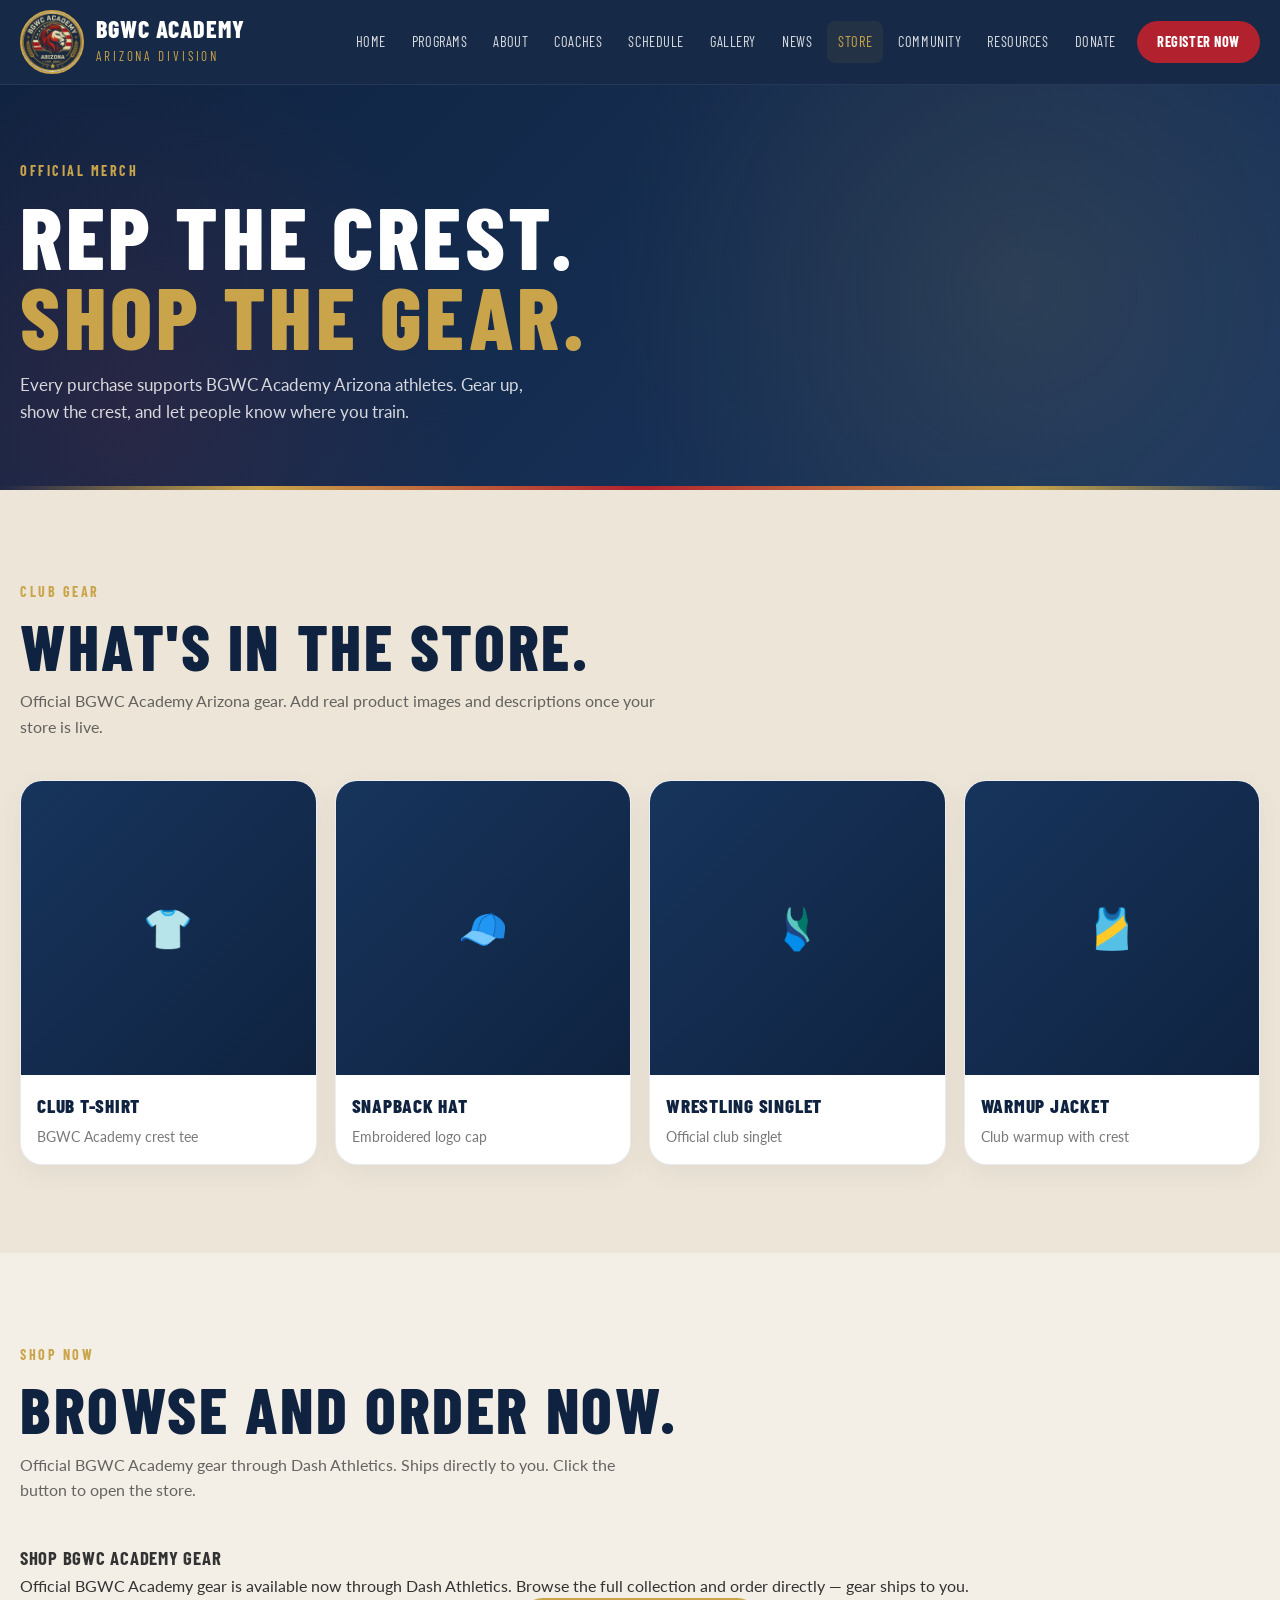
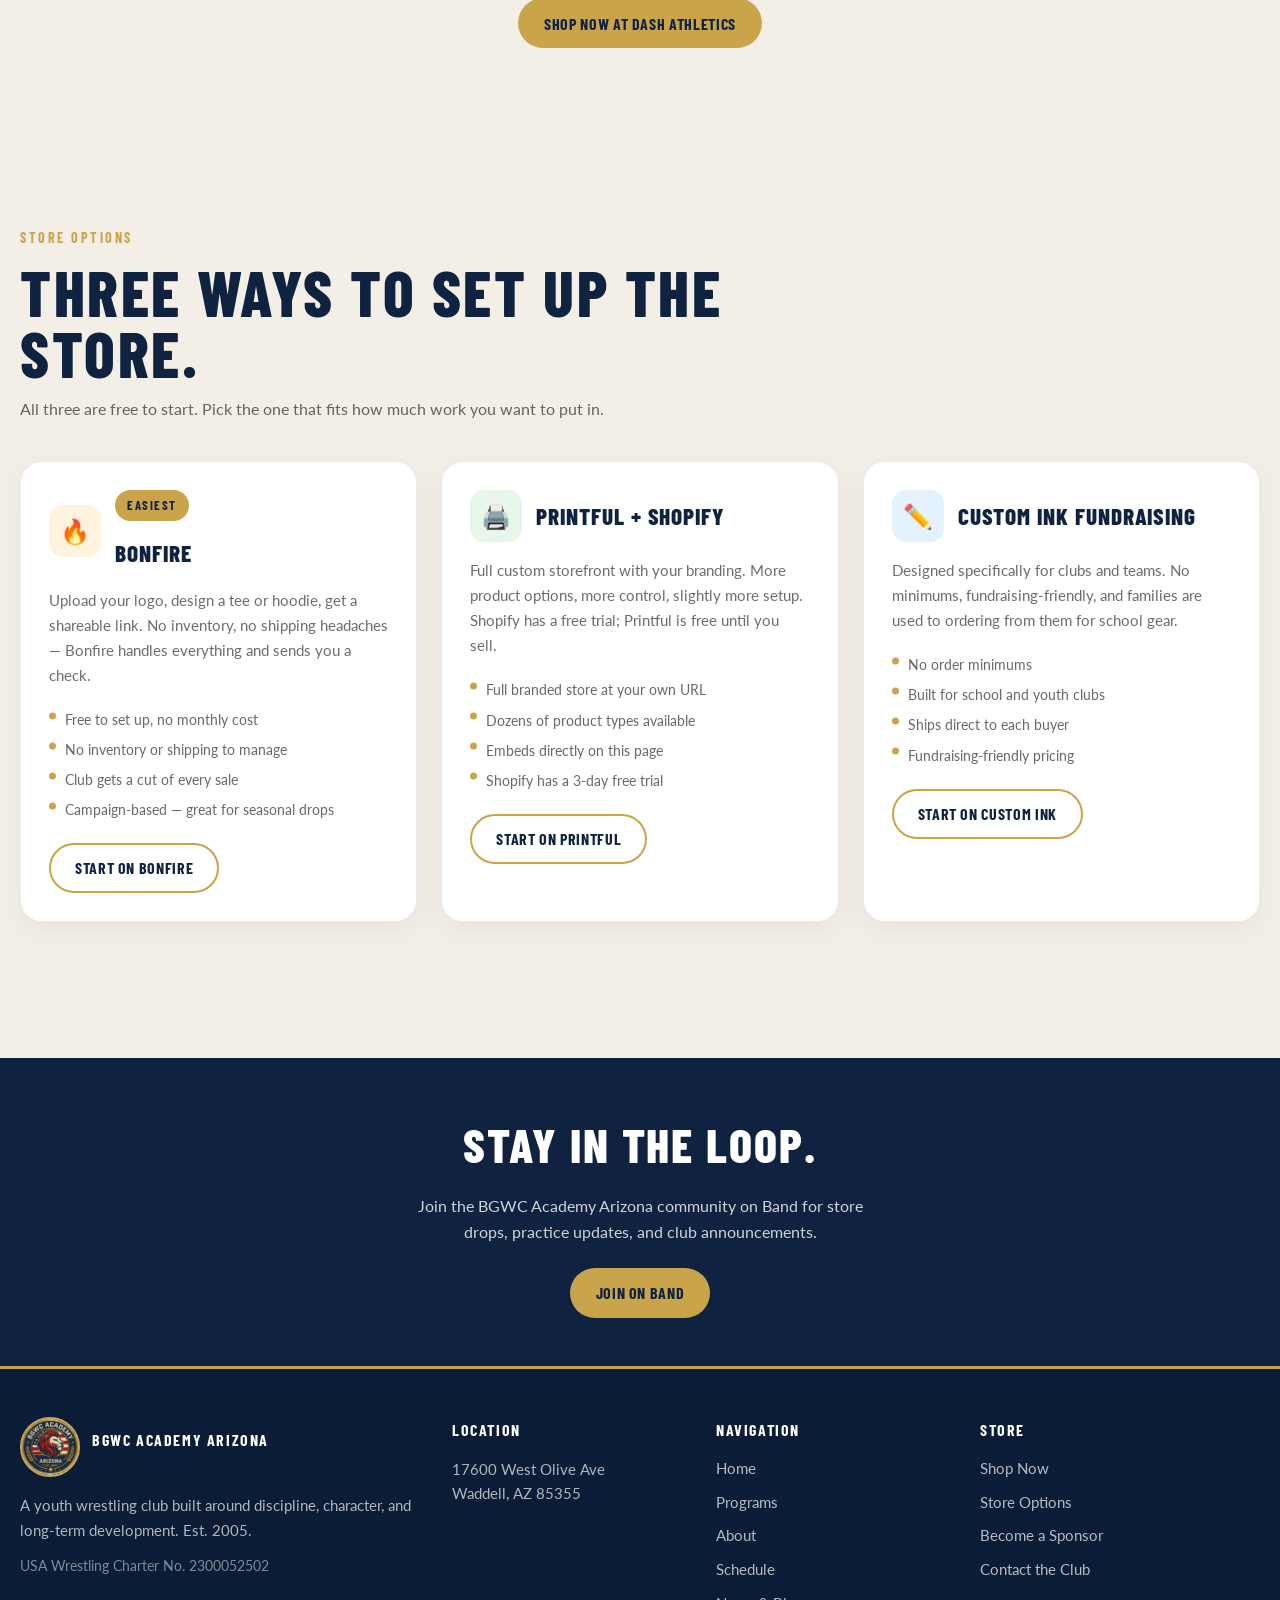
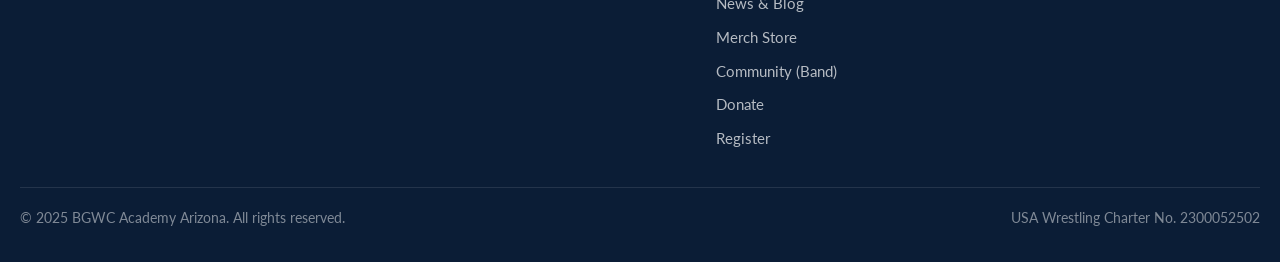
<file: store/index.html>
<!DOCTYPE html>
<html lang="en">
<head>
  <meta charset="UTF-8" />
  <meta name="viewport" content="width=device-width, initial-scale=1.0" />
  <title>Merch Store — BGWC Academy Arizona</title>
  <meta name="description" content="Official BGWC Academy Arizona merchandise. Rep the crest, support the club." />
  <link rel="icon" type="image/png" href="../assets/BGWC_Academy_Logo_Transparent.png" />
  <link rel="stylesheet" href="../assets/site.css" />
  <style>
    /* ── Store hero ── */
    .store-hero {
      background: linear-gradient(135deg, #0F2340 0%, #1a3660 100%);
      color: var(--white);
      padding: 72px 0 64px;
      position: relative;
      overflow: hidden;
    }
    .store-hero::before {
      content: "";
      position: absolute;
      inset: 0;
      background:
        radial-gradient(circle at 80% 50%, rgba(201,164,74,0.12), transparent 40%),
        radial-gradient(circle at 10% 80%, rgba(178,34,46,0.14), transparent 30%);
      pointer-events: none;
    }
    .store-hero::after {
      content: "";
      position: absolute;
      bottom: 0; left: 0; right: 0;
      height: 4px;
      background: linear-gradient(90deg, transparent, var(--gold) 20%, var(--red) 50%, var(--gold) 80%, transparent);
    }
    .store-hero-inner { position: relative; z-index: 1; }
    .store-hero h1 {
      font-size: clamp(3rem, 7vw, 5.5rem);
      font-weight: 800;
      line-height: 0.92;
      margin-bottom: 16px;
    }
    .store-hero p {
      font-family: Lato, sans-serif;
      text-transform: none;
      letter-spacing: 0;
      font-size: 1.05rem;
      color: rgba(255,255,255,0.82);
      max-width: 520px;
    }

    /* ── Platform cards ── */
    .platforms-section { background: var(--cream); }
    .platforms-grid {
      display: grid;
      grid-template-columns: repeat(3, 1fr);
      gap: 24px;
      margin-bottom: 48px;
    }
    .platform-card {
      padding: 0;
      overflow: hidden;
      transition: transform 0.2s;
    }
    .platform-card:hover { transform: translateY(-4px); }
    .platform-top {
      padding: 28px 28px 0;
      display: flex;
      align-items: center;
      gap: 14px;
    }
    .platform-icon {
      width: 52px;
      height: 52px;
      border-radius: 14px;
      display: grid;
      place-items: center;
      flex: 0 0 auto;
      font-size: 1.5rem;
    }
    .platform-card h3 {
      color: var(--navy);
      font-size: 1.45rem;
      font-weight: 800;
    }
    .platform-body { padding: 16px 28px 28px; }
    .platform-body p {
      font-family: Lato, sans-serif;
      text-transform: none;
      letter-spacing: 0;
      color: rgba(51,51,51,0.72);
      font-size: 0.95rem;
      line-height: 1.65;
      margin-bottom: 20px;
    }
    .platform-pros {
      display: grid;
      gap: 7px;
      margin-bottom: 22px;
    }
    .platform-pros li {
      font-size: 0.9rem;
      color: rgba(51,51,51,0.74);
      padding-left: 16px;
      position: relative;
    }
    .platform-pros li::before {
      content: "";
      width: 7px; height: 7px;
      border-radius: 50%;
      background: var(--gold);
      position: absolute;
      left: 0; top: 0.52em;
      transform: translateY(-50%);
    }
    .recommended-badge {
      display: inline-flex;
      align-items: center;
      gap: 6px;
      background: var(--gold);
      color: var(--navy);
      font-family: "Barlow Condensed", sans-serif;
      font-size: 0.8rem;
      font-weight: 700;
      letter-spacing: 0.12em;
      text-transform: uppercase;
      border-radius: 999px;
      padding: 5px 12px;
      margin-bottom: 14px;
    }

    /* ── Live store embed ── -->
    .store-embed-section {
      background: linear-gradient(180deg, #18345d, #13243B);
      color: var(--white);
    }
    .store-embed-section .section-head h2 { color: var(--white); }
    .store-embed-section .section-head p  { color: rgba(255,255,255,0.78); }
    .store-embed-wrap {
      border-radius: var(--radius);
      overflow: hidden;
      border: 1px solid rgba(201,164,74,0.24);
      box-shadow: var(--shadow);
      background: var(--white);
      min-height: 500px;
    }
    .store-placeholder {
      background: rgba(255,255,255,0.04);
      border: 2px dashed rgba(201,164,74,0.3);
      border-radius: var(--radius);
      padding: 64px 40px;
      text-align: center;
    }
    .store-placeholder h3 {
      color: var(--white);
      font-size: 1.6rem;
      font-weight: 800;
      margin-bottom: 12px;
    }
    .store-placeholder p {
      font-family: Lato, sans-serif;
      text-transform: none;
      letter-spacing: 0;
      color: rgba(255,255,255,0.7);
      font-size: 0.96rem;
      max-width: 520px;
      margin: 0 auto 24px;
    }
    .store-placeholder code {
      display: block;
      background: rgba(0,0,0,0.3);
      border: 1px solid rgba(255,255,255,0.12);
      border-radius: 10px;
      padding: 14px 18px;
      font-family: monospace;
      font-size: 0.86rem;
      color: #e8c96a;
      max-width: 560px;
      margin: 0 auto 24px;
      text-align: left;
      word-break: break-all;
    }

    /* ── Merch preview cards ── */
    .merch-section { background: var(--cream-dark); }
    .merch-grid {
      display: grid;
      grid-template-columns: repeat(4, 1fr);
      gap: 18px;
    }
    .merch-card { overflow: hidden; transition: transform 0.2s; }
    .merch-card:hover { transform: translateY(-3px); }
    .merch-img {
      aspect-ratio: 1;
      background: linear-gradient(135deg, #17345c, #0F2340);
      display: grid;
      place-items: center;
      font-size: 2.5rem;
    }
    .merch-body { padding: 16px; }
    .merch-body h3 {
      color: var(--navy);
      font-size: 1.2rem;
      font-weight: 800;
      margin-bottom: 4px;
    }
    .merch-body p {
      color: rgba(51,51,51,0.66);
      font-size: 0.88rem;
      font-family: Lato, sans-serif;
      text-transform: none;
      letter-spacing: 0;
    }

    /* ── Band CTA strip ── */
    .band-strip {
      background: var(--navy);
      color: var(--white);
      padding: 48px 0;
      text-align: center;
    }
    .band-strip h2 {
      color: var(--white);
      font-size: clamp(2rem, 4vw, 3rem);
      font-weight: 800;
      margin-bottom: 10px;
    }
    .band-strip p {
      font-family: Lato, sans-serif;
      text-transform: none;
      letter-spacing: 0;
      color: rgba(255,255,255,0.8);
      max-width: 480px;
      margin: 0 auto 24px;
    }
    .band-strip .btn-row { justify-content: center; }

    @media (max-width: 900px) {
      .platforms-grid { grid-template-columns: 1fr; }
      .merch-grid { grid-template-columns: 1fr 1fr; }
    }
    @media (max-width: 560px) {
      .merch-grid { grid-template-columns: 1fr 1fr; }
    }
  </style>
</head>
<body>

<header>
  <div class="container header-inner">
    <a href="../index.html" class="brand">
      <div class="brand-mark">
        <img src="../assets/BGWC_Academy_Logo_Transparent.png" alt="BGWC Academy Arizona logo" />
      </div>
      <div>
        <div class="brand-name">BGWC Academy</div>
        <div class="brand-sub">Arizona Division</div>
      </div>
    </a>
    <button class="nav-toggle" aria-label="Toggle navigation" onclick="this.closest('header').querySelector('nav').classList.toggle('open')">
      <span></span><span></span><span></span>
    </button>
    <nav>
      <a class="nav-link" href="../index.html">Home</a>
      <a class="nav-link" href="../programs/index.html">Programs</a>
      <a class="nav-link" href="../about/index.html">About</a>
      <a class="nav-link" href="../coaches/index.html">Coaches</a>
      <a class="nav-link" href="../schedule/index.html">Schedule</a>
      <a class="nav-link" href="../gallery/index.html">Gallery</a>
      <a class="nav-link" href="../blog/index.html">News</a>
      <a class="nav-link active" href="index.html">Store</a>
      <a class="nav-link" href="../community/index.html">Community</a>
      <a class="nav-link" href="../resources/index.html">Resources</a>
      <a class="nav-link" href="../donate/index.html">Donate</a>
      <a class="btn btn-primary nav-cta" href="../forms/index.html">Register Now</a>
    </nav>
  </div>
</header>

<div class="store-hero">
  <div class="container store-hero-inner">
    <div class="eyebrow">Official Merch</div>
    <h1>Rep the Crest.<br><span style="color:var(--gold);">Shop the Gear.</span></h1>
    <p>Every purchase supports BGWC Academy Arizona athletes. Gear up, show the crest, and let people know where you train.</p>
  </div>
</div>

<main>

<!-- ── MERCH PREVIEW ── -->
<section class="merch-section">
  <div class="container">
    <div class="section-head">
      <div class="eyebrow">Club Gear</div>
      <h2>What's in the store.</h2>
      <p>Official BGWC Academy Arizona gear. Add real product images and descriptions once your store is live.</p>
    </div>
    <div class="merch-grid">
      <article class="card merch-card">
        <div class="merch-img">👕</div>
        <div class="merch-body">
          <h3>Club T-Shirt</h3>
          <p>BGWC Academy crest tee</p>
        </div>
      </article>
      <article class="card merch-card">
        <div class="merch-img">🧢</div>
        <div class="merch-body">
          <h3>Snapback Hat</h3>
          <p>Embroidered logo cap</p>
        </div>
      </article>
      <article class="card merch-card">
        <div class="merch-img">🩱</div>
        <div class="merch-body">
          <h3>Wrestling Singlet</h3>
          <p>Official club singlet</p>
        </div>
      </article>
      <article class="card merch-card">
        <div class="merch-img">🎽</div>
        <div class="merch-body">
          <h3>Warmup Jacket</h3>
          <p>Club warmup with crest</p>
        </div>
      </article>
    </div>
  </div>
</section>

<!-- ── LIVE STORE EMBED ── -->
<section class="store-embed-section">
  <div class="container">
    <div class="section-head">
      <div class="eyebrow">Shop Now</div>
      <h2>Browse and order now.</h2>
      <p>Official BGWC Academy gear through Dash Athletics. Ships directly to you. Click the button to open the store.</p>
    </div>

    <!--
      ════════════════════════════════════════════════
      HOW TO CONNECT YOUR STORE:

      OPTION 1 — PRINTFUL + SHOPIFY (recommended)
        1. Go to printful.com, create a free account
        2. Design your products (upload the BGWC crest logo)
        3. Connect to a free Shopify trial store
        4. In Shopify: Online Store → Themes → Edit code
           OR use the Buy Button channel to get an embed snippet
        5. Paste the iframe or Buy Button embed below

      OPTION 2 — BONFIRE (simplest, free, no inventory)
        1. Go to bonfire.com, create a free campaign
        2. Upload the BGWC logo, design your products
        3. Get your campaign URL: bonfire.com/bgwc-academy
        4. Replace the href on the "Open Store" button below

      OPTION 3 — CUSTOM INK FUNDRAISING
        Go to customink.com/fundraising — free storefront,
        no minimum orders, ships direct to buyers.

      Replace the placeholder div below with your embed code
      OR just update the button href to your store URL.
      ════════════════════════════════════════════════
    -->

    <div class="store-placeholder">
      <h3>Shop BGWC Academy Gear</h3>
      <p>Official BGWC Academy gear is available now through Dash Athletics. Browse the full collection and order directly — gear ships to you.</p>
      <div class="btn-row" style="justify-content:center;">
        <a class="btn btn-gold" href="https://dash-athletics.square.site/s/search?q=Bgwc" target="_blank" rel="noopener">Shop Now at Dash Athletics</a>
      </div>
    </div>

  </div>
</section>

<!-- ── PLATFORM OPTIONS ── -->
<section class="platforms-section">
  <div class="container">
    <div class="section-head">
      <div class="eyebrow">Store Options</div>
      <h2>Three ways to set up the store.</h2>
      <p>All three are free to start. Pick the one that fits how much work you want to put in.</p>
    </div>
    <div class="platforms-grid">

      <article class="card platform-card">
        <div class="platform-top">
          <div class="platform-icon" style="background:#fff3e0;">🔥</div>
          <div>
            <div class="recommended-badge">Easiest</div>
            <h3>Bonfire</h3>
          </div>
        </div>
        <div class="platform-body">
          <p>Upload your logo, design a tee or hoodie, get a shareable link. No inventory, no shipping headaches — Bonfire handles everything and sends you a check.</p>
          <ul class="platform-pros">
            <li>Free to set up, no monthly cost</li>
            <li>No inventory or shipping to manage</li>
            <li>Club gets a cut of every sale</li>
            <li>Campaign-based — great for seasonal drops</li>
          </ul>
          <a class="btn btn-outline-navy" href="https://www.bonfire.com" target="_blank" rel="noopener">Start on Bonfire</a>
        </div>
      </article>

      <article class="card platform-card">
        <div class="platform-top">
          <div class="platform-icon" style="background:#e8f5e9;">🖨️</div>
          <div>
            <h3>Printful + Shopify</h3>
          </div>
        </div>
        <div class="platform-body">
          <p>Full custom storefront with your branding. More product options, more control, slightly more setup. Shopify has a free trial; Printful is free until you sell.</p>
          <ul class="platform-pros">
            <li>Full branded store at your own URL</li>
            <li>Dozens of product types available</li>
            <li>Embeds directly on this page</li>
            <li>Shopify has a 3-day free trial</li>
          </ul>
          <a class="btn btn-outline-navy" href="https://www.printful.com" target="_blank" rel="noopener">Start on Printful</a>
        </div>
      </article>

      <article class="card platform-card">
        <div class="platform-top">
          <div class="platform-icon" style="background:#e3f2fd;">✏️</div>
          <div>
            <h3>Custom Ink Fundraising</h3>
          </div>
        </div>
        <div class="platform-body">
          <p>Designed specifically for clubs and teams. No minimums, fundraising-friendly, and families are used to ordering from them for school gear.</p>
          <ul class="platform-pros">
            <li>No order minimums</li>
            <li>Built for school and youth clubs</li>
            <li>Ships direct to each buyer</li>
            <li>Fundraising-friendly pricing</li>
          </ul>
          <a class="btn btn-outline-navy" href="https://www.customink.com/fundraising" target="_blank" rel="noopener">Start on Custom Ink</a>
        </div>
      </article>

    </div>
  </div>
</section>

<!-- ── BAND STRIP ── -->
<section class="band-strip">
  <div class="container">
    <h2>Stay in the loop.</h2>
    <p>Join the BGWC Academy Arizona community on Band for store drops, practice updates, and club announcements.</p>
    <div class="btn-row">
      <a class="btn btn-gold" href="../community/index.html">Join on Band</a>
    </div>
  </div>
</section>

</main>

<footer>
  <div class="container">
    <div class="footer-grid">
      <div>
        <div class="footer-brand">
          <img src="../assets/BGWC_Academy_Logo_Transparent.png" alt="BGWC Academy Arizona" />
          <div><div class="footer-title">BGWC Academy Arizona</div></div>
        </div>
        <p class="footer-copy">A youth wrestling club built around discipline, character, and long-term development. Est. 2005.</p>
        <p style="font-size:0.85rem;color:rgba(255,255,255,0.48);margin-top:14px;">USA Wrestling Charter No. 2300052502</p>
      </div>
      <div>
        <div class="footer-title">Location</div>
        <p class="footer-copy">17600 West Olive Ave<br>Waddell, AZ 85355</p>
      </div>
      <div>
        <div class="footer-title">Navigation</div>
        <div class="footer-links">
          <a href="../index.html">Home</a>
          <a href="../programs/index.html">Programs</a>
          <a href="../about/index.html">About</a>
          <a href="../schedule/index.html">Schedule</a>
          <a href="../blog/index.html">News &amp; Blog</a>
          <a href="index.html">Merch Store</a>
          <a href="../community/index.html">Community (Band)</a>
          <a href="../donate/index.html">Donate</a>
          <a href="../forms/index.html">Register</a>
        </div>
      </div>
      <div>
        <div class="footer-title">Store</div>
        <div class="footer-links">
          <a href="index.html">Shop Now</a>
          <a href="index.html#platforms">Store Options</a>
          <a href="../donate/index.html#sponsor">Become a Sponsor</a>
          <a href="../forms/index.html#tab-contact">Contact the Club</a>
        </div>
      </div>
    </div>
    <div class="footer-bottom">
      <span>&copy; 2025 BGWC Academy Arizona. All rights reserved.</span>
      <span>USA Wrestling Charter No. 2300052502</span>
    </div>
  </div>
</footer>

</body>
</html>
</file>
<file: assets/site.css>
/* ============================================================
   BGWC Academy Arizona — Shared Stylesheet
   Colors: Navy #0F2340 | Gold #C9A44A | Red #B2222E | Cream #F4EFE6
   Fonts: Barlow Condensed (display) | Lato (body)
   ============================================================ */

@import url('https://fonts.googleapis.com/css2?family=Barlow+Condensed:wght@600;700;800&family=Lato:wght@400;700&display=swap');

:root {
  --navy:       #0F2340;
  --navy-dark:  #0b1d36;
  --navy-mid:   #13243B;
  --gold:       #C9A44A;
  --gold-light: #e2c47a;
  --red:        #B2222E;
  --cream:      #F4EFE6;
  --cream-dark: #ede6d8;
  --white:      #FFFFFF;
  --charcoal:   #333333;
  --max:        1240px;
  --radius:     22px;
  --shadow:     0 18px 45px rgba(7,13,24,0.18);
}

*, *::before, *::after { box-sizing: border-box; }
html { scroll-behavior: smooth; }

body {
  margin: 0;
  font-family: Lato, Arial, sans-serif;
  color: var(--charcoal);
  background: var(--cream);
  line-height: 1.6;
}

img { max-width: 100%; display: block; }
a { color: inherit; text-decoration: none; }
p, h1, h2, h3, h4 { margin: 0; }
ul { margin: 0; padding: 0; list-style: none; }

/* ---- Typography families ---- */
.display,
h1, h2, h3, h4,
.eyebrow, .btn,
.nav-link, .brand-name, .brand-sub,
.trust-title, .section-kicker,
.footer-title {
  font-family: "Barlow Condensed", sans-serif;
  text-transform: uppercase;
  letter-spacing: 0.04em;
}

/* ---- Layout ---- */
.container {
  width: min(var(--max), calc(100% - 40px));
  margin: 0 auto;
}

section { padding: 88px 0; }

/* ---- Eyebrow ---- */
.eyebrow {
  display: inline-block;
  color: var(--gold);
  font-size: 0.88rem;
  letter-spacing: 0.18em;
  font-weight: 700;
  margin-bottom: 12px;
}

/* ---- Section head ---- */
.section-head {
  max-width: 760px;
  margin-bottom: 40px;
}
.section-head h2 {
  color: var(--navy);
  font-size: clamp(2.4rem, 5vw, 4rem);
  line-height: 0.95;
  font-weight: 800;
  margin-bottom: 12px;
}
.section-head p {
  color: rgba(51,51,51,0.74);
  font-size: 1rem;
  max-width: 640px;
}

/* ---- Buttons ---- */
.btn {
  display: inline-flex;
  align-items: center;
  justify-content: center;
  min-height: 50px;
  padding: 0 24px;
  border-radius: 999px;
  border: 2px solid transparent;
  font-size: 1rem;
  font-weight: 700;
  cursor: pointer;
  transition: transform 0.15s ease, background 0.15s ease, border-color 0.15s ease, color 0.15s ease;
  white-space: nowrap;
}
.btn:hover { transform: translateY(-2px); }
.btn-primary   { background: var(--red);   color: var(--white); }
.btn-primary:hover { background: #991c26; }
.btn-gold      { background: var(--gold);  color: var(--navy); }
.btn-gold:hover { background: var(--gold-light); }
.btn-outline-white { background: transparent; color: var(--white); border-color: rgba(255,255,255,0.5); }
.btn-outline-white:hover { background: rgba(255,255,255,0.1); }
.btn-outline-navy  { background: transparent; color: var(--navy); border-color: var(--gold); }
.btn-outline-navy:hover { background: var(--navy); color: var(--white); }

.btn-row {
  display: flex;
  flex-wrap: wrap;
  gap: 14px;
}

/* ---- Cards ---- */
.card {
  background: var(--white);
  border: 1px solid rgba(15,35,64,0.08);
  border-radius: var(--radius);
  box-shadow: 0 8px 28px rgba(15,35,64,0.06);
  overflow: hidden;
}

/* ---- Section kicker ---- */
.section-kicker {
  display: inline-block;
  color: var(--red);
  font-size: 0.84rem;
  font-weight: 700;
  letter-spacing: 0.1em;
  margin-bottom: 8px;
}

/* ============================================================
   HEADER / NAV
   ============================================================ */
header {
  position: sticky;
  top: 0;
  z-index: 100;
  background: rgba(15,35,64,0.97);
  backdrop-filter: blur(10px);
  border-bottom: 1px solid rgba(255,255,255,0.07);
}

.header-inner {
  min-height: 84px;
  display: flex;
  align-items: center;
  justify-content: space-between;
  gap: 20px;
}

/* Brand */
.brand {
  display: flex;
  align-items: center;
  gap: 12px;
}
.brand-mark {
  width: 64px;
  height: 64px;
  border-radius: 50%;
  border: 2px solid var(--gold);
  overflow: hidden;
  flex: 0 0 auto;
  background: var(--navy);
}
.brand-mark img { width: 100%; height: 100%; object-fit: cover; }
.brand-name {
  color: var(--white);
  font-size: 1.5rem;
  font-weight: 800;
  line-height: 1;
}
.brand-sub {
  color: var(--gold);
  font-size: 0.82rem;
  letter-spacing: 0.22em;
  margin-top: 5px;
}

/* Nav links */
nav {
  display: flex;
  flex-wrap: wrap;
  align-items: center;
  justify-content: flex-end;
  gap: 4px;
}
.nav-link {
  color: rgba(255,255,255,0.84);
  font-size: 0.9rem;
  padding: 9px 11px;
  border-radius: 8px;
  transition: color 0.15s, background 0.15s;
}
.nav-link:hover,
.nav-link.active { color: var(--gold); background: rgba(201,164,74,0.08); }
.nav-cta {
  margin-left: 6px;
  padding: 0 18px;
  min-height: 42px;
  font-size: 0.9rem;
}

/* Hamburger (mobile) */
.nav-toggle {
  display: none;
  flex-direction: column;
  gap: 5px;
  background: none;
  border: none;
  cursor: pointer;
  padding: 6px;
}
.nav-toggle span {
  display: block;
  width: 24px;
  height: 2px;
  background: var(--white);
  border-radius: 2px;
  transition: transform 0.2s, opacity 0.2s;
}

/* ============================================================
   FOOTER
   ============================================================ */
footer {
  background: var(--navy-dark);
  color: rgba(255,255,255,0.76);
  padding: 48px 0 32px;
  border-top: 3px solid var(--gold);
}
.footer-grid {
  display: grid;
  grid-template-columns: 1.4fr 0.8fr 0.8fr 1fr;
  gap: 40px;
  margin-bottom: 36px;
}
.footer-brand {
  display: flex;
  align-items: center;
  gap: 12px;
  margin-bottom: 16px;
}
.footer-brand img {
  width: 60px;
  height: 60px;
  border-radius: 50%;
  border: 2px solid var(--gold);
  object-fit: cover;
}
.footer-title {
  color: var(--white);
  font-size: 1rem;
  font-weight: 700;
  letter-spacing: 0.1em;
  margin-bottom: 14px;
}
.footer-copy {
  font-size: 0.93rem;
  line-height: 1.65;
  color: rgba(255,255,255,0.68);
}
.footer-links { display: grid; gap: 10px; }
.footer-links a {
  font-size: 0.93rem;
  color: rgba(255,255,255,0.7);
  transition: color 0.15s;
}
.footer-links a:hover { color: var(--gold); }
.footer-bottom {
  border-top: 1px solid rgba(255,255,255,0.1);
  padding-top: 20px;
  display: flex;
  justify-content: space-between;
  align-items: center;
  flex-wrap: wrap;
  gap: 10px;
  font-size: 0.85rem;
  color: rgba(255,255,255,0.48);
}
.footer-bottom a { color: var(--gold); }

/* ============================================================
   PAGE HERO (inner pages)
   ============================================================ */
.page-hero {
  background: linear-gradient(135deg, var(--navy) 0%, #1a3660 100%);
  color: var(--white);
  padding: 72px 0 64px;
  position: relative;
  overflow: hidden;
}
.page-hero::before {
  content: "";
  position: absolute;
  inset: 0;
  background:
    radial-gradient(circle at 80% 50%, rgba(201,164,74,0.12), transparent 40%),
    radial-gradient(circle at 10% 80%, rgba(178,34,46,0.14), transparent 30%);
  pointer-events: none;
}
.page-hero::after {
  content: "";
  position: absolute;
  bottom: 0;
  left: 0;
  right: 0;
  height: 4px;
  background: linear-gradient(90deg, transparent, var(--gold) 20%, var(--red) 50%, var(--gold) 80%, transparent);
}
.page-hero-inner { position: relative; z-index: 1; }
.page-hero h1 {
  font-size: clamp(3rem, 7vw, 5.5rem);
  font-weight: 800;
  line-height: 0.92;
  margin-bottom: 16px;
}
.page-hero p {
  font-family: Lato, sans-serif;
  text-transform: none;
  letter-spacing: 0;
  font-size: 1.05rem;
  color: rgba(255,255,255,0.82);
  max-width: 560px;
}

/* ============================================================
   GOOGLE FORM EMBED
   ============================================================ */
.gform-wrap {
  border-radius: var(--radius);
  overflow: hidden;
  border: 1px solid rgba(201,164,74,0.22);
  box-shadow: var(--shadow);
  background: var(--white);
}
.gform-wrap iframe {
  width: 100%;
  border: none;
  display: block;
}

/* ============================================================
   TRUST BAR
   ============================================================ */
.trust-bar {
  background: var(--navy-mid);
  padding: 24px 0;
  border-top: 1px solid rgba(201,164,74,0.16);
  border-bottom: 1px solid rgba(201,164,74,0.16);
}
.trust-grid {
  display: grid;
  grid-template-columns: repeat(4, 1fr);
  gap: 0;
  border: 1px solid rgba(201,164,74,0.14);
  border-radius: var(--radius);
  overflow: hidden;
}
.trust-item {
  padding: 22px 20px;
  border-right: 1px solid rgba(201,164,74,0.12);
}
.trust-item:last-child { border-right: none; }
.trust-title {
  color: var(--white);
  font-size: 0.98rem;
  font-weight: 700;
  margin-bottom: 5px;
}
.trust-copy {
  color: rgba(244,239,230,0.72);
  font-size: 0.9rem;
}

/* ============================================================
   RESPONSIVE
   ============================================================ */
@media (max-width: 1100px) {
  .footer-grid { grid-template-columns: 1fr 1fr; }
  .trust-grid  { grid-template-columns: 1fr 1fr; }
}

@media (max-width: 760px) {
  section { padding: 64px 0; }
  .container { width: min(var(--max), calc(100% - 28px)); }
  .header-inner { min-height: auto; padding: 14px 0; flex-wrap: wrap; }
  nav {
    display: none;
    width: 100%;
    flex-direction: column;
    align-items: flex-start;
    padding-bottom: 12px;
  }
  nav.open { display: flex; }
  .nav-toggle { display: flex; }
  .footer-grid { grid-template-columns: 1fr; gap: 28px; }
  .trust-grid  { grid-template-columns: 1fr; }
  .trust-item  { border-right: none; border-bottom: 1px solid rgba(201,164,74,0.1); }
  .trust-item:last-child { border-bottom: none; }
}
</file>
